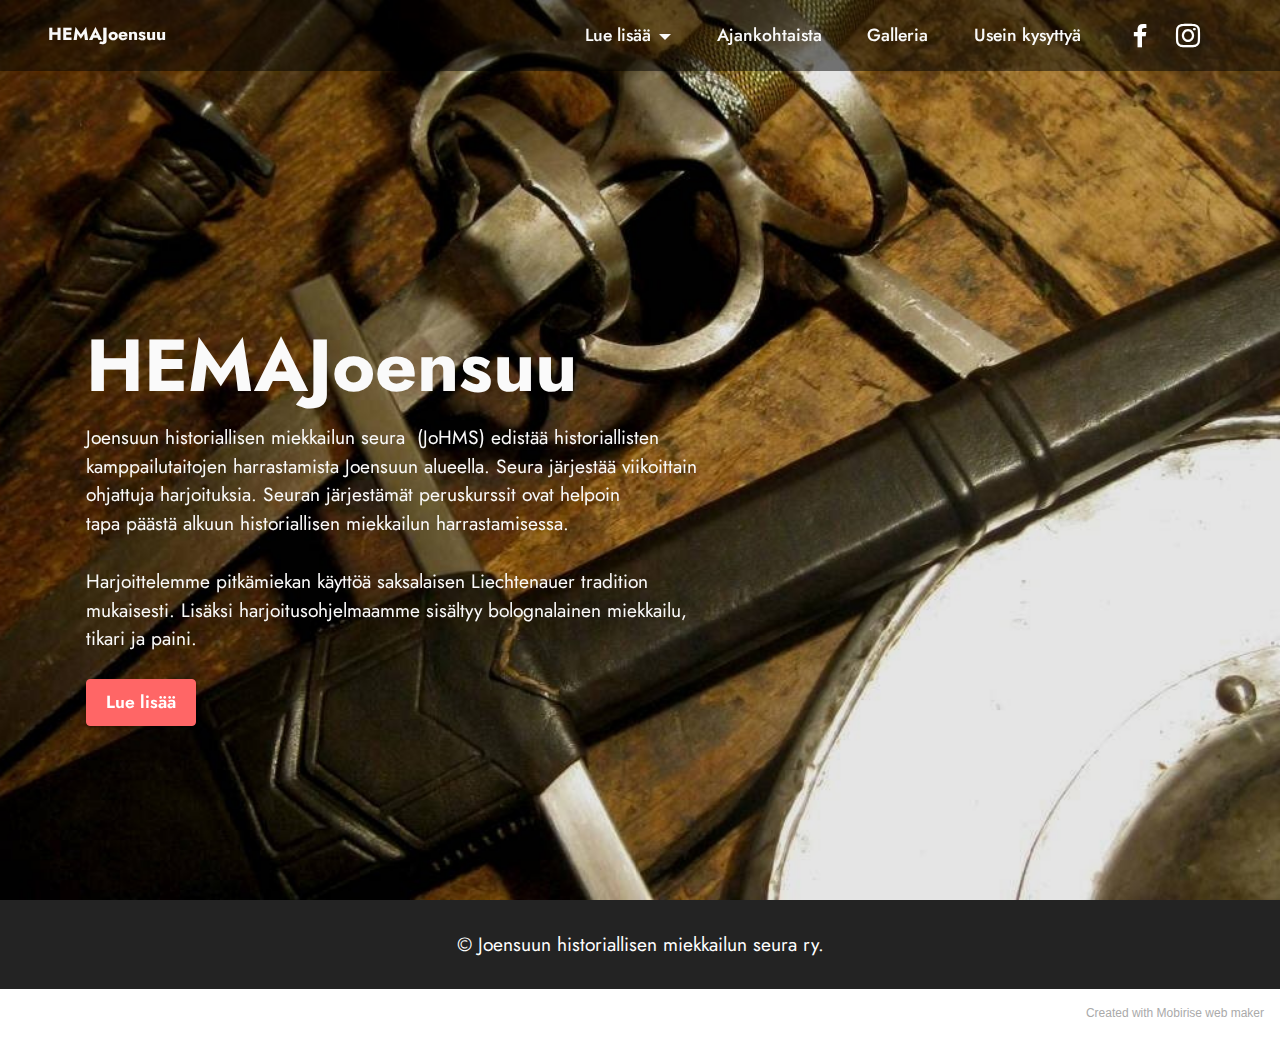
<file: index.html>
<!DOCTYPE html>
<html  >
<head>
  <!-- Site made with Mobirise Website Builder v5.4.1, https://mobirise.com -->
  <meta charset="UTF-8">
  <meta http-equiv="X-UA-Compatible" content="IE=edge">
  <meta name="generator" content="Mobirise v5.4.1, mobirise.com">
  <meta name="viewport" content="width=device-width, initial-scale=1, minimum-scale=1">
  <link rel="shortcut icon" href="assets/images/crossedswords-128x128.png" type="image/x-icon">
  <meta name="description" content="">
  
  
  <title>Koti</title>
  <link rel="stylesheet" href="assets/bootstrap/css/bootstrap.min.css">
  <link rel="stylesheet" href="assets/bootstrap/css/bootstrap-grid.min.css">
  <link rel="stylesheet" href="assets/bootstrap/css/bootstrap-reboot.min.css">
  <link rel="stylesheet" href="assets/parallax/jarallax.css">
  <link rel="stylesheet" href="assets/dropdown/css/style.css">
  <link rel="stylesheet" href="assets/socicon/css/styles.css">
  <link rel="stylesheet" href="assets/theme/css/style.css">
  <link rel="preload" href="https://fonts.googleapis.com/css?family=Jost:100,200,300,400,500,600,700,800,900,100i,200i,300i,400i,500i,600i,700i,800i,900i&display=swap" as="style" onload="this.onload=null;this.rel='stylesheet'">
  <noscript><link rel="stylesheet" href="https://fonts.googleapis.com/css?family=Jost:100,200,300,400,500,600,700,800,900,100i,200i,300i,400i,500i,600i,700i,800i,900i&display=swap"></noscript>
  <link rel="preload" as="style" href="assets/mobirise/css/mbr-additional.css"><link rel="stylesheet" href="assets/mobirise/css/mbr-additional.css" type="text/css">
  
  
  
  
</head>
<body>
  
  <section data-bs-version="5.1" class="menu menu3 cid-siMtjg2NMk" once="menu" id="menu3-1">
    
    <nav class="navbar navbar-dropdown navbar-fixed-top navbar-expand-lg">
        <div class="container-fluid">
            <div class="navbar-brand">
                
                <span class="navbar-caption-wrap"><a class="navbar-caption text-white text-primary display-4" href="index.html">HEMAJoensuu</a></span>
            </div>
            <button class="navbar-toggler" type="button" data-toggle="collapse" data-bs-toggle="collapse" data-target="#navbarSupportedContent" data-bs-target="#navbarSupportedContent" aria-controls="navbarNavAltMarkup" aria-expanded="false" aria-label="Toggle navigation">
                <div class="hamburger">
                    <span></span>
                    <span></span>
                    <span></span>
                    <span></span>
                </div>
            </button>
            <div class="collapse navbar-collapse" id="navbarSupportedContent">
                <ul class="navbar-nav nav-dropdown nav-right" data-app-modern-menu="true"><li class="nav-item dropdown"><a class="nav-link link text-white text-primary dropdown-toggle display-4" href="#" data-toggle="dropdown-submenu" data-bs-toggle="dropdown" aria-expanded="false">Lue lisää</a><div class="dropdown-menu"><a class="text-white text-primary dropdown-item display-4" href="readmore.html" aria-expanded="false">Tietoa lajista</a><a class="text-white text-primary dropdown-item display-4" href="contact.html">Ota yhteyttä</a></div></li>
                    <li class="nav-item"><a class="nav-link link text-white text-primary display-4" href="needtoknow.html">Ajankohtaista</a></li><li class="nav-item"><a class="nav-link link text-white text-primary display-4" href="gallery.html">Galleria</a></li>
                    <li class="nav-item"><a class="nav-link link text-white text-primary display-4" href="faq.html" aria-expanded="false">Usein kysyttyä</a>
                    </li></ul>
                <div class="icons-menu">
                    <a class="iconfont-wrapper" href="https://www.facebook.com/joensuuhms" target="_blank">
                        <span class="p-2 mbr-iconfont socicon-facebook socicon"></span>
                    </a>
                    <a class="iconfont-wrapper" href="https://www.instagram.com/joensuuhms/" target="_blank">
                        <span class="p-2 mbr-iconfont socicon-instagram socicon"></span>
                    </a>
                    
                    
                </div>
                
            </div>
        </div>
    </nav>
</section>

<section data-bs-version="5.1" class="header1 cid-siMtefG9Xg mbr-fullscreen mbr-parallax-background" id="header1-0">

    

    

    <div class="container">
        <div class="row">
            <div class="col-12 col-lg-7">
                <h1 class="mbr-section-title mbr-fonts-style mb-3 display-1"><strong><br></strong><br><strong>HEMAJoensuu</strong></h1>
                
                <p class="mbr-text mbr-fonts-style display-7">Joensuun historiallisen miekkailun seura &nbsp;(JoHMS) edistää historiallisten kamppailutaitojen harrastamista Joensuun alueella.&nbsp;Seura järjestää viikoittain ohjattuja harjoituksia. Seuran järjestämät peruskurssit ovat helpoin tapa&nbsp;päästä&nbsp;alkuun historiallisen miekkailun harrastamisessa.<br><br>Harjoittelemme pitkämiekan käyttöä saksalaisen Liechtenauer tradition mukaisesti. Lisäksi harjoitusohjelmaamme sisältyy bolognalainen miekkailu, tikari ja paini.</p>
                <div class="mbr-section-btn mt-3"><a class="btn btn-secondary display-4" href="readmore.html">Lue lisää</a></div>
            </div>
        </div>
    </div>
</section>

<section data-bs-version="5.1" class="footer7 cid-siNSGOagMr" once="footers" id="footer7-g">

    

    

    <div class="container">
        <div class="media-container-row align-center mbr-white">
            <div class="col-12">
                <p class="mbr-text mb-0 mbr-fonts-style display-7">
                    © Joensuun historiallisen miekkailun seura ry.</p>
            </div>
        </div>
    </div>
</section><section style="background-color: #fff; font-family: -apple-system, BlinkMacSystemFont, 'Segoe UI', 'Roboto', 'Helvetica Neue', Arial, sans-serif; color:#aaa; font-size:12px; padding: 0; align-items: center; display: flex;"><a href="https://mobirise.site/z" style="flex: 1 1; height: 3rem; padding-left: 1rem;"></a><p style="flex: 0 0 auto; margin:0; padding-right:1rem;"><a href="https://mobirise.site/i" style="color:#aaa;">Created with Mobirise</a> web maker</p></section><script src="assets/bootstrap/js/bootstrap.bundle.min.js"></script>  <script src="assets/parallax/jarallax.js"></script>  <script src="assets/smoothscroll/smooth-scroll.js"></script>  <script src="assets/ytplayer/index.js"></script>  <script src="assets/dropdown/js/navbar-dropdown.js"></script>  <script src="assets/theme/js/script.js"></script>  
  
  
 <div id="scrollToTop" class="scrollToTop mbr-arrow-up"><a style="text-align: center;"><i class="mbr-arrow-up-icon mbr-arrow-up-icon-cm cm-icon cm-icon-smallarrow-up"></i></a></div>
  </body>
</html>
</file>
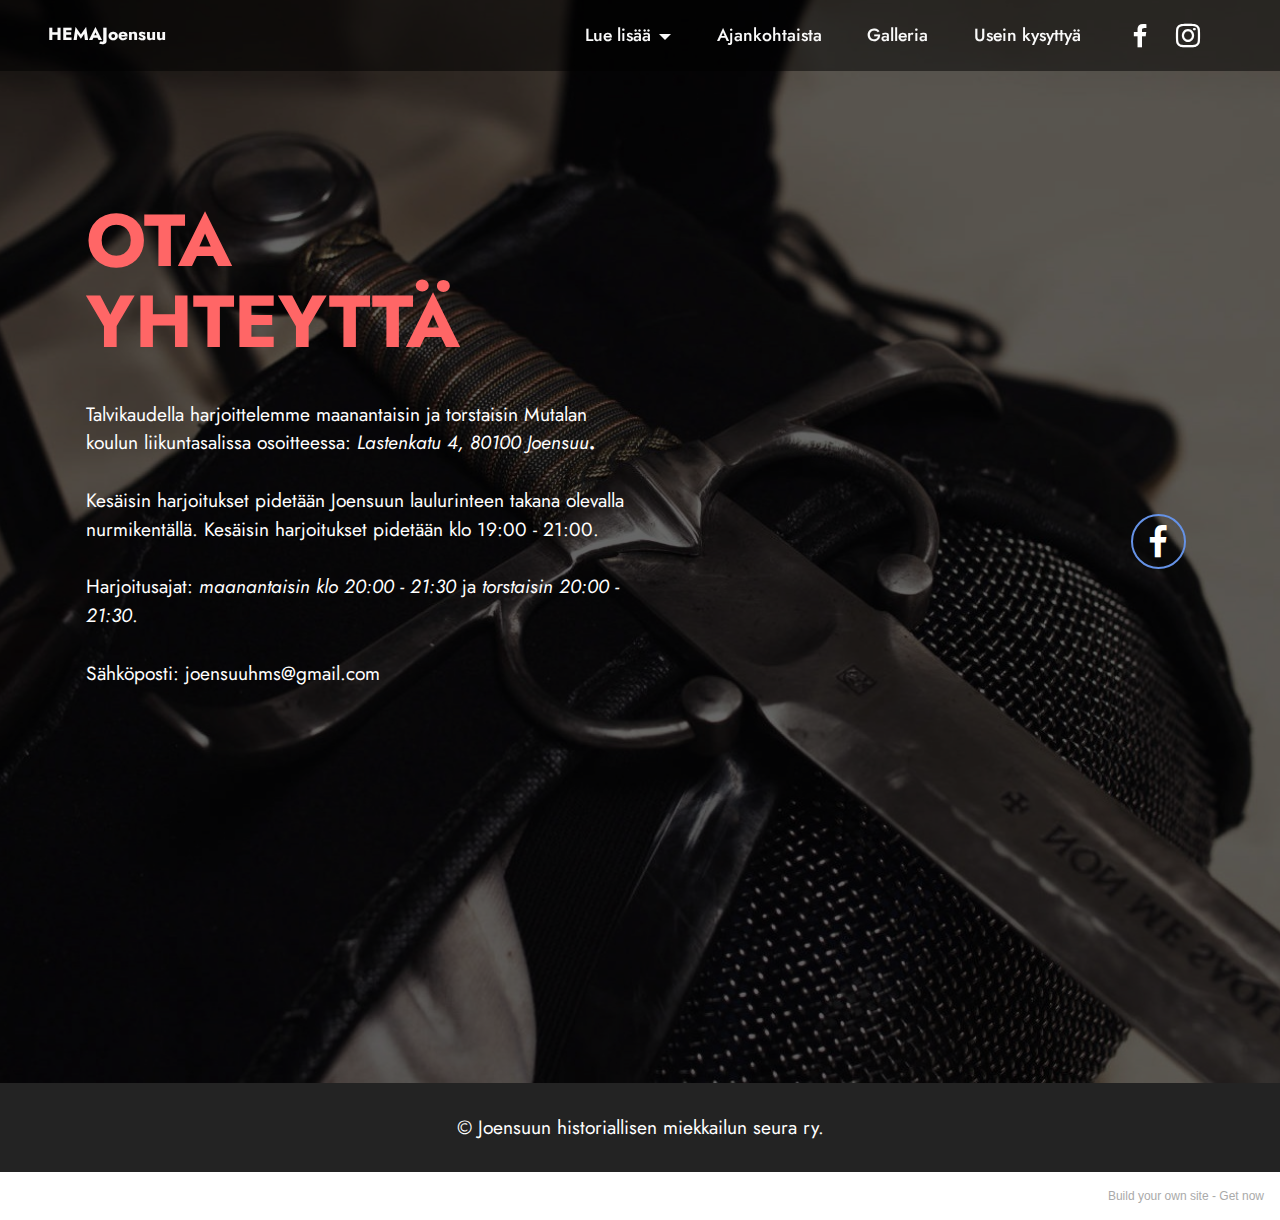
<file: contact.html>
<!DOCTYPE html>
<html  >
<head>
  <!-- Site made with Mobirise Website Builder v5.4.1, https://mobirise.com -->
  <meta charset="UTF-8">
  <meta http-equiv="X-UA-Compatible" content="IE=edge">
  <meta name="generator" content="Mobirise v5.4.1, mobirise.com">
  <meta name="viewport" content="width=device-width, initial-scale=1, minimum-scale=1">
  <link rel="shortcut icon" href="assets/images/crossedswords-128x128.png" type="image/x-icon">
  <meta name="description" content="">
  
  
  <title>Ota yhteyttä</title>
  <link rel="stylesheet" href="assets/bootstrap/css/bootstrap.min.css">
  <link rel="stylesheet" href="assets/bootstrap/css/bootstrap-grid.min.css">
  <link rel="stylesheet" href="assets/bootstrap/css/bootstrap-reboot.min.css">
  <link rel="stylesheet" href="assets/parallax/jarallax.css">
  <link rel="stylesheet" href="assets/dropdown/css/style.css">
  <link rel="stylesheet" href="assets/socicon/css/styles.css">
  <link rel="stylesheet" href="assets/theme/css/style.css">
  <link rel="preload" href="https://fonts.googleapis.com/css?family=Jost:100,200,300,400,500,600,700,800,900,100i,200i,300i,400i,500i,600i,700i,800i,900i&display=swap" as="style" onload="this.onload=null;this.rel='stylesheet'">
  <noscript><link rel="stylesheet" href="https://fonts.googleapis.com/css?family=Jost:100,200,300,400,500,600,700,800,900,100i,200i,300i,400i,500i,600i,700i,800i,900i&display=swap"></noscript>
  <link rel="preload" as="style" href="assets/mobirise/css/mbr-additional.css"><link rel="stylesheet" href="assets/mobirise/css/mbr-additional.css" type="text/css">
  
  
  
  
</head>
<body>
  
  <section data-bs-version="5.1" class="menu menu3 cid-siMtjg2NMk" once="menu" id="menu3-18">
    
    <nav class="navbar navbar-dropdown navbar-fixed-top navbar-expand-lg">
        <div class="container-fluid">
            <div class="navbar-brand">
                
                <span class="navbar-caption-wrap"><a class="navbar-caption text-white text-primary display-4" href="index.html">HEMAJoensuu</a></span>
            </div>
            <button class="navbar-toggler" type="button" data-toggle="collapse" data-bs-toggle="collapse" data-target="#navbarSupportedContent" data-bs-target="#navbarSupportedContent" aria-controls="navbarNavAltMarkup" aria-expanded="false" aria-label="Toggle navigation">
                <div class="hamburger">
                    <span></span>
                    <span></span>
                    <span></span>
                    <span></span>
                </div>
            </button>
            <div class="collapse navbar-collapse" id="navbarSupportedContent">
                <ul class="navbar-nav nav-dropdown nav-right" data-app-modern-menu="true"><li class="nav-item dropdown"><a class="nav-link link text-white text-primary dropdown-toggle display-4" href="#" data-toggle="dropdown-submenu" data-bs-toggle="dropdown" aria-expanded="false">Lue lisää</a><div class="dropdown-menu"><a class="text-white text-primary dropdown-item display-4" href="readmore.html" aria-expanded="false">Tietoa lajista</a><a class="text-white text-primary dropdown-item display-4" href="contact.html">Ota yhteyttä</a></div></li>
                    <li class="nav-item"><a class="nav-link link text-white text-primary display-4" href="needtoknow.html">Ajankohtaista</a></li><li class="nav-item"><a class="nav-link link text-white text-primary display-4" href="gallery.html">Galleria</a></li>
                    <li class="nav-item"><a class="nav-link link text-white text-primary display-4" href="faq.html" aria-expanded="false">Usein kysyttyä</a>
                    </li></ul>
                <div class="icons-menu">
                    <a class="iconfont-wrapper" href="https://www.facebook.com/joensuuhms" target="_blank">
                        <span class="p-2 mbr-iconfont socicon-facebook socicon"></span>
                    </a>
                    <a class="iconfont-wrapper" href="https://www.instagram.com/joensuuhms/" target="_blank">
                        <span class="p-2 mbr-iconfont socicon-instagram socicon"></span>
                    </a>
                    
                    
                </div>
                
            </div>
        </div>
    </nav>
</section>

<section data-bs-version="5.1" class="contacts4 cid-siYjBQ15OX" id="contacts4-1d">

    

    <div class="mbr-overlay" style="opacity: 0.6; background-color: rgb(0, 0, 0);">
    </div>

    <div class="container">
        <div class="row align-items-center justify-content-center">
            <div class="text-content col-12 col-md-6">
                <h2 class="mbr-section-title mbr-fonts-style display-1"><strong><br></strong><strong>OTA YHTEYTTÄ</strong><strong><br></strong></h2>
                <p class="mbr-text mbr-fonts-style display-7"><br>Talvikaudella harjoittelemme maanantaisin ja torstaisin Mutalan koulun liikuntasalissa osoitteessa: <em>Lastenkatu 4, 80100 Joensuu</em><strong>.</strong><br>
<br>Kesäisin harjoitukset pidetään Joensuun laulurinteen takana olevalla nurmikentällä. Kesäisin harjoitukset pidetään klo 19:00 - 21:00.<br>
<br>Harjoitusajat: <em>maanantaisin  klo 20:00 - 21:30</em> ja <em>torstaisin 20:00 - 21:30</em>.&nbsp;<br><br>Sähköposti: joensuuhms@gmail.com<br><br><br><br><br><br><br><br><br><br></p>
            </div>
            <div class="icons d-flex align-items-center col-12 col-md-6 justify-content-end mt-md-0 mt-2 flex-wrap">
                <a href="https://www.facebook.com/joensuuhms" target="_blank">
                    <span class="mbr-iconfont mbr-iconfont-social socicon-facebook socicon" style="color: rgb(255, 255, 255); fill: rgb(255, 255, 255);"></span>
                </a>
                
                
                
                
                
                
                
                
                
            </div>
        </div>
    </div>
    
</section>

<section data-bs-version="5.1" class="footer7 cid-siNSGOagMr" once="footers" id="footer7-19">

    

    

    <div class="container">
        <div class="media-container-row align-center mbr-white">
            <div class="col-12">
                <p class="mbr-text mb-0 mbr-fonts-style display-7">
                    © Joensuun historiallisen miekkailun seura ry.</p>
            </div>
        </div>
    </div>
</section><section style="background-color: #fff; font-family: -apple-system, BlinkMacSystemFont, 'Segoe UI', 'Roboto', 'Helvetica Neue', Arial, sans-serif; color:#aaa; font-size:12px; padding: 0; align-items: center; display: flex;"><a href="https://mobirise.site/t" style="flex: 1 1; height: 3rem; padding-left: 1rem;"></a><p style="flex: 0 0 auto; margin:0; padding-right:1rem;">Build your own site - <a href="https://mobirise.site/v" style="color:#aaa;">Get now</a></p></section><script src="assets/bootstrap/js/bootstrap.bundle.min.js"></script>  <script src="assets/parallax/jarallax.js"></script>  <script src="assets/smoothscroll/smooth-scroll.js"></script>  <script src="assets/ytplayer/index.js"></script>  <script src="assets/dropdown/js/navbar-dropdown.js"></script>  <script src="assets/sociallikes/social-likes.js"></script>  <script src="assets/theme/js/script.js"></script>  
  
  
 <div id="scrollToTop" class="scrollToTop mbr-arrow-up"><a style="text-align: center;"><i class="mbr-arrow-up-icon mbr-arrow-up-icon-cm cm-icon cm-icon-smallarrow-up"></i></a></div>
  </body>
</html>
</file>
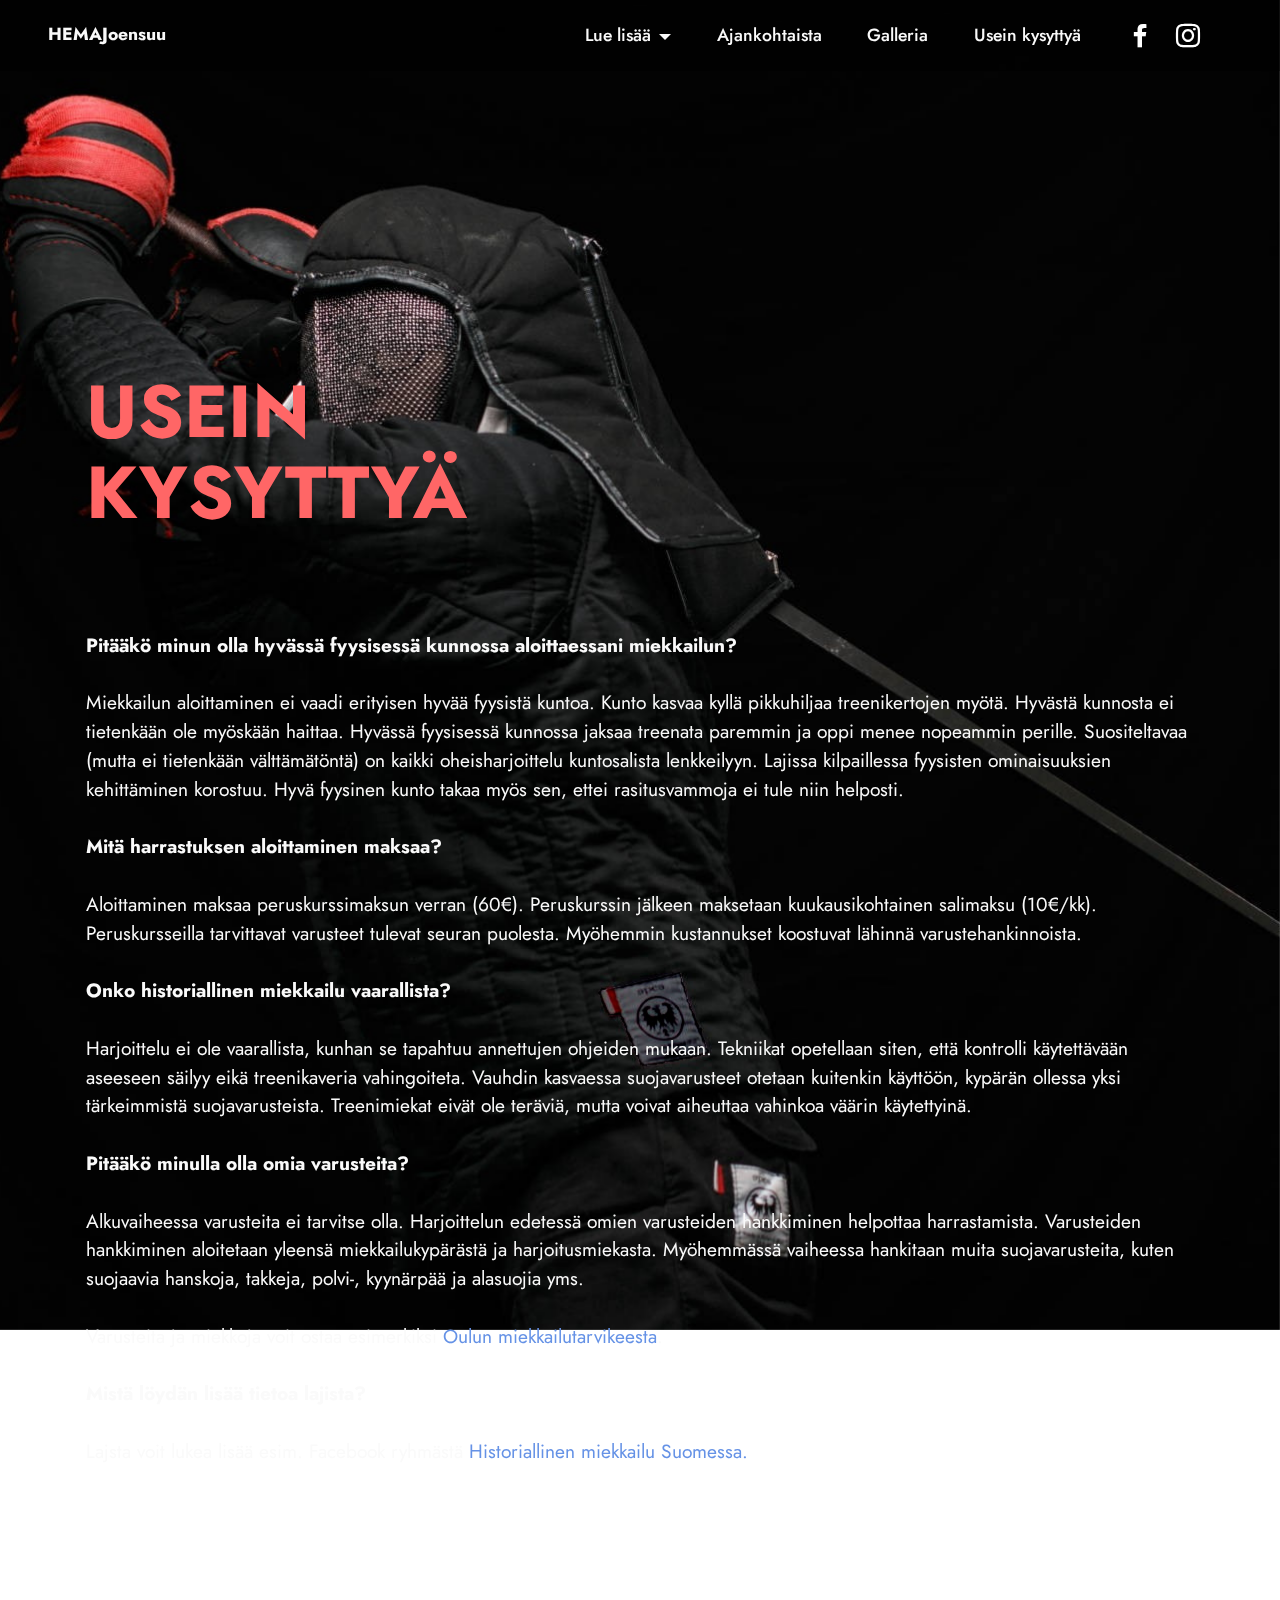
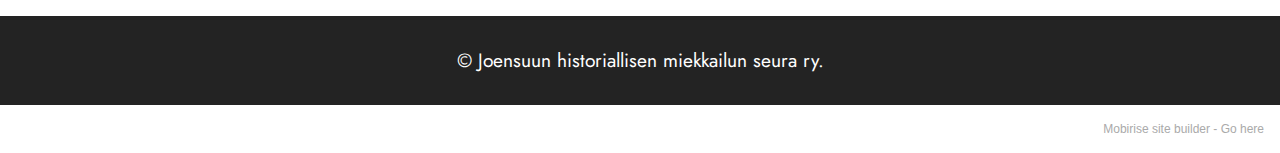
<file: faq.html>
<!DOCTYPE html>
<html  >
<head>
  <!-- Site made with Mobirise Website Builder v5.4.1, https://mobirise.com -->
  <meta charset="UTF-8">
  <meta http-equiv="X-UA-Compatible" content="IE=edge">
  <meta name="generator" content="Mobirise v5.4.1, mobirise.com">
  <meta name="viewport" content="width=device-width, initial-scale=1, minimum-scale=1">
  <link rel="shortcut icon" href="assets/images/crossedswords-128x128.png" type="image/x-icon">
  <meta name="description" content="">
  
  
  <title>Usein kysyttyä</title>
  <link rel="stylesheet" href="assets/bootstrap/css/bootstrap.min.css">
  <link rel="stylesheet" href="assets/bootstrap/css/bootstrap-grid.min.css">
  <link rel="stylesheet" href="assets/bootstrap/css/bootstrap-reboot.min.css">
  <link rel="stylesheet" href="assets/parallax/jarallax.css">
  <link rel="stylesheet" href="assets/dropdown/css/style.css">
  <link rel="stylesheet" href="assets/socicon/css/styles.css">
  <link rel="stylesheet" href="assets/theme/css/style.css">
  <link rel="preload" href="https://fonts.googleapis.com/css?family=Jost:100,200,300,400,500,600,700,800,900,100i,200i,300i,400i,500i,600i,700i,800i,900i&display=swap" as="style" onload="this.onload=null;this.rel='stylesheet'">
  <noscript><link rel="stylesheet" href="https://fonts.googleapis.com/css?family=Jost:100,200,300,400,500,600,700,800,900,100i,200i,300i,400i,500i,600i,700i,800i,900i&display=swap"></noscript>
  <link rel="preload" as="style" href="assets/mobirise/css/mbr-additional.css"><link rel="stylesheet" href="assets/mobirise/css/mbr-additional.css" type="text/css">
  
  
  
  
</head>
<body>
  
  <section data-bs-version="5.1" class="menu menu3 cid-siNSjnFFhs" once="menu" id="menu3-d">
    
    <nav class="navbar navbar-dropdown navbar-fixed-top navbar-expand-lg">
        <div class="container-fluid">
            <div class="navbar-brand">
                
                <span class="navbar-caption-wrap"><a class="navbar-caption text-white text-primary display-4" href="index.html">HEMAJoensuu</a></span>
            </div>
            <button class="navbar-toggler" type="button" data-toggle="collapse" data-bs-toggle="collapse" data-target="#navbarSupportedContent" data-bs-target="#navbarSupportedContent" aria-controls="navbarNavAltMarkup" aria-expanded="false" aria-label="Toggle navigation">
                <div class="hamburger">
                    <span></span>
                    <span></span>
                    <span></span>
                    <span></span>
                </div>
            </button>
            <div class="collapse navbar-collapse" id="navbarSupportedContent">
                <ul class="navbar-nav nav-dropdown nav-right" data-app-modern-menu="true"><li class="nav-item dropdown"><a class="nav-link link text-white text-primary dropdown-toggle display-4" href="#" data-toggle="dropdown-submenu" data-bs-toggle="dropdown" aria-expanded="false">Lue lisää</a><div class="dropdown-menu"><a class="text-white text-primary dropdown-item display-4" href="readmore.html" aria-expanded="false">Tietoa lajista</a><a class="text-white text-primary dropdown-item display-4" href="contact.html">Ota yhteyttä</a></div></li>
                    <li class="nav-item"><a class="nav-link link text-white text-primary display-4" href="needtoknow.html">Ajankohtaista</a></li><li class="nav-item"><a class="nav-link link text-white text-primary display-4" href="gallery.html">Galleria</a></li>
                    <li class="nav-item"><a class="nav-link link text-white text-primary display-4" href="faq.html" aria-expanded="false">Usein kysyttyä</a>
                    </li></ul>
                <div class="icons-menu">
                    <a class="iconfont-wrapper" href="https://www.facebook.com/joensuuhms" target="_blank">
                        <span class="p-2 mbr-iconfont socicon-facebook socicon"></span>
                    </a>
                    <a class="iconfont-wrapper" href="https://www.instagram.com/joensuuhms/" target="_blank">
                        <span class="p-2 mbr-iconfont socicon-instagram socicon"></span>
                    </a>
                    
                    
                </div>
                
            </div>
        </div>
    </nav>
</section>

<section data-bs-version="5.1" class="header1 cid-siNSjolri6 mbr-fullscreen mbr-parallax-background" id="header1-e">

    

    

    <div class="container">
        <div class="row">
            <div class="col-12 col-lg-12">
                <h1 class="mbr-section-title mbr-fonts-style mb-3 display-1"><br><strong><br></strong><br><br><strong>USEIN </strong><br><strong>KYSYTTYÄ</strong><br><strong><br></strong></h1>
                
                <p class="mbr-text mbr-fonts-style display-7"><strong>Pitääkö minun olla hyvässä fyysisessä kunnossa aloittaessani miekkailun?</strong><br><br>Miekkailun aloittaminen ei vaadi erityisen hyvää fyysistä kuntoa. Kunto kasvaa kyllä pikkuhiljaa treenikertojen myötä.&nbsp;Hyvästä kunnosta ei tietenkään ole myöskään haittaa. Hyvässä fyysisessä kunnossa jaksaa treenata paremmin ja oppi menee&nbsp;nopeammin perille. Suositeltavaa (mutta ei tietenkään välttämätöntä) on kaikki oheisharjoittelu kuntosalista lenkkeilyyn. Lajissa kilpaillessa fyysisten ominaisuuksien kehittäminen korostuu. Hyvä fyysinen kunto takaa myös sen, ettei rasitusvammoja ei tule niin helposti.<br><br><strong>Mitä harrastuksen aloittaminen maksaa?</strong><br><br>Aloittaminen&nbsp;maksaa peruskurssimaksun verran (60€). Peruskurssin jälkeen maksetaan kuukausikohtainen salimaksu (10€/kk). Peruskursseilla tarvittavat varusteet tulevat seuran puolesta. Myöhemmin kustannukset koostuvat lähinnä varustehankinnoista.<br><br><strong>Onko&nbsp;historiallinen miekkailu&nbsp;vaarallista?</strong><br><br>Harjoittelu ei ole vaarallista, kunhan se tapahtuu annettujen ohjeiden mukaan. Tekniikat opetellaan siten, että kontrolli käytettävään aseeseen säilyy eikä treenikaveria vahingoiteta. Vauhdin kasvaessa suojavarusteet otetaan kuitenkin käyttöön, kypärän ollessa yksi tärkeimmistä suojavarusteista. Treenimiekat eivät ole teräviä, mutta voivat aiheuttaa vahinkoa väärin käytettyinä.<br><br><strong>Pitääkö minulla olla omia varusteita?</strong><br><br>Alkuvaiheessa varusteita ei tarvitse olla.&nbsp;Harjoittelun edetessä omien varusteiden hankkiminen helpottaa harrastamista. Varusteiden hankkiminen aloitetaan yleensä miekkailukypärästä ja harjoitusmiekasta. Myöhemmässä vaiheessa hankitaan muita suojavarusteita, kuten suojaavia hanskoja, takkeja, polvi-, kyynärpää ja alasuojia yms. <br><br>Varusteita ja miekkoja voit ostaa esimerkiksi <a href="https://www.miekkailutarvike.fi/" class="text-primary" target="_blank">Oulun miekkailutarvikeesta</a>.<br><br><strong>Mistä löydän lisää tietoa lajista?</strong><br><br>Lajsta voit lukea lisää esim. Facebook ryhmästä <a href="https://www.facebook.com/groups/233451293507152/" class="text-primary" target="_blank">Historiallinen miekkailu Suomessa.</a><br><br><br><br></p>
                
            </div>
        </div>
    </div>
</section>

<section data-bs-version="5.1" class="footer7 cid-siNSGOagMr" once="footers" id="footer7-g">

    

    

    <div class="container">
        <div class="media-container-row align-center mbr-white">
            <div class="col-12">
                <p class="mbr-text mb-0 mbr-fonts-style display-7">
                    © Joensuun historiallisen miekkailun seura ry.</p>
            </div>
        </div>
    </div>
</section><section style="background-color: #fff; font-family: -apple-system, BlinkMacSystemFont, 'Segoe UI', 'Roboto', 'Helvetica Neue', Arial, sans-serif; color:#aaa; font-size:12px; padding: 0; align-items: center; display: flex;"><a href="https://mobirise.site/r" style="flex: 1 1; height: 3rem; padding-left: 1rem;"></a><p style="flex: 0 0 auto; margin:0; padding-right:1rem;">Mobirise site builder - <a href="https://mobirise.site/n" style="color:#aaa;">Go here</a></p></section><script src="assets/bootstrap/js/bootstrap.bundle.min.js"></script>  <script src="assets/parallax/jarallax.js"></script>  <script src="assets/smoothscroll/smooth-scroll.js"></script>  <script src="assets/ytplayer/index.js"></script>  <script src="assets/dropdown/js/navbar-dropdown.js"></script>  <script src="assets/theme/js/script.js"></script>  
  
  
 <div id="scrollToTop" class="scrollToTop mbr-arrow-up"><a style="text-align: center;"><i class="mbr-arrow-up-icon mbr-arrow-up-icon-cm cm-icon cm-icon-smallarrow-up"></i></a></div>
  </body>
</html>
</file>
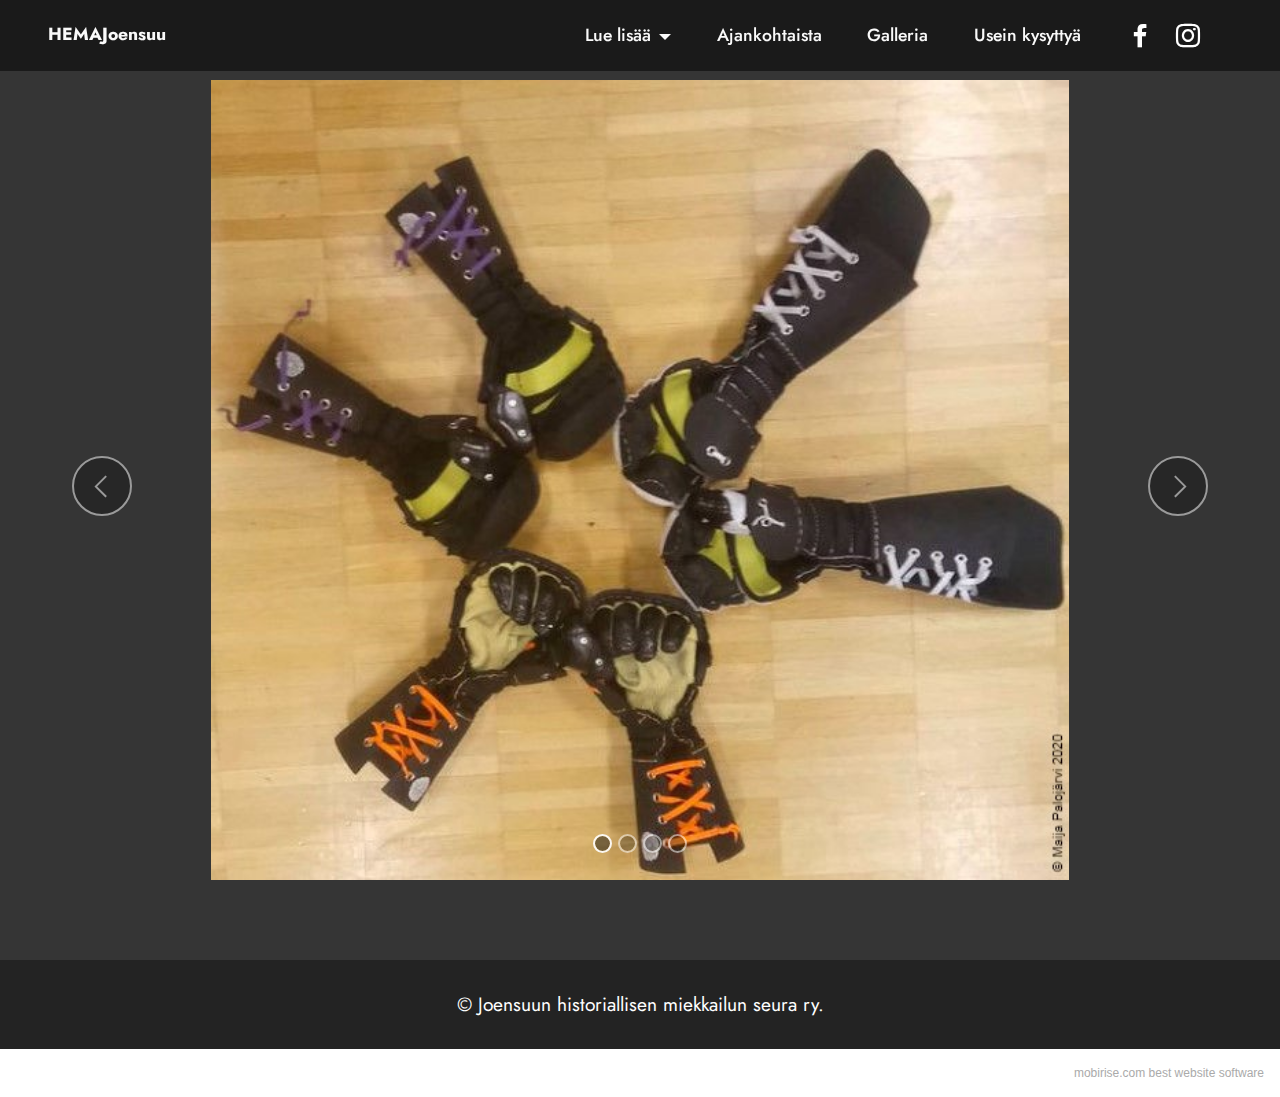
<file: gallery.html>
<!DOCTYPE html>
<html  >
<head>
  <!-- Site made with Mobirise Website Builder v5.4.1, https://mobirise.com -->
  <meta charset="UTF-8">
  <meta http-equiv="X-UA-Compatible" content="IE=edge">
  <meta name="generator" content="Mobirise v5.4.1, mobirise.com">
  <meta name="viewport" content="width=device-width, initial-scale=1, minimum-scale=1">
  <link rel="shortcut icon" href="assets/images/crossedswords-128x128.png" type="image/x-icon">
  <meta name="description" content="">
  
  
  <title>Galleria</title>
  <link rel="stylesheet" href="assets/web/assets/mobirise-icons2/mobirise2.css">
  <link rel="stylesheet" href="assets/bootstrap/css/bootstrap.min.css">
  <link rel="stylesheet" href="assets/bootstrap/css/bootstrap-grid.min.css">
  <link rel="stylesheet" href="assets/bootstrap/css/bootstrap-reboot.min.css">
  <link rel="stylesheet" href="assets/dropdown/css/style.css">
  <link rel="stylesheet" href="assets/socicon/css/styles.css">
  <link rel="stylesheet" href="assets/theme/css/style.css">
  <link rel="preload" href="https://fonts.googleapis.com/css?family=Jost:100,200,300,400,500,600,700,800,900,100i,200i,300i,400i,500i,600i,700i,800i,900i&display=swap" as="style" onload="this.onload=null;this.rel='stylesheet'">
  <noscript><link rel="stylesheet" href="https://fonts.googleapis.com/css?family=Jost:100,200,300,400,500,600,700,800,900,100i,200i,300i,400i,500i,600i,700i,800i,900i&display=swap"></noscript>
  <link rel="preload" as="style" href="assets/mobirise/css/mbr-additional.css"><link rel="stylesheet" href="assets/mobirise/css/mbr-additional.css" type="text/css">
  
  
  
  
</head>
<body>
  
  <section data-bs-version="5.1" class="menu menu3 cid-siNSjnFFhs" once="menu" id="menu3-u">
    
    <nav class="navbar navbar-dropdown navbar-fixed-top navbar-expand-lg">
        <div class="container-fluid">
            <div class="navbar-brand">
                
                <span class="navbar-caption-wrap"><a class="navbar-caption text-white text-primary display-4" href="index.html">HEMAJoensuu</a></span>
            </div>
            <button class="navbar-toggler" type="button" data-toggle="collapse" data-bs-toggle="collapse" data-target="#navbarSupportedContent" data-bs-target="#navbarSupportedContent" aria-controls="navbarNavAltMarkup" aria-expanded="false" aria-label="Toggle navigation">
                <div class="hamburger">
                    <span></span>
                    <span></span>
                    <span></span>
                    <span></span>
                </div>
            </button>
            <div class="collapse navbar-collapse" id="navbarSupportedContent">
                <ul class="navbar-nav nav-dropdown nav-right" data-app-modern-menu="true"><li class="nav-item dropdown"><a class="nav-link link text-white text-primary dropdown-toggle display-4" href="#" data-toggle="dropdown-submenu" data-bs-toggle="dropdown" aria-expanded="false">Lue lisää</a><div class="dropdown-menu"><a class="text-white text-primary dropdown-item display-4" href="readmore.html" aria-expanded="false">Tietoa lajista</a><a class="text-white text-primary dropdown-item display-4" href="contact.html">Ota yhteyttä</a></div></li>
                    <li class="nav-item"><a class="nav-link link text-white text-primary display-4" href="needtoknow.html">Ajankohtaista</a></li><li class="nav-item"><a class="nav-link link text-white text-primary display-4" href="gallery.html">Galleria</a></li>
                    <li class="nav-item"><a class="nav-link link text-white text-primary display-4" href="faq.html" aria-expanded="false">Usein kysyttyä</a>
                    </li></ul>
                <div class="icons-menu">
                    <a class="iconfont-wrapper" href="https://www.facebook.com/joensuuhms" target="_blank">
                        <span class="p-2 mbr-iconfont socicon-facebook socicon"></span>
                    </a>
                    <a class="iconfont-wrapper" href="https://www.instagram.com/joensuuhms/" target="_blank">
                        <span class="p-2 mbr-iconfont socicon-instagram socicon"></span>
                    </a>
                    
                    
                </div>
                
            </div>
        </div>
    </nav>
</section>

<section data-bs-version="5.1" class="slider2 cid-sIuobC6qRT" id="slider2-1p">
    

    
    <div class="container-fluid">
        <div class="row justify-content-center">
            <div class="col-12 col-md-10 col-lg-12">
                <div class="carousel slide carousel-fade" id="sIvEZvmtoN" data-interval="5000" data-bs-interval="5000">
                    
                    <ol class="carousel-indicators">
                        <li data-slide-to="0" data-bs-slide-to="0" class="active" data-target="#sIvEZvmtoN" data-bs-target="#sIvEZvmtoN"></li>
                        <li data-slide-to="1" data-bs-slide-to="1" data-target="#sIvEZvmtoN" data-bs-target="#sIvEZvmtoN"></li><li data-slide-to="2" data-bs-slide-to="2" data-target="#sIvEZvmtoN" data-bs-target="#sIvEZvmtoN"></li><li data-slide-to="3" data-bs-slide-to="3" data-target="#sIvEZvmtoN" data-bs-target="#sIvEZvmtoN"></li>
                        
                    </ol>
                    <div class="carousel-inner">
                        
                        <div class="carousel-item slider-image item active">
                            <div class="item-wrapper">
                                <img class="d-block w-100" src="assets/images/hanskat-625x583.jpg">
                                
                            </div>
                        </div>
                        <div class="carousel-item slider-image item">
                            <div class="item-wrapper">
                                <img class="d-block w-100" src="assets/images/miekkailujuttu2-1900x1267.jpg">
                                
                            </div>
                        </div><div class="carousel-item slider-image item">
                            <div class="item-wrapper">
                                <img class="d-block w-100" src="assets/images/seura-1076x605.jpg" data-slide-to="2" data-bs-slide-to="3">
                                
                            </div>
                        </div><div class="carousel-item slider-image item">
                            <div class="item-wrapper">
                                <img class="d-block w-100" src="assets/images/maija-1182x1772.jpg" data-slide-to="3" data-bs-slide-to="3">
                                
                            </div>
                        </div>
                    </div>
                    <a class="carousel-control carousel-control-prev" role="button" data-slide="prev" data-bs-slide="prev" href="#sIvEZvmtoN">
                        <span class="mobi-mbri mobi-mbri-arrow-prev" aria-hidden="true"></span>
                        <span class="sr-only visually-hidden">Previous</span>
                    </a>
                    <a class="carousel-control carousel-control-next" role="button" data-slide="next" data-bs-slide="next" href="#sIvEZvmtoN">
                        <span class="mobi-mbri mobi-mbri-arrow-next" aria-hidden="true"></span>
                        <span class="sr-only visually-hidden">Next</span>
                    </a>
                </div>
            </div>
        </div>
    </div>
</section>

<section data-bs-version="5.1" class="footer7 cid-siNSGOagMr" once="footers" id="footer7-v">

    

    

    <div class="container">
        <div class="media-container-row align-center mbr-white">
            <div class="col-12">
                <p class="mbr-text mb-0 mbr-fonts-style display-7">
                    © Joensuun historiallisen miekkailun seura ry.</p>
            </div>
        </div>
    </div>
</section><section style="background-color: #fff; font-family: -apple-system, BlinkMacSystemFont, 'Segoe UI', 'Roboto', 'Helvetica Neue', Arial, sans-serif; color:#aaa; font-size:12px; padding: 0; align-items: center; display: flex;"><a href="https://mobirise.site/w" style="flex: 1 1; height: 3rem; padding-left: 1rem;"></a><p style="flex: 0 0 auto; margin:0; padding-right:1rem;"><a href="https://mobirise.site" style="color:#aaa;">mobirise.com</a> best website software</p></section><script src="assets/bootstrap/js/bootstrap.bundle.min.js"></script>  <script src="assets/smoothscroll/smooth-scroll.js"></script>  <script src="assets/ytplayer/index.js"></script>  <script src="assets/dropdown/js/navbar-dropdown.js"></script>  <script src="assets/theme/js/script.js"></script>  
  
  
 <div id="scrollToTop" class="scrollToTop mbr-arrow-up"><a style="text-align: center;"><i class="mbr-arrow-up-icon mbr-arrow-up-icon-cm cm-icon cm-icon-smallarrow-up"></i></a></div>
  </body>
</html>
</file>
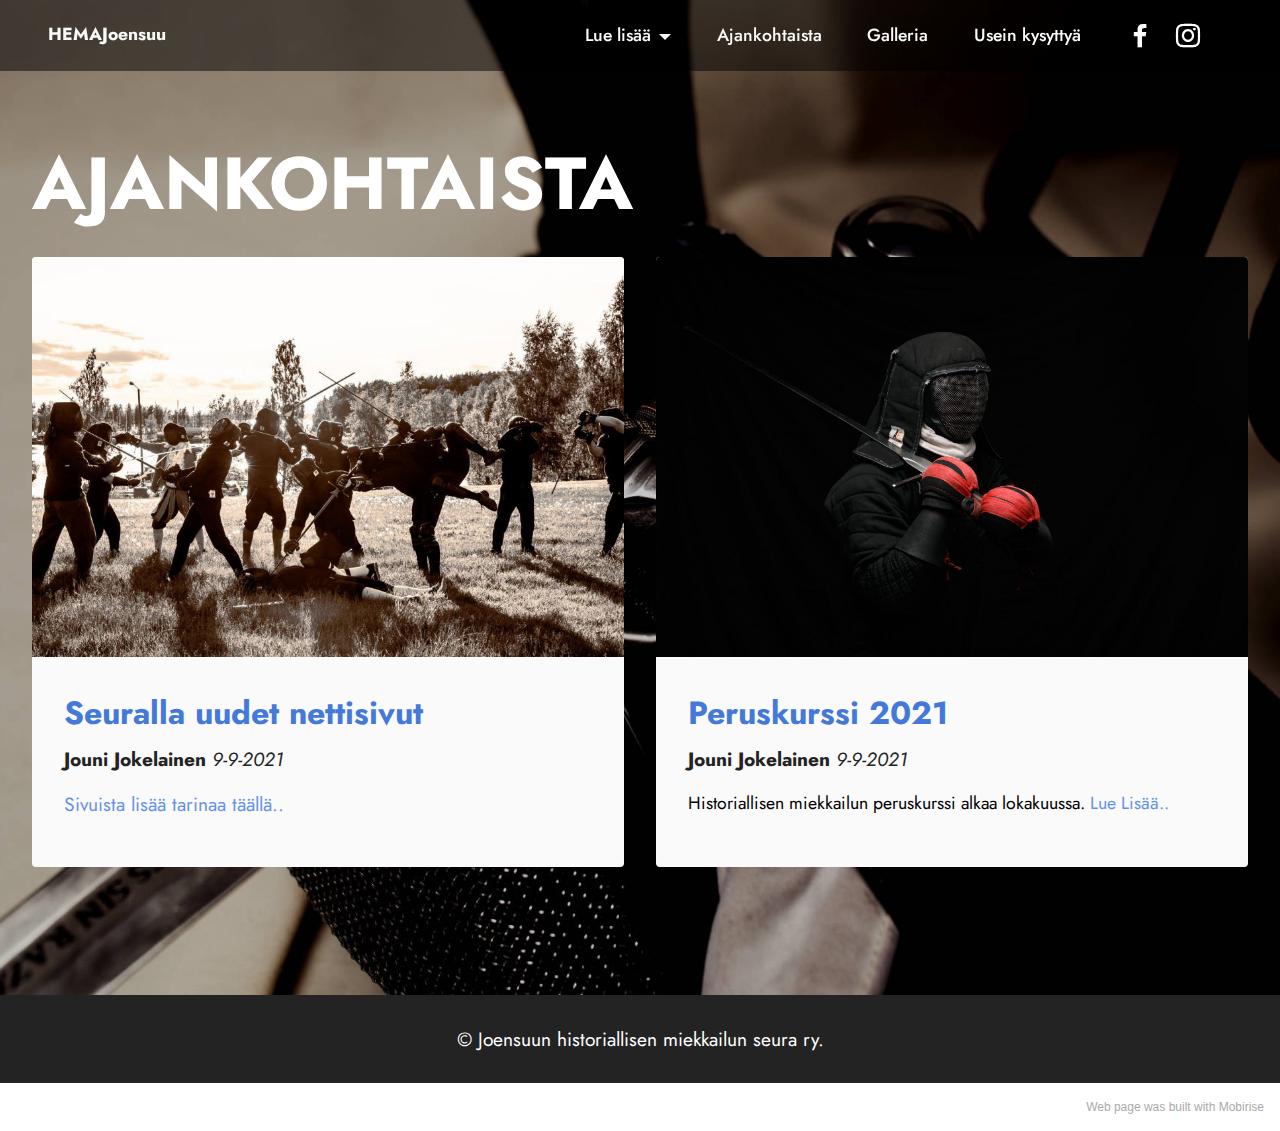
<file: needtoknow.html>
<!DOCTYPE html>
<html  >
<head>
  <!-- Site made with Mobirise Website Builder v5.4.1, https://mobirise.com -->
  <meta charset="UTF-8">
  <meta http-equiv="X-UA-Compatible" content="IE=edge">
  <meta name="generator" content="Mobirise v5.4.1, mobirise.com">
  <meta name="viewport" content="width=device-width, initial-scale=1, minimum-scale=1">
  <link rel="shortcut icon" href="assets/images/crossedswords-128x128.png" type="image/x-icon">
  <meta name="description" content="">
  
  
  <title>Ajankohtaista</title>
  <link rel="stylesheet" href="assets/bootstrap/css/bootstrap.min.css">
  <link rel="stylesheet" href="assets/bootstrap/css/bootstrap-grid.min.css">
  <link rel="stylesheet" href="assets/bootstrap/css/bootstrap-reboot.min.css">
  <link rel="stylesheet" href="assets/dropdown/css/style.css">
  <link rel="stylesheet" href="assets/socicon/css/styles.css">
  <link rel="stylesheet" href="assets/theme/css/style.css">
  <link rel="preload" href="https://fonts.googleapis.com/css?family=Jost:100,200,300,400,500,600,700,800,900,100i,200i,300i,400i,500i,600i,700i,800i,900i&display=swap" as="style" onload="this.onload=null;this.rel='stylesheet'">
  <noscript><link rel="stylesheet" href="https://fonts.googleapis.com/css?family=Jost:100,200,300,400,500,600,700,800,900,100i,200i,300i,400i,500i,600i,700i,800i,900i&display=swap"></noscript>
  <link rel="preload" as="style" href="assets/mobirise/css/mbr-additional.css"><link rel="stylesheet" href="assets/mobirise/css/mbr-additional.css" type="text/css">
  
  
  
  
</head>
<body>
  
  <section data-bs-version="5.1" class="menu menu3 cid-siRbWTLrAU" once="menu" id="menu3-o">
    
    <nav class="navbar navbar-dropdown navbar-fixed-top navbar-expand-lg">
        <div class="container-fluid">
            <div class="navbar-brand">
                
                <span class="navbar-caption-wrap"><a class="navbar-caption text-white text-primary display-4" href="index.html">HEMAJoensuu</a></span>
            </div>
            <button class="navbar-toggler" type="button" data-toggle="collapse" data-bs-toggle="collapse" data-target="#navbarSupportedContent" data-bs-target="#navbarSupportedContent" aria-controls="navbarNavAltMarkup" aria-expanded="false" aria-label="Toggle navigation">
                <div class="hamburger">
                    <span></span>
                    <span></span>
                    <span></span>
                    <span></span>
                </div>
            </button>
            <div class="collapse navbar-collapse" id="navbarSupportedContent">
                <ul class="navbar-nav nav-dropdown nav-right" data-app-modern-menu="true"><li class="nav-item dropdown"><a class="nav-link link text-white text-primary dropdown-toggle display-4" href="#" data-toggle="dropdown-submenu" data-bs-toggle="dropdown" aria-expanded="false">Lue lisää</a><div class="dropdown-menu"><a class="text-white text-primary dropdown-item display-4" href="readmore.html" aria-expanded="false">Tietoa lajista</a><a class="text-white text-primary dropdown-item display-4" href="contact.html">Ota yhteyttä</a></div></li>
                    <li class="nav-item"><a class="nav-link link text-white text-primary display-4" href="needtoknow.html">Ajankohtaista</a></li><li class="nav-item"><a class="nav-link link text-white text-primary display-4" href="gallery.html">Galleria</a></li>
                    <li class="nav-item"><a class="nav-link link text-white text-primary display-4" href="faq.html" aria-expanded="false">Usein kysyttyä</a>
                    </li></ul>
                <div class="icons-menu">
                    <a class="iconfont-wrapper" href="https://www.facebook.com/joensuuhms" target="_blank">
                        <span class="p-2 mbr-iconfont socicon-facebook socicon"></span>
                    </a>
                    <a class="iconfont-wrapper" href="https://www.instagram.com/joensuuhms/" target="_blank">
                        <span class="p-2 mbr-iconfont socicon-instagram socicon"></span>
                    </a>
                    
                    
                </div>
                
            </div>
        </div>
    </nav>
</section>

<section data-bs-version="5.1" class="content1 cid-siRIDJ8WlG" id="content1-t">
    
    
    <div class="container-fluid">
        <div class="mbr-section-head">
            <h4 class="mbr-section-title mbr-fonts-style align-center mb-0 display-1"><strong>AJANKOHTAISTA</strong><strong><br></strong></h4>
            <h5 class="mbr-section-subtitle mbr-fonts-style align-center mb-0 mt-2 display-5"></h5>
        </div>
        <div class="row mt-4">
            <div class="item features-image сol-12 col-md-6 col-lg-6">
                <div class="item-wrapper">
                    <div class="item-img">
                        <img src="assets/images/seura-1076x605.jpg" alt="" title="">
                    </div>
                    <div class="item-content">
                        <h5 class="item-title mbr-fonts-style display-5"><strong>Seuralla uudet nettisivut</strong></h5>
                        <h6 class="item-subtitle mbr-fonts-style mt-1 display-7">
                            <strong>Jouni Jokelainen</strong><em>&nbsp;9-9-2021</em></h6>
                        <p class="mbr-text mbr-fonts-style mt-3 display-7"><a href="page6.html" class="text-primary">Sivuista lisää tarinaa täällä..</a></p>
                    </div>
                    
                </div>
            </div>
            <div class="item features-image сol-12 col-md-6 col-lg-6">
                <div class="item-wrapper">
                    <div class="item-img">
                        <img src="assets/images/ristonkuvat3-1076x717.jpg" alt="" title="">
                    </div>
                    <div class="item-content">
                        <h5 class="item-title mbr-fonts-style display-5"><strong>Peruskurssi 2021</strong></h5>
                        <h6 class="item-subtitle mbr-fonts-style mt-1 display-7"><strong>Jouni Jokelainen </strong><em>9-9-2021</em></h6>
                        <p class="mbr-text mbr-fonts-style mt-3 display-4">Historiallisen miekkailun peruskurssi alkaa lokakuussa. <a href="page7.html" class="text-primary" target="_blank">Lue Lisää..</a><br></p>
                    </div>
                    
                </div>
            </div>


        </div>
    </div>
</section>

<section data-bs-version="5.1" class="footer7 cid-siRbWVctpJ" once="footers" id="footer7-q">

    

    

    <div class="container">
        <div class="media-container-row align-center mbr-white">
            <div class="col-12">
                <p class="mbr-text mb-0 mbr-fonts-style display-7">
                    © Joensuun historiallisen miekkailun seura ry.</p>
            </div>
        </div>
    </div>
</section><section style="background-color: #fff; font-family: -apple-system, BlinkMacSystemFont, 'Segoe UI', 'Roboto', 'Helvetica Neue', Arial, sans-serif; color:#aaa; font-size:12px; padding: 0; align-items: center; display: flex;"><a href="https://mobirise.site/u" style="flex: 1 1; height: 3rem; padding-left: 1rem;"></a><p style="flex: 0 0 auto; margin:0; padding-right:1rem;">Web page <a href="https://mobirise.site/f" style="color:#aaa;">was built</a> with Mobirise</p></section><script src="assets/bootstrap/js/bootstrap.bundle.min.js"></script>  <script src="assets/smoothscroll/smooth-scroll.js"></script>  <script src="assets/ytplayer/index.js"></script>  <script src="assets/dropdown/js/navbar-dropdown.js"></script>  <script src="assets/theme/js/script.js"></script>  
  
  
 <div id="scrollToTop" class="scrollToTop mbr-arrow-up"><a style="text-align: center;"><i class="mbr-arrow-up-icon mbr-arrow-up-icon-cm cm-icon cm-icon-smallarrow-up"></i></a></div>
  </body>
</html>
</file>
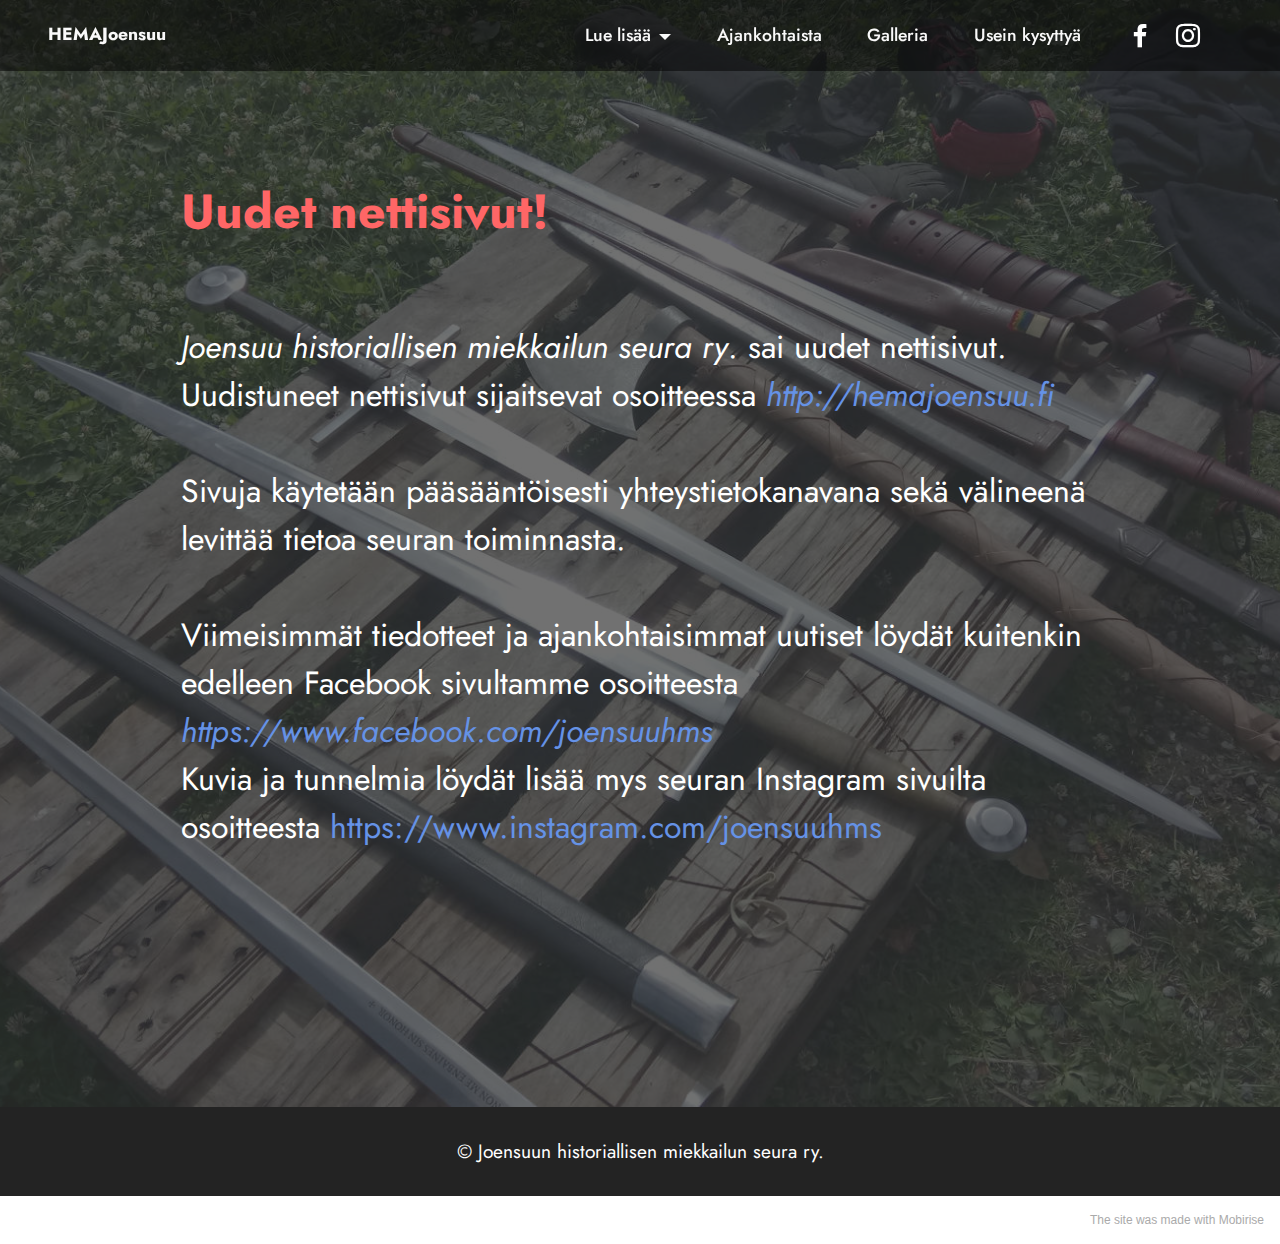
<file: page6.html>
<!DOCTYPE html>
<html  >
<head>
  <!-- Site made with Mobirise Website Builder v5.4.1, https://mobirise.com -->
  <meta charset="UTF-8">
  <meta http-equiv="X-UA-Compatible" content="IE=edge">
  <meta name="generator" content="Mobirise v5.4.1, mobirise.com">
  <meta name="viewport" content="width=device-width, initial-scale=1, minimum-scale=1">
  <link rel="shortcut icon" href="assets/images/crossedswords-128x128.png" type="image/x-icon">
  <meta name="description" content="">
  
  
  <title>Uutiset_nettisivu</title>
  <link rel="stylesheet" href="assets/bootstrap/css/bootstrap.min.css">
  <link rel="stylesheet" href="assets/bootstrap/css/bootstrap-grid.min.css">
  <link rel="stylesheet" href="assets/bootstrap/css/bootstrap-reboot.min.css">
  <link rel="stylesheet" href="assets/dropdown/css/style.css">
  <link rel="stylesheet" href="assets/socicon/css/styles.css">
  <link rel="stylesheet" href="assets/theme/css/style.css">
  <link rel="preload" href="https://fonts.googleapis.com/css?family=Jost:100,200,300,400,500,600,700,800,900,100i,200i,300i,400i,500i,600i,700i,800i,900i&display=swap" as="style" onload="this.onload=null;this.rel='stylesheet'">
  <noscript><link rel="stylesheet" href="https://fonts.googleapis.com/css?family=Jost:100,200,300,400,500,600,700,800,900,100i,200i,300i,400i,500i,600i,700i,800i,900i&display=swap"></noscript>
  <link rel="preload" as="style" href="assets/mobirise/css/mbr-additional.css"><link rel="stylesheet" href="assets/mobirise/css/mbr-additional.css" type="text/css">
  
  
  
  
</head>
<body>
  
  <section data-bs-version="5.1" class="menu menu3 cid-siRbWTLrAU" once="menu" id="menu3-1j">
    
    <nav class="navbar navbar-dropdown navbar-fixed-top navbar-expand-lg">
        <div class="container-fluid">
            <div class="navbar-brand">
                
                <span class="navbar-caption-wrap"><a class="navbar-caption text-white text-primary display-4" href="index.html">HEMAJoensuu</a></span>
            </div>
            <button class="navbar-toggler" type="button" data-toggle="collapse" data-bs-toggle="collapse" data-target="#navbarSupportedContent" data-bs-target="#navbarSupportedContent" aria-controls="navbarNavAltMarkup" aria-expanded="false" aria-label="Toggle navigation">
                <div class="hamburger">
                    <span></span>
                    <span></span>
                    <span></span>
                    <span></span>
                </div>
            </button>
            <div class="collapse navbar-collapse" id="navbarSupportedContent">
                <ul class="navbar-nav nav-dropdown nav-right" data-app-modern-menu="true"><li class="nav-item dropdown"><a class="nav-link link text-white text-primary dropdown-toggle display-4" href="#" data-toggle="dropdown-submenu" data-bs-toggle="dropdown" aria-expanded="false">Lue lisää</a><div class="dropdown-menu"><a class="text-white text-primary dropdown-item display-4" href="readmore.html" aria-expanded="false">Tietoa lajista</a><a class="text-white text-primary dropdown-item display-4" href="contact.html">Ota yhteyttä</a></div></li>
                    <li class="nav-item"><a class="nav-link link text-white text-primary display-4" href="needtoknow.html">Ajankohtaista</a></li><li class="nav-item"><a class="nav-link link text-white text-primary display-4" href="gallery.html">Galleria</a></li>
                    <li class="nav-item"><a class="nav-link link text-white text-primary display-4" href="faq.html" aria-expanded="false">Usein kysyttyä</a>
                    </li></ul>
                <div class="icons-menu">
                    <a class="iconfont-wrapper" href="https://www.facebook.com/joensuuhms" target="_blank">
                        <span class="p-2 mbr-iconfont socicon-facebook socicon"></span>
                    </a>
                    <a class="iconfont-wrapper" href="https://www.instagram.com/joensuuhms/" target="_blank">
                        <span class="p-2 mbr-iconfont socicon-instagram socicon"></span>
                    </a>
                    
                    
                </div>
                
            </div>
        </div>
    </nav>
</section>

<section data-bs-version="5.1" class="content4 cid-sIiDErK6CS" id="content4-1m">
    
    <div class="mbr-overlay" style="opacity: 0.7; background-color: rgb(53, 53, 53);">
    </div>
    <div class="container">
        <div class="row justify-content-center">
            <div class="title col-md-12 col-lg-10">
                <h3 class="mbr-section-title mbr-fonts-style align-center mb-4 display-2">
                    <strong><br></strong><br><strong>Uudet nettisivut!</strong><br><strong><br></strong></h3>
                <h4 class="mbr-section-subtitle align-center mbr-fonts-style mb-4 display-5"><em>Joensuu historiallisen miekkailun seura ry</em>. sai uudet nettisivut. Uudistuneet nettisivut sijaitsevat osoitteessa <span style="font-weight: bold;"><a href="index.html" class="text-primary"><em>http://hemajoensuu.fi</em></a></span><br><br>Sivuja käytetään pääsääntöisesti yhteystietokanavana sekä välineenä levittää tietoa seuran toiminnasta.<br><br>Viimeisimmät tiedotteet ja ajankohtaisimmat uutiset löydät kuitenkin edelleen Facebook sivultamme osoitteesta <a href="https://www.facebook.com/joensuuhms/" class="text-primary" target="_blank"><em>https://www.facebook.com/joensuuhms</em></a><br>Kuvia ja tunnelmia löydät lisää mys seuran Instagram sivuilta osoitteesta <a href="https://www.instagram.com/joensuuhms" class="text-primary" target="_blank">https://www.instagram.com/joensuuhms</a><br><br><br><a href="https://www.facebook.com/joensuuhms/" class="text-primary"><br></a></h4>
                
            </div>
        </div>
    </div>
</section>

<section data-bs-version="5.1" class="footer7 cid-siRbWVctpJ" once="footers" id="footer7-1k">

    

    

    <div class="container">
        <div class="media-container-row align-center mbr-white">
            <div class="col-12">
                <p class="mbr-text mb-0 mbr-fonts-style display-7">
                    © Joensuun historiallisen miekkailun seura ry.</p>
            </div>
        </div>
    </div>
</section><section style="background-color: #fff; font-family: -apple-system, BlinkMacSystemFont, 'Segoe UI', 'Roboto', 'Helvetica Neue', Arial, sans-serif; color:#aaa; font-size:12px; padding: 0; align-items: center; display: flex;"><a href="https://mobirise.site/j" style="flex: 1 1; height: 3rem; padding-left: 1rem;"></a><p style="flex: 0 0 auto; margin:0; padding-right:1rem;"><a href="https://mobirise.site/d" style="color:#aaa;">The site</a> was made with Mobirise</p></section><script src="assets/bootstrap/js/bootstrap.bundle.min.js"></script>  <script src="assets/smoothscroll/smooth-scroll.js"></script>  <script src="assets/ytplayer/index.js"></script>  <script src="assets/dropdown/js/navbar-dropdown.js"></script>  <script src="assets/theme/js/script.js"></script>  
  
  
 <div id="scrollToTop" class="scrollToTop mbr-arrow-up"><a style="text-align: center;"><i class="mbr-arrow-up-icon mbr-arrow-up-icon-cm cm-icon cm-icon-smallarrow-up"></i></a></div>
  </body>
</html>
</file>
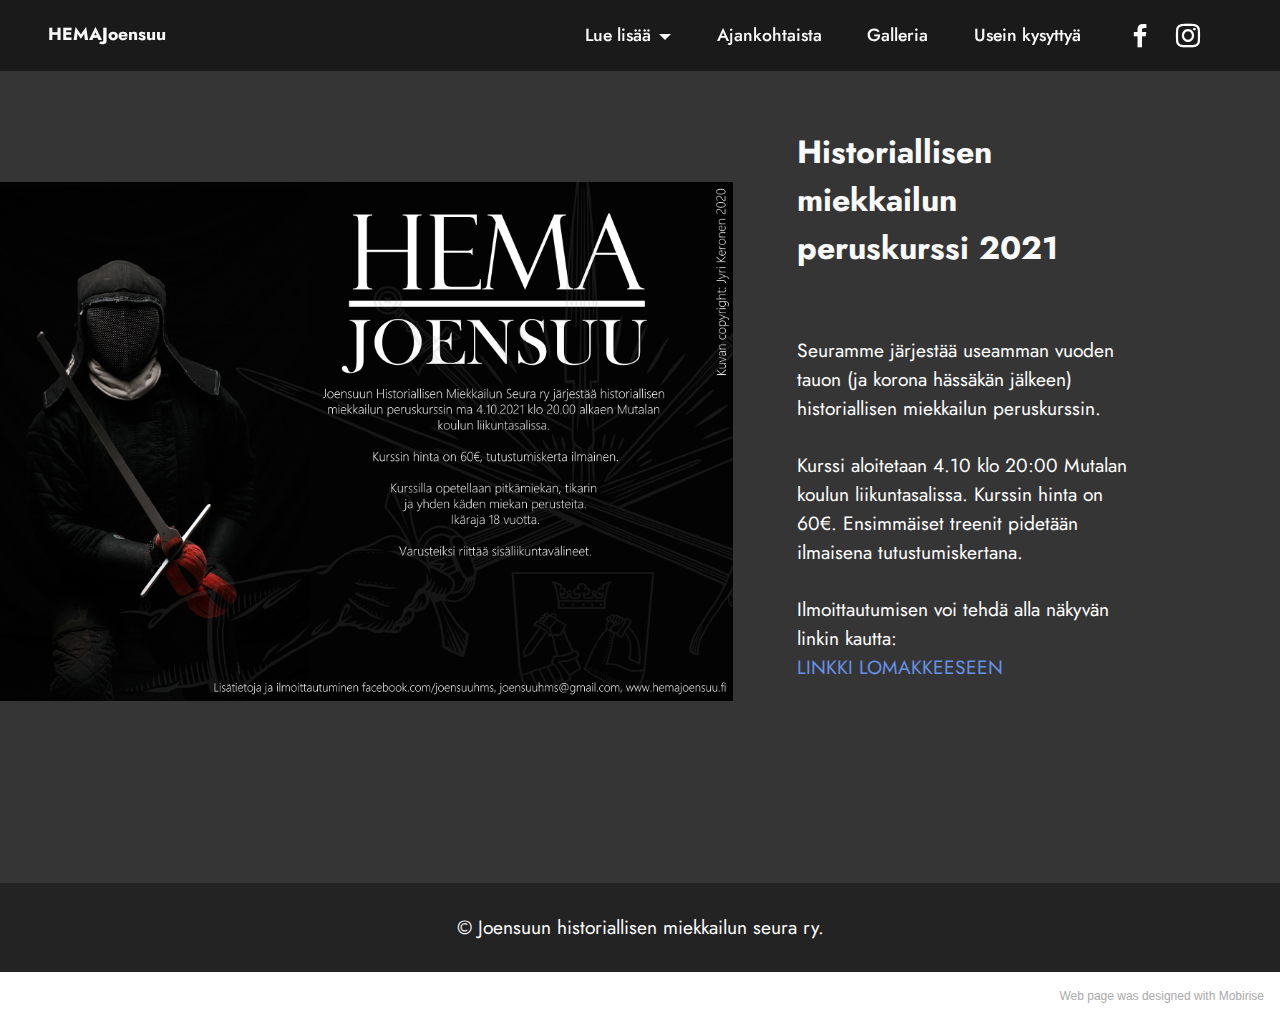
<file: page7.html>
<!DOCTYPE html>
<html  >
<head>
  <!-- Site made with Mobirise Website Builder v5.4.1, https://mobirise.com -->
  <meta charset="UTF-8">
  <meta http-equiv="X-UA-Compatible" content="IE=edge">
  <meta name="generator" content="Mobirise v5.4.1, mobirise.com">
  <meta name="viewport" content="width=device-width, initial-scale=1, minimum-scale=1">
  <link rel="shortcut icon" href="assets/images/crossedswords-128x128.png" type="image/x-icon">
  <meta name="description" content="">
  
  
  <title>Peruskurssi2021</title>
  <link rel="stylesheet" href="assets/bootstrap/css/bootstrap.min.css">
  <link rel="stylesheet" href="assets/bootstrap/css/bootstrap-grid.min.css">
  <link rel="stylesheet" href="assets/bootstrap/css/bootstrap-reboot.min.css">
  <link rel="stylesheet" href="assets/dropdown/css/style.css">
  <link rel="stylesheet" href="assets/socicon/css/styles.css">
  <link rel="stylesheet" href="assets/theme/css/style.css">
  <link rel="preload" href="https://fonts.googleapis.com/css?family=Jost:100,200,300,400,500,600,700,800,900,100i,200i,300i,400i,500i,600i,700i,800i,900i&display=swap" as="style" onload="this.onload=null;this.rel='stylesheet'">
  <noscript><link rel="stylesheet" href="https://fonts.googleapis.com/css?family=Jost:100,200,300,400,500,600,700,800,900,100i,200i,300i,400i,500i,600i,700i,800i,900i&display=swap"></noscript>
  <link rel="preload" as="style" href="assets/mobirise/css/mbr-additional.css"><link rel="stylesheet" href="assets/mobirise/css/mbr-additional.css" type="text/css">
  
  
  
  
</head>
<body>
  
  <section data-bs-version="5.1" class="menu menu3 cid-siRbWTLrAU" once="menu" id="menu3-1q">
    
    <nav class="navbar navbar-dropdown navbar-fixed-top navbar-expand-lg">
        <div class="container-fluid">
            <div class="navbar-brand">
                
                <span class="navbar-caption-wrap"><a class="navbar-caption text-white text-primary display-4" href="index.html">HEMAJoensuu</a></span>
            </div>
            <button class="navbar-toggler" type="button" data-toggle="collapse" data-bs-toggle="collapse" data-target="#navbarSupportedContent" data-bs-target="#navbarSupportedContent" aria-controls="navbarNavAltMarkup" aria-expanded="false" aria-label="Toggle navigation">
                <div class="hamburger">
                    <span></span>
                    <span></span>
                    <span></span>
                    <span></span>
                </div>
            </button>
            <div class="collapse navbar-collapse" id="navbarSupportedContent">
                <ul class="navbar-nav nav-dropdown nav-right" data-app-modern-menu="true"><li class="nav-item dropdown"><a class="nav-link link text-white text-primary dropdown-toggle display-4" href="#" data-toggle="dropdown-submenu" data-bs-toggle="dropdown" aria-expanded="false">Lue lisää</a><div class="dropdown-menu"><a class="text-white text-primary dropdown-item display-4" href="readmore.html" aria-expanded="false">Tietoa lajista</a><a class="text-white text-primary dropdown-item display-4" href="contact.html">Ota yhteyttä</a></div></li>
                    <li class="nav-item"><a class="nav-link link text-white text-primary display-4" href="needtoknow.html">Ajankohtaista</a></li><li class="nav-item"><a class="nav-link link text-white text-primary display-4" href="gallery.html">Galleria</a></li>
                    <li class="nav-item"><a class="nav-link link text-white text-primary display-4" href="faq.html" aria-expanded="false">Usein kysyttyä</a>
                    </li></ul>
                <div class="icons-menu">
                    <a class="iconfont-wrapper" href="https://www.facebook.com/joensuuhms" target="_blank">
                        <span class="p-2 mbr-iconfont socicon-facebook socicon"></span>
                    </a>
                    <a class="iconfont-wrapper" href="https://www.instagram.com/joensuuhms/" target="_blank">
                        <span class="p-2 mbr-iconfont socicon-instagram socicon"></span>
                    </a>
                    
                    
                </div>
                
            </div>
        </div>
    </nav>
</section>

<section data-bs-version="5.1" class="image1 cid-sIuUTrxk4x" id="image1-27">
    

    

    <div>
        <div class="row align-items-center">
            <div class="col-12 col-lg-7">
                <div class="image-wrapper">
                    <img src="assets/images/peruskurssi2021.jpg" alt="Mobirise">
                    
                </div>
            </div>
            <div class="col-12 col-lg-4">
                <div class="text-wrapper">
                    <h3 class="mbr-section-title mbr-fonts-style mb-3 display-5"><strong>Historiallisen miekkailun peruskurssi 2021</strong><br><strong><br></strong></h3>
                    <p class="mbr-text mbr-fonts-style display-7">Seuramme järjestää useamman vuoden tauon (ja korona hässäkän jälkeen) historiallisen miekkailun peruskurssin.
<br>
<br>Kurssi aloitetaan 4.10 klo 20:00 Mutalan koulun liikuntasalissa. Kurssin hinta on 60€. Ensimmäiset treenit pidetään ilmaisena tutustumiskertana.
<br>
<br>Ilmoittautumisen voi tehdä alla näkyvän linkin kautta:<br>
<a href="https://forms.gle/Rpf1LCWr1WNr6XKq6" class="text-primary" target="_blank">LINKKI LOMAKKEESEEN</a><br><a href="https://forms.gle/Rpf1LCWr1WNr6XKq6" class="text-primary" target="_blank"><br></a><br></p>
                </div>
            </div>
        </div>
    </div>
</section>

<section data-bs-version="5.1" class="footer7 cid-siRbWVctpJ" once="footers" id="footer7-1r">

    

    

    <div class="container">
        <div class="media-container-row align-center mbr-white">
            <div class="col-12">
                <p class="mbr-text mb-0 mbr-fonts-style display-7">
                    © Joensuun historiallisen miekkailun seura ry.</p>
            </div>
        </div>
    </div>
</section><section style="background-color: #fff; font-family: -apple-system, BlinkMacSystemFont, 'Segoe UI', 'Roboto', 'Helvetica Neue', Arial, sans-serif; color:#aaa; font-size:12px; padding: 0; align-items: center; display: flex;"><a href="https://mobirise.site/y" style="flex: 1 1; height: 3rem; padding-left: 1rem;"></a><p style="flex: 0 0 auto; margin:0; padding-right:1rem;">Web page was <a href="https://mobirise.site/h" style="color:#aaa;">designed with</a> Mobirise</p></section><script src="assets/bootstrap/js/bootstrap.bundle.min.js"></script>  <script src="assets/smoothscroll/smooth-scroll.js"></script>  <script src="assets/ytplayer/index.js"></script>  <script src="assets/dropdown/js/navbar-dropdown.js"></script>  <script src="assets/theme/js/script.js"></script>  
  
  
 <div id="scrollToTop" class="scrollToTop mbr-arrow-up"><a style="text-align: center;"><i class="mbr-arrow-up-icon mbr-arrow-up-icon-cm cm-icon cm-icon-smallarrow-up"></i></a></div>
  </body>
</html>
</file>
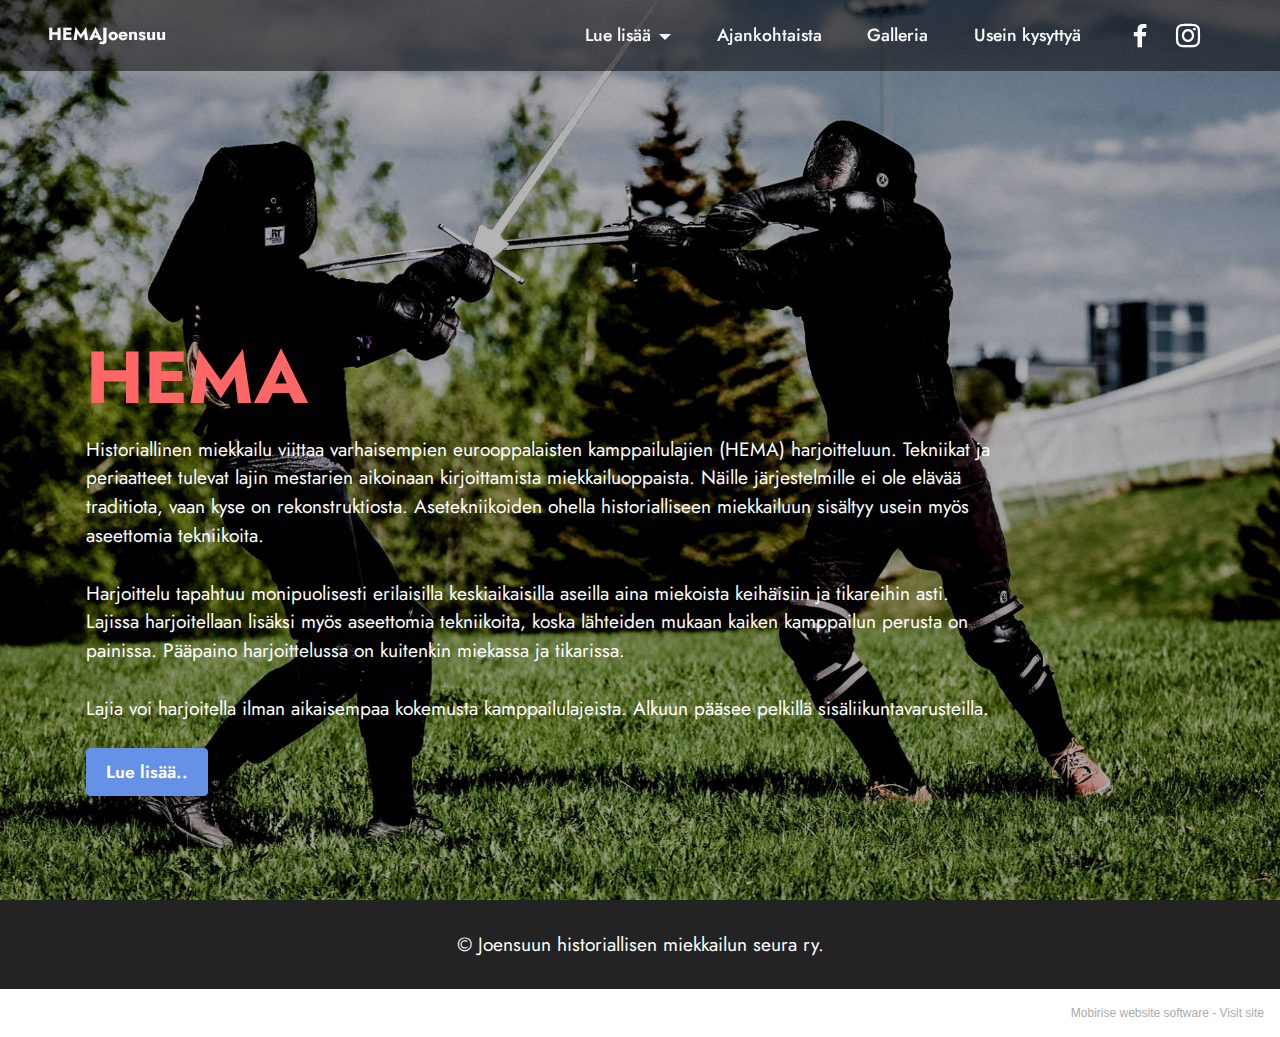
<file: readmore.html>
<!DOCTYPE html>
<html  >
<head>
  <!-- Site made with Mobirise Website Builder v5.4.1, https://mobirise.com -->
  <meta charset="UTF-8">
  <meta http-equiv="X-UA-Compatible" content="IE=edge">
  <meta name="generator" content="Mobirise v5.4.1, mobirise.com">
  <meta name="viewport" content="width=device-width, initial-scale=1, minimum-scale=1">
  <link rel="shortcut icon" href="assets/images/crossedswords-128x128.png" type="image/x-icon">
  <meta name="description" content="">
  
  
  <title>Lue lisää</title>
  <link rel="stylesheet" href="assets/bootstrap/css/bootstrap.min.css">
  <link rel="stylesheet" href="assets/bootstrap/css/bootstrap-grid.min.css">
  <link rel="stylesheet" href="assets/bootstrap/css/bootstrap-reboot.min.css">
  <link rel="stylesheet" href="assets/dropdown/css/style.css">
  <link rel="stylesheet" href="assets/socicon/css/styles.css">
  <link rel="stylesheet" href="assets/theme/css/style.css">
  <link rel="preload" href="https://fonts.googleapis.com/css?family=Jost:100,200,300,400,500,600,700,800,900,100i,200i,300i,400i,500i,600i,700i,800i,900i&display=swap" as="style" onload="this.onload=null;this.rel='stylesheet'">
  <noscript><link rel="stylesheet" href="https://fonts.googleapis.com/css?family=Jost:100,200,300,400,500,600,700,800,900,100i,200i,300i,400i,500i,600i,700i,800i,900i&display=swap"></noscript>
  <link rel="preload" as="style" href="assets/mobirise/css/mbr-additional.css"><link rel="stylesheet" href="assets/mobirise/css/mbr-additional.css" type="text/css">
  
  
  
  
</head>
<body>
  
  <section data-bs-version="5.1" class="menu menu3 cid-siR550BB0f" once="menu" id="menu3-h">
    
    <nav class="navbar navbar-dropdown navbar-fixed-top navbar-expand-lg">
        <div class="container-fluid">
            <div class="navbar-brand">
                
                <span class="navbar-caption-wrap"><a class="navbar-caption text-white text-primary display-4" href="index.html">HEMAJoensuu</a></span>
            </div>
            <button class="navbar-toggler" type="button" data-toggle="collapse" data-bs-toggle="collapse" data-target="#navbarSupportedContent" data-bs-target="#navbarSupportedContent" aria-controls="navbarNavAltMarkup" aria-expanded="false" aria-label="Toggle navigation">
                <div class="hamburger">
                    <span></span>
                    <span></span>
                    <span></span>
                    <span></span>
                </div>
            </button>
            <div class="collapse navbar-collapse" id="navbarSupportedContent">
                <ul class="navbar-nav nav-dropdown nav-right" data-app-modern-menu="true"><li class="nav-item dropdown"><a class="nav-link link text-white text-primary dropdown-toggle display-4" href="#" data-toggle="dropdown-submenu" data-bs-toggle="dropdown" aria-expanded="false">Lue lisää</a><div class="dropdown-menu"><a class="text-white text-primary dropdown-item display-4" href="readmore.html" aria-expanded="false">Tietoa lajista</a><a class="text-white text-primary dropdown-item display-4" href="contact.html">Ota yhteyttä</a></div></li>
                    <li class="nav-item"><a class="nav-link link text-white text-primary display-4" href="needtoknow.html">Ajankohtaista</a></li><li class="nav-item"><a class="nav-link link text-white text-primary display-4" href="gallery.html">Galleria</a></li>
                    <li class="nav-item"><a class="nav-link link text-white text-primary display-4" href="faq.html" aria-expanded="false">Usein kysyttyä</a>
                    </li></ul>
                <div class="icons-menu">
                    <a class="iconfont-wrapper" href="https://www.facebook.com/joensuuhms" target="_blank">
                        <span class="p-2 mbr-iconfont socicon-facebook socicon"></span>
                    </a>
                    <a class="iconfont-wrapper" href="https://www.instagram.com/joensuuhms/" target="_blank">
                        <span class="p-2 mbr-iconfont socicon-instagram socicon"></span>
                    </a>
                    
                    
                </div>
                
            </div>
        </div>
    </nav>
</section>

<section data-bs-version="5.1" class="header7 cid-siR7Drbe0w mbr-fullscreen" id="header7-n">

    

    

    <div class="text-right container">
        <div class="row">
            <div class="col-12 col-lg-10">
                <h1 class="mbr-section-title mbr-fonts-style mb-3 display-1"><strong><br></strong><br><strong><br></strong><strong>HEMA</strong></h1>
                
                <p class="mbr-text mbr-fonts-style display-7">Historiallinen miekkailu viittaa varhaisempien eurooppalaisten kamppailulajien (HEMA) harjoitteluun. Tekniikat ja periaatteet tulevat lajin mestarien aikoinaan kirjoittamista miekkailuoppaista. Näille järjestelmille ei ole elävää traditiota, vaan kyse on rekonstruktiosta. Asetekniikoiden ohella historialliseen miekkailuun sisältyy usein myös aseettomia tekniikoita.
<br>
<br>Harjoittelu tapahtuu monipuolisesti erilaisilla keskiaikaisilla aseilla aina miekoista keihäisiin ja tikareihin asti. Lajissa harjoitellaan lisäksi myös aseettomia tekniikoita, koska lähteiden mukaan kaiken kamppailun perusta on painissa. Pääpaino harjoittelussa on kuitenkin miekassa ja tikarissa.
<br>
<br>Lajia voi harjoitella ilman aikaisempaa kokemusta kamppailulajeista. Alkuun pääsee pelkillä sisäliikuntavarusteilla.</p>
                <div class="mbr-section-btn mt-3"><a class="btn btn-primary display-4" href="https://fi.wikipedia.org/wiki/Historiallinen_miekkailu" target="_blank">Lue lisää..</a></div>
            </div>
        </div>
    </div>
</section>

<section data-bs-version="5.1" class="footer7 cid-siR551RE8R" once="footers" id="footer7-j">

    

    

    <div class="container">
        <div class="media-container-row align-center mbr-white">
            <div class="col-12">
                <p class="mbr-text mb-0 mbr-fonts-style display-7">
                    © Joensuun historiallisen miekkailun seura ry.</p>
            </div>
        </div>
    </div>
</section><section style="background-color: #fff; font-family: -apple-system, BlinkMacSystemFont, 'Segoe UI', 'Roboto', 'Helvetica Neue', Arial, sans-serif; color:#aaa; font-size:12px; padding: 0; align-items: center; display: flex;"><a href="https://mobirise.site/e" style="flex: 1 1; height: 3rem; padding-left: 1rem;"></a><p style="flex: 0 0 auto; margin:0; padding-right:1rem;">Mobirise website software - <a href="https://mobirise.site/o" style="color:#aaa;">Visit site</a></p></section><script src="assets/bootstrap/js/bootstrap.bundle.min.js"></script>  <script src="assets/smoothscroll/smooth-scroll.js"></script>  <script src="assets/ytplayer/index.js"></script>  <script src="assets/dropdown/js/navbar-dropdown.js"></script>  <script src="assets/theme/js/script.js"></script>  
  
  
 <div id="scrollToTop" class="scrollToTop mbr-arrow-up"><a style="text-align: center;"><i class="mbr-arrow-up-icon mbr-arrow-up-icon-cm cm-icon cm-icon-smallarrow-up"></i></a></div>
  </body>
</html>
</file>
<file: assets/parallax/jarallax.css>
.jarallax {
    position: relative;
    z-index: 0;
}
.jarallax > .jarallax-img {
    position: absolute;
    object-fit: cover;
    /* support for plugin https://github.com/bfred-it/object-fit-images */
    font-family: 'object-fit: cover;';
    top: 0;
    left: 0;
    width: 100%;
    height: 100%;
    z-index: -1;
}
</file>
<file: assets/dropdown/css/style.css>
.navbar-dropdown {
  left: 0;
  padding: 0;
  position: absolute;
  right: 0;
  top: 0;
  transition: all 0.45s ease;
  z-index: 1030;
  background: #282828; }
  .navbar-dropdown .navbar-logo {
    margin-right: 0.8rem;
    transition: margin 0.3s ease-in-out;
    vertical-align: middle; }
    .navbar-dropdown .navbar-logo img {
      height: 3.125rem;
      transition: all 0.3s ease-in-out; }
    .navbar-dropdown .navbar-logo.mbr-iconfont {
      font-size: 3.125rem;
      line-height: 3.125rem; }
  .navbar-dropdown .navbar-caption {
    font-weight: 700;
    white-space: normal;
    vertical-align: -4px;
    line-height: 3.125rem !important; }
    .navbar-dropdown .navbar-caption, .navbar-dropdown .navbar-caption:hover {
      color: inherit;
      text-decoration: none; }
  .navbar-dropdown .mbr-iconfont + .navbar-caption {
    vertical-align: -1px; }
  .navbar-dropdown.navbar-fixed-top {
    position: fixed; }
  .navbar-dropdown .navbar-brand span {
    vertical-align: -4px; }
  .navbar-dropdown.bg-color.transparent {
    background: none; }
  .navbar-dropdown.navbar-short .navbar-brand {
    padding: 0.625rem 0; }
    .navbar-dropdown.navbar-short .navbar-brand span {
      vertical-align: -1px; }
  .navbar-dropdown.navbar-short .navbar-caption {
    line-height: 2.375rem !important;
    vertical-align: -2px; }
  .navbar-dropdown.navbar-short .navbar-logo {
    margin-right: 0.5rem; }
    .navbar-dropdown.navbar-short .navbar-logo img {
      height: 2.375rem; }
    .navbar-dropdown.navbar-short .navbar-logo.mbr-iconfont {
      font-size: 2.375rem;
      line-height: 2.375rem; }
  .navbar-dropdown.navbar-short .mbr-table-cell {
    height: 3.625rem; }
  .navbar-dropdown .navbar-close {
    left: 0.6875rem;
    position: fixed;
    top: 0.75rem;
    z-index: 1000; }
  .navbar-dropdown .hamburger-icon {
    content: "";
    display: inline-block;
    vertical-align: middle;
    width: 16px;
    -webkit-box-shadow: 0 -6px 0 1px #282828,0 0 0 1px #282828,0 6px 0 1px #282828;
    -moz-box-shadow: 0 -6px 0 1px #282828,0 0 0 1px #282828,0 6px 0 1px #282828;
    box-shadow: 0 -6px 0 1px #282828,0 0 0 1px #282828,0 6px 0 1px #282828; }

.dropdown-menu .dropdown-toggle[data-toggle="dropdown-submenu"]::after {
  border-bottom: 0.35em solid transparent;
  border-left: 0.35em solid;
  border-right: 0;
  border-top: 0.35em solid transparent;
  margin-left: 0.3rem; }

.dropdown-menu .dropdown-item:focus {
  outline: 0; }

.nav-dropdown {
  font-size: 0.75rem;
  font-weight: 500;
  height: auto !important; }
  .nav-dropdown .nav-btn {
    padding-left: 1rem; }
  .nav-dropdown .link {
    margin: .667em 1.667em;
    font-weight: 500;
    padding: 0;
    transition: color .2s ease-in-out; }
    .nav-dropdown .link.dropdown-toggle {
      margin-right: 2.583em; }
      .nav-dropdown .link.dropdown-toggle::after {
        margin-left: .25rem;
        border-top: 0.35em solid;
        border-right: 0.35em solid transparent;
        border-left: 0.35em solid transparent;
        border-bottom: 0; }
      .nav-dropdown .link.dropdown-toggle[aria-expanded="true"] {
        margin: 0;
        padding: 0.667em 3.263em  0.667em 1.667em; }
  .nav-dropdown .link::after,
  .nav-dropdown .dropdown-item::after {
    color: inherit; }
  .nav-dropdown .btn {
    font-size: 0.75rem;
    font-weight: 700;
    letter-spacing: 0;
    margin-bottom: 0;
    padding-left: 1.25rem;
    padding-right: 1.25rem; }
  .nav-dropdown .dropdown-menu {
    border-radius: 0;
    border: 0;
    left: 0;
    margin: 0;
    padding-bottom: 1.25rem;
    padding-top: 1.25rem;
    position: relative; }
  .nav-dropdown .dropdown-submenu {
    margin-left: 0.125rem;
    top: 0; }
  .nav-dropdown .dropdown-item {
    font-weight: 500;
    line-height: 2;
    padding: 0.3846em 4.615em 0.3846em 1.5385em;
    position: relative;
    transition: color .2s ease-in-out, background-color .2s ease-in-out; }
    .nav-dropdown .dropdown-item::after {
      margin-top: -0.3077em;
      position: absolute;
      right: 1.1538em;
      top: 50%; }
    .nav-dropdown .dropdown-item:focus, .nav-dropdown .dropdown-item:hover {
      background: none; }

@media (max-width: 767px) {
  .nav-dropdown.navbar-toggleable-sm {
    bottom: 0;
    display: none;
    left: 0;
    overflow-x: hidden;
    position: fixed;
    top: 0;
    transform: translateX(-100%);
    -ms-transform: translateX(-100%);
    -webkit-transform: translateX(-100%);
    width: 18.75rem;
    z-index: 999; } }
.nav-dropdown.navbar-toggleable-xl {
  bottom: 0;
  display: none;
  left: 0;
  overflow-x: hidden;
  position: fixed;
  top: 0;
  transform: translateX(-100%);
  -ms-transform: translateX(-100%);
  -webkit-transform: translateX(-100%);
  width: 18.75rem;
  z-index: 999; }

.nav-dropdown-sm {
  display: block !important;
  overflow-x: hidden;
  overflow: auto;
  padding-top: 3.875rem; }
  .nav-dropdown-sm::after {
    content: "";
    display: block;
    height: 3rem;
    width: 100%; }
  .nav-dropdown-sm.collapse.in ~ .navbar-close {
    display: block !important; }
  .nav-dropdown-sm.collapsing, .nav-dropdown-sm.collapse.in {
    transform: translateX(0);
    -ms-transform: translateX(0);
    -webkit-transform: translateX(0);
    transition: all 0.25s ease-out;
    -webkit-transition: all 0.25s ease-out;
    background: #282828; }
  .nav-dropdown-sm.collapsing[aria-expanded="false"] {
    transform: translateX(-100%);
    -ms-transform: translateX(-100%);
    -webkit-transform: translateX(-100%); }
  .nav-dropdown-sm .nav-item {
    display: block;
    margin-left: 0 !important;
    padding-left: 0; }
  .nav-dropdown-sm .link,
  .nav-dropdown-sm .dropdown-item {
    border-top: 1px dotted rgba(255, 255, 255, 0.1);
    font-size: 0.8125rem;
    line-height: 1.6;
    margin: 0 !important;
    padding: 0.875rem 2.4rem 0.875rem 1.5625rem !important;
    position: relative;
    white-space: normal; }
    .nav-dropdown-sm .link:focus, .nav-dropdown-sm .link:hover,
    .nav-dropdown-sm .dropdown-item:focus,
    .nav-dropdown-sm .dropdown-item:hover {
      background: rgba(0, 0, 0, 0.2) !important;
      color: #c0a375; }
  .nav-dropdown-sm .nav-btn {
    position: relative;
    padding: 1.5625rem 1.5625rem 0 1.5625rem; }
    .nav-dropdown-sm .nav-btn::before {
      border-top: 1px dotted rgba(255, 255, 255, 0.1);
      content: "";
      left: 0;
      position: absolute;
      top: 0;
      width: 100%; }
    .nav-dropdown-sm .nav-btn + .nav-btn {
      padding-top: 0.625rem; }
      .nav-dropdown-sm .nav-btn + .nav-btn::before {
        display: none; }
  .nav-dropdown-sm .btn {
    padding: 0.625rem 0; }
  .nav-dropdown-sm .dropdown-toggle[data-toggle="dropdown-submenu"]::after {
    margin-left: .25rem;
    border-top: 0.35em solid;
    border-right: 0.35em solid transparent;
    border-left: 0.35em solid transparent;
    border-bottom: 0; }
  .nav-dropdown-sm .dropdown-toggle[data-toggle="dropdown-submenu"][aria-expanded="true"]::after {
    border-top: 0;
    border-right: 0.35em solid transparent;
    border-left: 0.35em solid transparent;
    border-bottom: 0.35em solid; }
  .nav-dropdown-sm .dropdown-menu {
    margin: 0;
    padding: 0;
    position: relative;
    top: 0;
    left: 0;
    width: 100%;
    border: 0;
    float: none;
    border-radius: 0;
    background: none; }
  .nav-dropdown-sm .dropdown-submenu {
    left: 100%;
    margin-left: 0.125rem;
    margin-top: -1.25rem;
    top: 0; }

.navbar-toggleable-sm .nav-dropdown .dropdown-menu {
  position: absolute; }

.navbar-toggleable-sm .nav-dropdown .dropdown-submenu {
  left: 100%;
  margin-left: 0.125rem;
  margin-top: -1.25rem;
  top: 0; }

.navbar-toggleable-sm.opened .nav-dropdown .dropdown-menu {
  position: relative; }

.navbar-toggleable-sm.opened .nav-dropdown .dropdown-submenu {
  left: 0;
  margin-left: 00rem;
  margin-top: 0rem;
  top: 0; }

.is-builder .nav-dropdown.collapsing {
  transition: none !important; }
</file>
<file: assets/socicon/css/styles.css>
@charset "UTF-8";

@font-face {
  font-family: 'Socicon';
  src:  url('../fonts/socicon.eot');
  src:  url('../fonts/socicon.eot?#iefix') format('embedded-opentype'),
    url('../fonts/socicon.woff2') format('woff2'),
    url('../fonts/socicon.ttf') format('truetype'),
    url('../fonts/socicon.woff') format('woff'),
    url('../fonts/socicon.svg#socicon') format('svg');
  font-weight: normal;
  font-style: normal;
  font-display: swap;
}

[data-icon]:before {
  font-family: "socicon" !important;
  content: attr(data-icon);
  font-style: normal !important;
  font-weight: normal !important;
  font-variant: normal !important;
  text-transform: none !important;
  speak: none;
  line-height: 1;
  -webkit-font-smoothing: antialiased;
  -moz-osx-font-smoothing: grayscale;
}

[class^="socicon-"], [class*=" socicon-"] {
  /* use !important to prevent issues with browser extensions that change fonts */
  font-family: 'Socicon' !important;
  speak: none;
  font-style: normal;
  font-weight: normal;
  font-variant: normal;
  text-transform: none;
  line-height: 1;

  /* Better Font Rendering =========== */
  -webkit-font-smoothing: antialiased;
  -moz-osx-font-smoothing: grayscale;
}

.socicon-eitaa:before {
  content: "\e97c";
}
.socicon-soroush:before {
  content: "\e97d";
}
.socicon-bale:before {
  content: "\e97e";
}
.socicon-zazzle:before {
  content: "\e97b";
}
.socicon-society6:before {
  content: "\e97a";
}
.socicon-redbubble:before {
  content: "\e979";
}
.socicon-avvo:before {
  content: "\e978";
}
.socicon-stitcher:before {
  content: "\e977";
}
.socicon-googlehangouts:before {
  content: "\e974";
}
.socicon-dlive:before {
  content: "\e975";
}
.socicon-vsco:before {
  content: "\e976";
}
.socicon-flipboard:before {
  content: "\e973";
}
.socicon-ubuntu:before {
  content: "\e958";
}
.socicon-artstation:before {
  content: "\e959";
}
.socicon-invision:before {
  content: "\e95a";
}
.socicon-torial:before {
  content: "\e95b";
}
.socicon-collectorz:before {
  content: "\e95c";
}
.socicon-seenthis:before {
  content: "\e95d";
}
.socicon-googleplaymusic:before {
  content: "\e95e";
}
.socicon-debian:before {
  content: "\e95f";
}
.socicon-filmfreeway:before {
  content: "\e960";
}
.socicon-gnome:before {
  content: "\e961";
}
.socicon-itchio:before {
  content: "\e962";
}
.socicon-jamendo:before {
  content: "\e963";
}
.socicon-mix:before {
  content: "\e964";
}
.socicon-sharepoint:before {
  content: "\e965";
}
.socicon-tinder:before {
  content: "\e966";
}
.socicon-windguru:before {
  content: "\e967";
}
.socicon-cdbaby:before {
  content: "\e968";
}
.socicon-elementaryos:before {
  content: "\e969";
}
.socicon-stage32:before {
  content: "\e96a";
}
.socicon-tiktok:before {
  content: "\e96b";
}
.socicon-gitter:before {
  content: "\e96c";
}
.socicon-letterboxd:before {
  content: "\e96d";
}
.socicon-threema:before {
  content: "\e96e";
}
.socicon-splice:before {
  content: "\e96f";
}
.socicon-metapop:before {
  content: "\e970";
}
.socicon-naver:before {
  content: "\e971";
}
.socicon-remote:before {
  content: "\e972";
}
.socicon-internet:before {
  content: "\e957";
}
.socicon-moddb:before {
  content: "\e94b";
}
.socicon-indiedb:before {
  content: "\e94c";
}
.socicon-traxsource:before {
  content: "\e94d";
}
.socicon-gamefor:before {
  content: "\e94e";
}
.socicon-pixiv:before {
  content: "\e94f";
}
.socicon-myanimelist:before {
  content: "\e950";
}
.socicon-blackberry:before {
  content: "\e951";
}
.socicon-wickr:before {
  content: "\e952";
}
.socicon-spip:before {
  content: "\e953";
}
.socicon-napster:before {
  content: "\e954";
}
.socicon-beatport:before {
  content: "\e955";
}
.socicon-hackerone:before {
  content: "\e956";
}
.socicon-hackernews:before {
  content: "\e946";
}
.socicon-smashwords:before {
  content: "\e947";
}
.socicon-kobo:before {
  content: "\e948";
}
.socicon-bookbub:before {
  content: "\e949";
}
.socicon-mailru:before {
  content: "\e94a";
}
.socicon-gitlab:before {
  content: "\e945";
}
.socicon-instructables:before {
  content: "\e944";
}
.socicon-portfolio:before {
  content: "\e943";
}
.socicon-codered:before {
  content: "\e940";
}
.socicon-origin:before {
  content: "\e941";
}
.socicon-nextdoor:before {
  content: "\e942";
}
.socicon-udemy:before {
  content: "\e93f";
}
.socicon-livemaster:before {
  content: "\e93e";
}
.socicon-crunchbase:before {
  content: "\e93b";
}
.socicon-homefy:before {
  content: "\e93c";
}
.socicon-calendly:before {
  content: "\e93d";
}
.socicon-realtor:before {
  content: "\e90f";
}
.socicon-tidal:before {
  content: "\e910";
}
.socicon-qobuz:before {
  content: "\e911";
}
.socicon-natgeo:before {
  content: "\e912";
}
.socicon-mastodon:before {
  content: "\e913";
}
.socicon-unsplash:before {
  content: "\e914";
}
.socicon-homeadvisor:before {
  content: "\e915";
}
.socicon-angieslist:before {
  content: "\e916";
}
.socicon-codepen:before {
  content: "\e917";
}
.socicon-slack:before {
  content: "\e918";
}
.socicon-openaigym:before {
  content: "\e919";
}
.socicon-logmein:before {
  content: "\e91a";
}
.socicon-fiverr:before {
  content: "\e91b";
}
.socicon-gotomeeting:before {
  content: "\e91c";
}
.socicon-aliexpress:before {
  content: "\e91d";
}
.socicon-guru:before {
  content: "\e91e";
}
.socicon-appstore:before {
  content: "\e91f";
}
.socicon-homes:before {
  content: "\e920";
}
.socicon-zoom:before {
  content: "\e921";
}
.socicon-alibaba:before {
  content: "\e922";
}
.socicon-craigslist:before {
  content: "\e923";
}
.socicon-wix:before {
  content: "\e924";
}
.socicon-redfin:before {
  content: "\e925";
}
.socicon-googlecalendar:before {
  content: "\e926";
}
.socicon-shopify:before {
  content: "\e927";
}
.socicon-freelancer:before {
  content: "\e928";
}
.socicon-seedrs:before {
  content: "\e929";
}
.socicon-bing:before {
  content: "\e92a";
}
.socicon-doodle:before {
  content: "\e92b";
}
.socicon-bonanza:before {
  content: "\e92c";
}
.socicon-squarespace:before {
  content: "\e92d";
}
.socicon-toptal:before {
  content: "\e92e";
}
.socicon-gust:before {
  content: "\e92f";
}
.socicon-ask:before {
  content: "\e930";
}
.socicon-trulia:before {
  content: "\e931";
}
.socicon-loomly:before {
  content: "\e932";
}
.socicon-ghost:before {
  content: "\e933";
}
.socicon-upwork:before {
  content: "\e934";
}
.socicon-fundable:before {
  content: "\e935";
}
.socicon-booking:before {
  content: "\e936";
}
.socicon-googlemaps:before {
  content: "\e937";
}
.socicon-zillow:before {
  content: "\e938";
}
.socicon-niconico:before {
  content: "\e939";
}
.socicon-toneden:before {
  content: "\e93a";
}
.socicon-augment:before {
  content: "\e908";
}
.socicon-bitbucket:before {
  content: "\e909";
}
.socicon-fyuse:before {
  content: "\e90a";
}
.socicon-yt-gaming:before {
  content: "\e90b";
}
.socicon-sketchfab:before {
  content: "\e90c";
}
.socicon-mobcrush:before {
  content: "\e90d";
}
.socicon-microsoft:before {
  content: "\e90e";
}
.socicon-pandora:before {
  content: "\e907";
}
.socicon-messenger:before {
  content: "\e906";
}
.socicon-gamewisp:before {
  content: "\e905";
}
.socicon-bloglovin:before {
  content: "\e904";
}
.socicon-tunein:before {
  content: "\e903";
}
.socicon-gamejolt:before {
  content: "\e901";
}
.socicon-trello:before {
  content: "\e902";
}
.socicon-spreadshirt:before {
  content: "\e900";
}
.socicon-500px:before {
  content: "\e000";
}
.socicon-8tracks:before {
  content: "\e001";
}
.socicon-airbnb:before {
  content: "\e002";
}
.socicon-alliance:before {
  content: "\e003";
}
.socicon-amazon:before {
  content: "\e004";
}
.socicon-amplement:before {
  content: "\e005";
}
.socicon-android:before {
  content: "\e006";
}
.socicon-angellist:before {
  content: "\e007";
}
.socicon-apple:before {
  content: "\e008";
}
.socicon-appnet:before {
  content: "\e009";
}
.socicon-baidu:before {
  content: "\e00a";
}
.socicon-bandcamp:before {
  content: "\e00b";
}
.socicon-battlenet:before {
  content: "\e00c";
}
.socicon-mixer:before {
  content: "\e00d";
}
.socicon-bebee:before {
  content: "\e00e";
}
.socicon-bebo:before {
  content: "\e00f";
}
.socicon-behance:before {
  content: "\e010";
}
.socicon-blizzard:before {
  content: "\e011";
}
.socicon-blogger:before {
  content: "\e012";
}
.socicon-buffer:before {
  content: "\e013";
}
.socicon-chrome:before {
  content: "\e014";
}
.socicon-coderwall:before {
  content: "\e015";
}
.socicon-curse:before {
  content: "\e016";
}
.socicon-dailymotion:before {
  content: "\e017";
}
.socicon-deezer:before {
  content: "\e018";
}
.socicon-delicious:before {
  content: "\e019";
}
.socicon-deviantart:before {
  content: "\e01a";
}
.socicon-diablo:before {
  content: "\e01b";
}
.socicon-digg:before {
  content: "\e01c";
}
.socicon-discord:before {
  content: "\e01d";
}
.socicon-disqus:before {
  content: "\e01e";
}
.socicon-douban:before {
  content: "\e01f";
}
.socicon-draugiem:before {
  content: "\e020";
}
.socicon-dribbble:before {
  content: "\e021";
}
.socicon-drupal:before {
  content: "\e022";
}
.socicon-ebay:before {
  content: "\e023";
}
.socicon-ello:before {
  content: "\e024";
}
.socicon-endomodo:before {
  content: "\e025";
}
.socicon-envato:before {
  content: "\e026";
}
.socicon-etsy:before {
  content: "\e027";
}
.socicon-facebook:before {
  content: "\e028";
}
.socicon-feedburner:before {
  content: "\e029";
}
.socicon-filmweb:before {
  content: "\e02a";
}
.socicon-firefox:before {
  content: "\e02b";
}
.socicon-flattr:before {
  content: "\e02c";
}
.socicon-flickr:before {
  content: "\e02d";
}
.socicon-formulr:before {
  content: "\e02e";
}
.socicon-forrst:before {
  content: "\e02f";
}
.socicon-foursquare:before {
  content: "\e030";
}
.socicon-friendfeed:before {
  content: "\e031";
}
.socicon-github:before {
  content: "\e032";
}
.socicon-goodreads:before {
  content: "\e033";
}
.socicon-google:before {
  content: "\e034";
}
.socicon-googlescholar:before {
  content: "\e035";
}
.socicon-googlegroups:before {
  content: "\e036";
}
.socicon-googlephotos:before {
  content: "\e037";
}
.socicon-googleplus:before {
  content: "\e038";
}
.socicon-grooveshark:before {
  content: "\e039";
}
.socicon-hackerrank:before {
  content: "\e03a";
}
.socicon-hearthstone:before {
  content: "\e03b";
}
.socicon-hellocoton:before {
  content: "\e03c";
}
.socicon-heroes:before {
  content: "\e03d";
}
.socicon-smashcast:before {
  content: "\e03e";
}
.socicon-horde:before {
  content: "\e03f";
}
.socicon-houzz:before {
  content: "\e040";
}
.socicon-icq:before {
  content: "\e041";
}
.socicon-identica:before {
  content: "\e042";
}
.socicon-imdb:before {
  content: "\e043";
}
.socicon-instagram:before {
  content: "\e044";
}
.socicon-issuu:before {
  content: "\e045";
}
.socicon-istock:before {
  content: "\e046";
}
.socicon-itunes:before {
  content: "\e047";
}
.socicon-keybase:before {
  content: "\e048";
}
.socicon-lanyrd:before {
  content: "\e049";
}
.socicon-lastfm:before {
  content: "\e04a";
}
.socicon-line:before {
  content: "\e04b";
}
.socicon-linkedin:before {
  content: "\e04c";
}
.socicon-livejournal:before {
  content: "\e04d";
}
.socicon-lyft:before {
  content: "\e04e";
}
.socicon-macos:before {
  content: "\e04f";
}
.socicon-mail:before {
  content: "\e050";
}
.socicon-medium:before {
  content: "\e051";
}
.socicon-meetup:before {
  content: "\e052";
}
.socicon-mixcloud:before {
  content: "\e053";
}
.socicon-modelmayhem:before {
  content: "\e054";
}
.socicon-mumble:before {
  content: "\e055";
}
.socicon-myspace:before {
  content: "\e056";
}
.socicon-newsvine:before {
  content: "\e057";
}
.socicon-nintendo:before {
  content: "\e058";
}
.socicon-npm:before {
  content: "\e059";
}
.socicon-odnoklassniki:before {
  content: "\e05a";
}
.socicon-openid:before {
  content: "\e05b";
}
.socicon-opera:before {
  content: "\e05c";
}
.socicon-outlook:before {
  content: "\e05d";
}
.socicon-overwatch:before {
  content: "\e05e";
}
.socicon-patreon:before {
  content: "\e05f";
}
.socicon-paypal:before {
  content: "\e060";
}
.socicon-periscope:before {
  content: "\e061";
}
.socicon-persona:before {
  content: "\e062";
}
.socicon-pinterest:before {
  content: "\e063";
}
.socicon-play:before {
  content: "\e064";
}
.socicon-player:before {
  content: "\e065";
}
.socicon-playstation:before {
  content: "\e066";
}
.socicon-pocket:before {
  content: "\e067";
}
.socicon-qq:before {
  content: "\e068";
}
.socicon-quora:before {
  content: "\e069";
}
.socicon-raidcall:before {
  content: "\e06a";
}
.socicon-ravelry:before {
  content: "\e06b";
}
.socicon-reddit:before {
  content: "\e06c";
}
.socicon-renren:before {
  content: "\e06d";
}
.socicon-researchgate:before {
  content: "\e06e";
}
.socicon-residentadvisor:before {
  content: "\e06f";
}
.socicon-reverbnation:before {
  content: "\e070";
}
.socicon-rss:before {
  content: "\e071";
}
.socicon-sharethis:before {
  content: "\e072";
}
.socicon-skype:before {
  content: "\e073";
}
.socicon-slideshare:before {
  content: "\e074";
}
.socicon-smugmug:before {
  content: "\e075";
}
.socicon-snapchat:before {
  content: "\e076";
}
.socicon-songkick:before {
  content: "\e077";
}
.socicon-soundcloud:before {
  content: "\e078";
}
.socicon-spotify:before {
  content: "\e079";
}
.socicon-stackexchange:before {
  content: "\e07a";
}
.socicon-stackoverflow:before {
  content: "\e07b";
}
.socicon-starcraft:before {
  content: "\e07c";
}
.socicon-stayfriends:before {
  content: "\e07d";
}
.socicon-steam:before {
  content: "\e07e";
}
.socicon-storehouse:before {
  content: "\e07f";
}
.socicon-strava:before {
  content: "\e080";
}
.socicon-streamjar:before {
  content: "\e081";
}
.socicon-stumbleupon:before {
  content: "\e082";
}
.socicon-swarm:before {
  content: "\e083";
}
.socicon-teamspeak:before {
  content: "\e084";
}
.socicon-teamviewer:before {
  content: "\e085";
}
.socicon-technorati:before {
  content: "\e086";
}
.socicon-telegram:before {
  content: "\e087";
}
.socicon-tripadvisor:before {
  content: "\e088";
}
.socicon-tripit:before {
  content: "\e089";
}
.socicon-triplej:before {
  content: "\e08a";
}
.socicon-tumblr:before {
  content: "\e08b";
}
.socicon-twitch:before {
  content: "\e08c";
}
.socicon-twitter:before {
  content: "\e08d";
}
.socicon-uber:before {
  content: "\e08e";
}
.socicon-ventrilo:before {
  content: "\e08f";
}
.socicon-viadeo:before {
  content: "\e090";
}
.socicon-viber:before {
  content: "\e091";
}
.socicon-viewbug:before {
  content: "\e092";
}
.socicon-vimeo:before {
  content: "\e093";
}
.socicon-vine:before {
  content: "\e094";
}
.socicon-vkontakte:before {
  content: "\e095";
}
.socicon-warcraft:before {
  content: "\e096";
}
.socicon-wechat:before {
  content: "\e097";
}
.socicon-weibo:before {
  content: "\e098";
}
.socicon-whatsapp:before {
  content: "\e099";
}
.socicon-wikipedia:before {
  content: "\e09a";
}
.socicon-windows:before {
  content: "\e09b";
}
.socicon-wordpress:before {
  content: "\e09c";
}
.socicon-wykop:before {
  content: "\e09d";
}
.socicon-xbox:before {
  content: "\e09e";
}
.socicon-xing:before {
  content: "\e09f";
}
.socicon-yahoo:before {
  content: "\e0a0";
}
.socicon-yammer:before {
  content: "\e0a1";
}
.socicon-yandex:before {
  content: "\e0a2";
}
.socicon-yelp:before {
  content: "\e0a3";
}
.socicon-younow:before {
  content: "\e0a4";
}
.socicon-youtube:before {
  content: "\e0a5";
}
.socicon-zapier:before {
  content: "\e0a6";
}
.socicon-zerply:before {
  content: "\e0a7";
}
.socicon-zomato:before {
  content: "\e0a8";
}
.socicon-zynga:before {
  content: "\e0a9";
}
</file>
<file: assets/theme/css/style.css>
@charset "UTF-8";
section {
  background-color: #ffffff;
}

body {
  font-style: normal;
  line-height: 1.5;
  font-weight: 400;
  color: #232323;
  position: relative;
}

button {
  background-color: transparent;
  border-color: transparent;
}

section,
.container,
.container-fluid {
  position: relative;
  word-wrap: break-word;
}

a.mbr-iconfont:hover {
  text-decoration: none;
}

.article .lead p,
.article .lead ul,
.article .lead ol,
.article .lead pre,
.article .lead blockquote {
  margin-bottom: 0;
}

a {
  font-style: normal;
  font-weight: 400;
  cursor: pointer;
}
a, a:hover {
  text-decoration: none;
}

.mbr-section-title {
  font-style: normal;
  line-height: 1.3;
}

.mbr-section-subtitle {
  line-height: 1.3;
}

.mbr-text {
  font-style: normal;
  line-height: 1.7;
}

h1,
h2,
h3,
h4,
h5,
h6,
.display-1,
.display-2,
.display-4,
.display-5,
.display-7,
span,
p,
a {
  line-height: 1;
  word-break: break-word;
  word-wrap: break-word;
  font-weight: 400;
}

b,
strong {
  font-weight: bold;
}

input:-webkit-autofill, input:-webkit-autofill:hover, input:-webkit-autofill:focus, input:-webkit-autofill:active {
  transition-delay: 9999s;
  -webkit-transition-property: background-color, color;
  transition-property: background-color, color;
}

textarea[type=hidden] {
  display: none;
}

section {
  background-position: 50% 50%;
  background-repeat: no-repeat;
  background-size: cover;
}
section .mbr-background-video,
section .mbr-background-video-preview {
  position: absolute;
  bottom: 0;
  left: 0;
  right: 0;
  top: 0;
}

.hidden {
  visibility: hidden;
}

.mbr-z-index20 {
  z-index: 20;
}

/*! Base colors */
.mbr-white {
  color: #ffffff;
}

.mbr-black {
  color: #111111;
}

.mbr-bg-white {
  background-color: #ffffff;
}

.mbr-bg-black {
  background-color: #000000;
}

/*! Text-aligns */
.align-left {
  text-align: left;
}

.align-center {
  text-align: center;
}

.align-right {
  text-align: right;
}

/*! Font-weight  */
.mbr-light {
  font-weight: 300;
}

.mbr-regular {
  font-weight: 400;
}

.mbr-semibold {
  font-weight: 500;
}

.mbr-bold {
  font-weight: 700;
}

/*! Media  */
.media-content {
  flex-basis: 100%;
}

.media-container-row {
  display: flex;
  flex-direction: row;
  flex-wrap: wrap;
  justify-content: center;
  align-content: center;
  align-items: start;
}
.media-container-row .media-size-item {
  width: 400px;
}

.media-container-column {
  display: flex;
  flex-direction: column;
  flex-wrap: wrap;
  justify-content: center;
  align-content: center;
  align-items: stretch;
}
.media-container-column > * {
  width: 100%;
}

@media (min-width: 992px) {
  .media-container-row {
    flex-wrap: nowrap;
  }
}
figure {
  margin-bottom: 0;
  overflow: hidden;
}

figure[mbr-media-size] {
  transition: width 0.1s;
}

img,
iframe {
  display: block;
  width: 100%;
}

.card {
  background-color: transparent;
  border: none;
}

.card-box {
  width: 100%;
}

.card-img {
  text-align: center;
  flex-shrink: 0;
  -webkit-flex-shrink: 0;
}

.media {
  max-width: 100%;
  margin: 0 auto;
}

.mbr-figure {
  align-self: center;
}

.media-container > div {
  max-width: 100%;
}

.mbr-figure img,
.card-img img {
  width: 100%;
}

@media (max-width: 991px) {
  .media-size-item {
    width: auto !important;
  }

  .media {
    width: auto;
  }

  .mbr-figure {
    width: 100% !important;
  }
}
/*! Buttons */
.mbr-section-btn {
  margin-left: -0.6rem;
  margin-right: -0.6rem;
  font-size: 0;
}

.btn {
  font-weight: 600;
  border-width: 1px;
  font-style: normal;
  margin: 0.6rem 0.6rem;
  white-space: normal;
  transition: all 0.2s ease-in-out;
  display: inline-flex;
  align-items: center;
  justify-content: center;
  word-break: break-word;
}

.btn-sm {
  font-weight: 600;
  letter-spacing: 0px;
  transition: all 0.3s ease-in-out;
}

.btn-md {
  font-weight: 600;
  letter-spacing: 0px;
  transition: all 0.3s ease-in-out;
}

.btn-lg {
  font-weight: 600;
  letter-spacing: 0px;
  transition: all 0.3s ease-in-out;
}

.btn-form {
  margin: 0;
}
.btn-form:hover {
  cursor: pointer;
}

nav .mbr-section-btn {
  margin-left: 0rem;
  margin-right: 0rem;
}

/*! Btn icon margin */
.btn .mbr-iconfont,
.btn.btn-sm .mbr-iconfont {
  order: 1;
  cursor: pointer;
  margin-left: 0.5rem;
  vertical-align: sub;
}

.btn.btn-md .mbr-iconfont,
.btn.btn-md .mbr-iconfont {
  margin-left: 0.8rem;
}

.mbr-regular {
  font-weight: 400;
}

.mbr-semibold {
  font-weight: 500;
}

.mbr-bold {
  font-weight: 700;
}

[type=submit] {
  -webkit-appearance: none;
}

/*! Full-screen */
.mbr-fullscreen .mbr-overlay {
  min-height: 100vh;
}

.mbr-fullscreen {
  display: flex;
  display: -moz-flex;
  display: -ms-flex;
  display: -o-flex;
  align-items: center;
  min-height: 100vh;
  padding-top: 3rem;
  padding-bottom: 3rem;
}

/*! Map */
.map {
  height: 25rem;
  position: relative;
}
.map iframe {
  width: 100%;
  height: 100%;
}

/*! Scroll to top arrow */
.mbr-arrow-up {
  bottom: 25px;
  right: 90px;
  position: fixed;
  text-align: right;
  z-index: 5000;
  color: #ffffff;
  font-size: 22px;
}

.mbr-arrow-up a {
  background: rgba(0, 0, 0, 0.2);
  border-radius: 50%;
  color: #fff;
  display: inline-block;
  height: 60px;
  width: 60px;
  border: 2px solid #fff;
  outline-style: none !important;
  position: relative;
  text-decoration: none;
  transition: all 0.3s ease-in-out;
  cursor: pointer;
  text-align: center;
}
.mbr-arrow-up a:hover {
  background-color: rgba(0, 0, 0, 0.4);
}
.mbr-arrow-up a i {
  line-height: 60px;
}

.mbr-arrow-up-icon {
  display: block;
  color: #fff;
}

.mbr-arrow-up-icon::before {
  content: "›";
  display: inline-block;
  font-family: serif;
  font-size: 22px;
  line-height: 1;
  font-style: normal;
  position: relative;
  top: 6px;
  left: -4px;
  transform: rotate(-90deg);
}

/*! Arrow Down */
.mbr-arrow {
  position: absolute;
  bottom: 45px;
  left: 50%;
  width: 60px;
  height: 60px;
  cursor: pointer;
  background-color: rgba(80, 80, 80, 0.5);
  border-radius: 50%;
  transform: translateX(-50%);
}
@media (max-width: 767px) {
  .mbr-arrow {
    display: none;
  }
}
.mbr-arrow > a {
  display: inline-block;
  text-decoration: none;
  outline-style: none;
  -webkit-animation: arrowdown 1.7s ease-in-out infinite;
          animation: arrowdown 1.7s ease-in-out infinite;
  color: #ffffff;
}
.mbr-arrow > a > i {
  position: absolute;
  top: -2px;
  left: 15px;
  font-size: 2rem;
}

#scrollToTop a i::before {
  content: "";
  position: absolute;
  display: block;
  border-bottom: 2.5px solid #fff;
  border-left: 2.5px solid #fff;
  width: 27.8%;
  height: 27.8%;
  left: 50%;
  top: 51%;
  transform: translateY(-30%) translateX(-50%) rotate(135deg);
}

@keyframes arrowdown {
  0% {
    transform: translateY(0px);
  }
  50% {
    transform: translateY(-5px);
  }
  100% {
    transform: translateY(0px);
  }
}
@-webkit-keyframes arrowdown {
  0% {
    transform: translateY(0px);
  }
  50% {
    transform: translateY(-5px);
  }
  100% {
    transform: translateY(0px);
  }
}
@media (max-width: 500px) {
  .mbr-arrow-up {
    left: 0;
    right: 0;
    text-align: center;
  }
}
/*Gradients animation*/
@keyframes gradient-animation {
  from {
    background-position: 0% 100%;
    -webkit-animation-timing-function: ease-in-out;
            animation-timing-function: ease-in-out;
  }
  to {
    background-position: 100% 0%;
    -webkit-animation-timing-function: ease-in-out;
            animation-timing-function: ease-in-out;
  }
}
@-webkit-keyframes gradient-animation {
  from {
    background-position: 0% 100%;
    -webkit-animation-timing-function: ease-in-out;
            animation-timing-function: ease-in-out;
  }
  to {
    background-position: 100% 0%;
    -webkit-animation-timing-function: ease-in-out;
            animation-timing-function: ease-in-out;
  }
}
.bg-gradient {
  background-size: 200% 200%;
  animation: gradient-animation 5s infinite alternate;
  -webkit-animation: gradient-animation 5s infinite alternate;
}

.menu .navbar-brand {
  display: -webkit-flex;
}
.menu .navbar-brand span {
  display: flex;
  display: -webkit-flex;
}
.menu .navbar-brand .navbar-caption-wrap {
  display: -webkit-flex;
}
.menu .navbar-brand .navbar-logo img {
  display: -webkit-flex;
  width: auto;
}
@media (min-width: 768px) and (max-width: 991px) {
  .menu .navbar-toggleable-sm .navbar-nav {
    display: -ms-flexbox;
  }
}
@media (max-width: 991px) {
  .menu .navbar-collapse {
    max-height: 93.5vh;
  }
  .menu .navbar-collapse.show {
    overflow: auto;
  }
}
@media (min-width: 992px) {
  .menu .navbar-nav.nav-dropdown {
    display: -webkit-flex;
  }
  .menu .navbar-toggleable-sm .navbar-collapse {
    display: -webkit-flex !important;
  }
  .menu .collapsed .navbar-collapse {
    max-height: 93.5vh;
  }
  .menu .collapsed .navbar-collapse.show {
    overflow: auto;
  }
}
@media (max-width: 767px) {
  .menu .navbar-collapse {
    max-height: 80vh;
  }
}

.nav-link .mbr-iconfont {
  margin-right: 0.5rem;
}

.navbar {
  display: -webkit-flex;
  -webkit-flex-wrap: wrap;
  -webkit-align-items: center;
  -webkit-justify-content: space-between;
}

.navbar-collapse {
  -webkit-flex-basis: 100%;
  -webkit-flex-grow: 1;
  -webkit-align-items: center;
}

.nav-dropdown .link {
  padding: 0.667em 1.667em !important;
  margin: 0 !important;
}

.nav {
  display: -webkit-flex;
  -webkit-flex-wrap: wrap;
}

.row {
  display: -webkit-flex;
  -webkit-flex-wrap: wrap;
}

.justify-content-center {
  -webkit-justify-content: center;
}

.form-inline {
  display: -webkit-flex;
}

.card-wrapper {
  -webkit-flex: 1;
}

.carousel-control {
  z-index: 10;
  display: -webkit-flex;
}

.carousel-controls {
  display: -webkit-flex;
}

.media {
  display: -webkit-flex;
}

.form-group:focus {
  outline: none;
}

.jq-selectbox__select {
  padding: 7px 0;
  position: relative;
}

.jq-selectbox__dropdown {
  overflow: hidden;
  border-radius: 10px;
  position: absolute;
  top: 100%;
  left: 0 !important;
  width: 100% !important;
}

.jq-selectbox__trigger-arrow {
  right: 0;
  transform: translateY(-50%);
}

.jq-selectbox li {
  padding: 1.07em 0.5em;
}

input[type=range] {
  padding-left: 0 !important;
  padding-right: 0 !important;
}

.modal-dialog,
.modal-content {
  height: 100%;
}

.modal-dialog .carousel-inner {
  height: calc(100vh - 1.75rem);
}
@media (max-width: 575px) {
  .modal-dialog .carousel-inner {
    height: calc(100vh - 1rem);
  }
}

.carousel-item {
  text-align: center;
}

.carousel-item img {
  margin: auto;
}

.navbar-toggler {
  align-self: flex-start;
  padding: 0.25rem 0.75rem;
  font-size: 1.25rem;
  line-height: 1;
  background: transparent;
  border: 1px solid transparent;
  border-radius: 0.25rem;
}

.navbar-toggler:focus,
.navbar-toggler:hover {
  text-decoration: none;
  box-shadow: none;
}

.navbar-toggler-icon {
  display: inline-block;
  width: 1.5em;
  height: 1.5em;
  vertical-align: middle;
  content: "";
  background: no-repeat center center;
  background-size: 100% 100%;
}

.navbar-toggler-left {
  position: absolute;
  left: 1rem;
}

.navbar-toggler-right {
  position: absolute;
  right: 1rem;
}

.card-img {
  width: auto;
}

.menu .navbar.collapsed:not(.beta-menu) {
  flex-direction: column;
}

.carousel-item.active,
.carousel-item-next,
.carousel-item-prev {
  display: flex;
}

.note-air-layout .dropup .dropdown-menu,
.note-air-layout .navbar-fixed-bottom .dropdown .dropdown-menu {
  bottom: initial !important;
}

html,
body {
  height: auto;
  min-height: 100vh;
}

.dropup .dropdown-toggle::after {
  display: none;
}

.form-asterisk {
  font-family: initial;
  position: absolute;
  top: -2px;
  font-weight: normal;
}

.form-control-label {
  position: relative;
  cursor: pointer;
  margin-bottom: 0.357em;
  padding: 0;
}

.alert {
  color: #ffffff;
  border-radius: 0;
  border: 0;
  font-size: 1.1rem;
  line-height: 1.5;
  margin-bottom: 1.875rem;
  padding: 1.25rem;
  position: relative;
  text-align: center;
}
.alert.alert-form::after {
  background-color: inherit;
  bottom: -7px;
  content: "";
  display: block;
  height: 14px;
  left: 50%;
  margin-left: -7px;
  position: absolute;
  transform: rotate(45deg);
  width: 14px;
}

.form-control {
  background-color: #ffffff;
  background-clip: border-box;
  color: #232323;
  line-height: 1rem !important;
  height: auto;
  padding: 0.6rem 1.2rem;
  transition: border-color 0.25s ease 0s;
  border: 1px solid transparent !important;
  border-radius: 4px;
  box-shadow: rgba(0, 0, 0, 0.07) 0px 1px 1px 0px, rgba(0, 0, 0, 0.07) 0px 1px 3px 0px, rgba(0, 0, 0, 0.03) 0px 0px 0px 1px;
}
.form-active .form-control:invalid {
  border-color: red;
}

form .row {
  margin-left: -0.6rem;
  margin-right: -0.6rem;
}
form .row [class*=col] {
  padding-left: 0.6rem;
  padding-right: 0.6rem;
}

form .mbr-section-btn {
  margin: 0;
  padding-left: 0.6rem;
  padding-right: 0.6rem;
}

form .btn {
  display: flex;
  padding: 0.6rem 1.2rem;
  margin: 0;
}

form .form-check-input {
  margin-top: 0.5;
}

textarea.form-control {
  line-height: 1.5rem !important;
}

.form-group {
  margin-bottom: 1.2rem;
}

.form-control,
form .btn {
  min-height: 48px;
}

.gdpr-block label span.textGDPR input[name=gdpr] {
  top: 7px;
}

.form-control:focus {
  box-shadow: none;
}

:focus {
  outline: none;
}

.mbr-overlay {
  background-color: #000;
  bottom: 0;
  left: 0;
  opacity: 0.5;
  position: absolute;
  right: 0;
  top: 0;
  z-index: 0;
  pointer-events: none;
}

blockquote {
  font-style: italic;
  padding: 3rem;
  font-size: 1.09rem;
  position: relative;
  border-left: 3px solid;
}

ul,
ol,
pre,
blockquote {
  margin-bottom: 2.3125rem;
}

.mt-4 {
  margin-top: 2rem !important;
}

.mb-4 {
  margin-bottom: 2rem !important;
}

@media (min-width: 992px) {
  .container {
    padding-left: 16px;
    padding-right: 16px;
  }

  .row {
    margin-left: -16px;
    margin-right: -16px;
  }
  .row > [class*=col] {
    padding-left: 16px;
    padding-right: 16px;
  }
}
@media (min-width: 768px) {
  .container-fluid {
    padding-left: 32px;
    padding-right: 32px;
  }
}
@media (min-width: 768px) and (max-width: 991px) {
  .mbr-container {
    padding-left: 32px;
    padding-right: 32px;
  }
}
@media (max-width: 767px) {
  .mbr-container {
    padding-left: 16px;
    padding-right: 16px;
  }
}
.card-wrapper,
.item-wrapper {
  overflow: hidden;
}

.app-video-wrapper > img {
  opacity: 1;
}

.item {
  position: relative;
}

.dropdown-menu .dropdown-menu {
  left: 100%;
}

.dropdown-item + .dropdown-menu {
  display: none;
}

.dropdown-item:hover + .dropdown-menu,
.dropdown-menu:hover {
  display: block;
}.engine {
	position: absolute;
	text-indent: -2400px;
	text-align: center;
	padding: 0;
	top: 0;
	left: -2400px;
}
</file>
<file: assets/mobirise/css/mbr-additional.css>
body {
  font-family: Jost;
}
.display-1 {
  font-family: 'Jost', sans-serif;
  font-size: 4.6rem;
  line-height: 1.1;
}
.display-1 > .mbr-iconfont {
  font-size: 5.75rem;
}
.display-2 {
  font-family: 'Jost', sans-serif;
  font-size: 3rem;
  line-height: 1.1;
}
.display-2 > .mbr-iconfont {
  font-size: 3.75rem;
}
.display-4 {
  font-family: 'Jost', sans-serif;
  font-size: 1.1rem;
  line-height: 1.5;
}
.display-4 > .mbr-iconfont {
  font-size: 1.375rem;
}
.display-5 {
  font-family: 'Jost', sans-serif;
  font-size: 2rem;
  line-height: 1.5;
}
.display-5 > .mbr-iconfont {
  font-size: 2.5rem;
}
.display-7 {
  font-family: 'Jost', sans-serif;
  font-size: 1.2rem;
  line-height: 1.5;
}
.display-7 > .mbr-iconfont {
  font-size: 1.5rem;
}
/* ---- Fluid typography for mobile devices ---- */
/* 1.4 - font scale ratio ( bootstrap == 1.42857 ) */
/* 100vw - current viewport width */
/* (48 - 20)  48 == 48rem == 768px, 20 == 20rem == 320px(minimal supported viewport) */
/* 0.65 - min scale variable, may vary */
@media (max-width: 992px) {
  .display-1 {
    font-size: 3.68rem;
  }
}
@media (max-width: 768px) {
  .display-1 {
    font-size: 3.22rem;
    font-size: calc( 2.26rem + (4.6 - 2.26) * ((100vw - 20rem) / (48 - 20)));
    line-height: calc( 1.1 * (2.26rem + (4.6 - 2.26) * ((100vw - 20rem) / (48 - 20))));
  }
  .display-2 {
    font-size: 2.4rem;
    font-size: calc( 1.7rem + (3 - 1.7) * ((100vw - 20rem) / (48 - 20)));
    line-height: calc( 1.3 * (1.7rem + (3 - 1.7) * ((100vw - 20rem) / (48 - 20))));
  }
  .display-4 {
    font-size: 0.88rem;
    font-size: calc( 1.0350000000000001rem + (1.1 - 1.0350000000000001) * ((100vw - 20rem) / (48 - 20)));
    line-height: calc( 1.4 * (1.0350000000000001rem + (1.1 - 1.0350000000000001) * ((100vw - 20rem) / (48 - 20))));
  }
  .display-5 {
    font-size: 1.6rem;
    font-size: calc( 1.35rem + (2 - 1.35) * ((100vw - 20rem) / (48 - 20)));
    line-height: calc( 1.4 * (1.35rem + (2 - 1.35) * ((100vw - 20rem) / (48 - 20))));
  }
  .display-7 {
    font-size: 0.96rem;
    font-size: calc( 1.07rem + (1.2 - 1.07) * ((100vw - 20rem) / (48 - 20)));
    line-height: calc( 1.4 * (1.07rem + (1.2 - 1.07) * ((100vw - 20rem) / (48 - 20))));
  }
}
/* Buttons */
.btn {
  padding: 0.6rem 1.2rem;
  border-radius: 4px;
}
.btn-sm {
  padding: 0.6rem 1.2rem;
  border-radius: 4px;
}
.btn-md {
  padding: 0.6rem 1.2rem;
  border-radius: 4px;
}
.btn-lg {
  padding: 1rem 2.6rem;
  border-radius: 4px;
}
.bg-primary {
  background-color: #6592e6 !important;
}
.bg-success {
  background-color: #40b0bf !important;
}
.bg-info {
  background-color: #47b5ed !important;
}
.bg-warning {
  background-color: #ffe161 !important;
}
.bg-danger {
  background-color: #ff9966 !important;
}
.btn-primary,
.btn-primary:active {
  background-color: #6592e6 !important;
  border-color: #6592e6 !important;
  color: #ffffff !important;
  box-shadow: 0 2px 2px 0 rgba(0, 0, 0, 0.2);
}
.btn-primary:hover,
.btn-primary:focus,
.btn-primary.focus,
.btn-primary.active {
  color: #ffffff !important;
  background-color: #2260d2 !important;
  border-color: #2260d2 !important;
  box-shadow: 0 2px 5px 0 rgba(0, 0, 0, 0.2);
}
.btn-primary.disabled,
.btn-primary:disabled {
  color: #ffffff !important;
  background-color: #2260d2 !important;
  border-color: #2260d2 !important;
}
.btn-secondary,
.btn-secondary:active {
  background-color: #ff6666 !important;
  border-color: #ff6666 !important;
  color: #ffffff !important;
  box-shadow: 0 2px 2px 0 rgba(0, 0, 0, 0.2);
}
.btn-secondary:hover,
.btn-secondary:focus,
.btn-secondary.focus,
.btn-secondary.active {
  color: #ffffff !important;
  background-color: #ff0f0f !important;
  border-color: #ff0f0f !important;
  box-shadow: 0 2px 5px 0 rgba(0, 0, 0, 0.2);
}
.btn-secondary.disabled,
.btn-secondary:disabled {
  color: #ffffff !important;
  background-color: #ff0f0f !important;
  border-color: #ff0f0f !important;
}
.btn-info,
.btn-info:active {
  background-color: #47b5ed !important;
  border-color: #47b5ed !important;
  color: #ffffff !important;
  box-shadow: 0 2px 2px 0 rgba(0, 0, 0, 0.2);
}
.btn-info:hover,
.btn-info:focus,
.btn-info.focus,
.btn-info.active {
  color: #ffffff !important;
  background-color: #148cca !important;
  border-color: #148cca !important;
  box-shadow: 0 2px 5px 0 rgba(0, 0, 0, 0.2);
}
.btn-info.disabled,
.btn-info:disabled {
  color: #ffffff !important;
  background-color: #148cca !important;
  border-color: #148cca !important;
}
.btn-success,
.btn-success:active {
  background-color: #40b0bf !important;
  border-color: #40b0bf !important;
  color: #ffffff !important;
  box-shadow: 0 2px 2px 0 rgba(0, 0, 0, 0.2);
}
.btn-success:hover,
.btn-success:focus,
.btn-success.focus,
.btn-success.active {
  color: #ffffff !important;
  background-color: #2a747e !important;
  border-color: #2a747e !important;
  box-shadow: 0 2px 5px 0 rgba(0, 0, 0, 0.2);
}
.btn-success.disabled,
.btn-success:disabled {
  color: #ffffff !important;
  background-color: #2a747e !important;
  border-color: #2a747e !important;
}
.btn-warning,
.btn-warning:active {
  background-color: #ffe161 !important;
  border-color: #ffe161 !important;
  color: #614f00 !important;
  box-shadow: 0 2px 2px 0 rgba(0, 0, 0, 0.2);
}
.btn-warning:hover,
.btn-warning:focus,
.btn-warning.focus,
.btn-warning.active {
  color: #0a0800 !important;
  background-color: #ffd10a !important;
  border-color: #ffd10a !important;
  box-shadow: 0 2px 5px 0 rgba(0, 0, 0, 0.2);
}
.btn-warning.disabled,
.btn-warning:disabled {
  color: #614f00 !important;
  background-color: #ffd10a !important;
  border-color: #ffd10a !important;
}
.btn-danger,
.btn-danger:active {
  background-color: #ff9966 !important;
  border-color: #ff9966 !important;
  color: #ffffff !important;
  box-shadow: 0 2px 2px 0 rgba(0, 0, 0, 0.2);
}
.btn-danger:hover,
.btn-danger:focus,
.btn-danger.focus,
.btn-danger.active {
  color: #ffffff !important;
  background-color: #ff5f0f !important;
  border-color: #ff5f0f !important;
  box-shadow: 0 2px 5px 0 rgba(0, 0, 0, 0.2);
}
.btn-danger.disabled,
.btn-danger:disabled {
  color: #ffffff !important;
  background-color: #ff5f0f !important;
  border-color: #ff5f0f !important;
}
.btn-white,
.btn-white:active {
  background-color: #fafafa !important;
  border-color: #fafafa !important;
  color: #7a7a7a !important;
  box-shadow: 0 2px 2px 0 rgba(0, 0, 0, 0.2);
}
.btn-white:hover,
.btn-white:focus,
.btn-white.focus,
.btn-white.active {
  color: #4f4f4f !important;
  background-color: #cfcfcf !important;
  border-color: #cfcfcf !important;
  box-shadow: 0 2px 5px 0 rgba(0, 0, 0, 0.2);
}
.btn-white.disabled,
.btn-white:disabled {
  color: #7a7a7a !important;
  background-color: #cfcfcf !important;
  border-color: #cfcfcf !important;
}
.btn-black,
.btn-black:active {
  background-color: #232323 !important;
  border-color: #232323 !important;
  color: #ffffff !important;
  box-shadow: 0 2px 2px 0 rgba(0, 0, 0, 0.2);
}
.btn-black:hover,
.btn-black:focus,
.btn-black.focus,
.btn-black.active {
  color: #ffffff !important;
  background-color: #000000 !important;
  border-color: #000000 !important;
  box-shadow: 0 2px 5px 0 rgba(0, 0, 0, 0.2);
}
.btn-black.disabled,
.btn-black:disabled {
  color: #ffffff !important;
  background-color: #000000 !important;
  border-color: #000000 !important;
}
.btn-primary-outline,
.btn-primary-outline:active {
  background-color: transparent !important;
  border-color: transparent;
  color: #6592e6;
}
.btn-primary-outline:hover,
.btn-primary-outline:focus,
.btn-primary-outline.focus,
.btn-primary-outline.active {
  color: #2260d2 !important;
  background-color: transparent!important;
  border-color: transparent!important;
  box-shadow: none!important;
}
.btn-primary-outline.disabled,
.btn-primary-outline:disabled {
  color: #ffffff !important;
  background-color: #6592e6 !important;
  border-color: #6592e6 !important;
}
.btn-secondary-outline,
.btn-secondary-outline:active {
  background-color: transparent !important;
  border-color: transparent;
  color: #ff6666;
}
.btn-secondary-outline:hover,
.btn-secondary-outline:focus,
.btn-secondary-outline.focus,
.btn-secondary-outline.active {
  color: #ff0f0f !important;
  background-color: transparent!important;
  border-color: transparent!important;
  box-shadow: none!important;
}
.btn-secondary-outline.disabled,
.btn-secondary-outline:disabled {
  color: #ffffff !important;
  background-color: #ff6666 !important;
  border-color: #ff6666 !important;
}
.btn-info-outline,
.btn-info-outline:active {
  background-color: transparent !important;
  border-color: transparent;
  color: #47b5ed;
}
.btn-info-outline:hover,
.btn-info-outline:focus,
.btn-info-outline.focus,
.btn-info-outline.active {
  color: #148cca !important;
  background-color: transparent!important;
  border-color: transparent!important;
  box-shadow: none!important;
}
.btn-info-outline.disabled,
.btn-info-outline:disabled {
  color: #ffffff !important;
  background-color: #47b5ed !important;
  border-color: #47b5ed !important;
}
.btn-success-outline,
.btn-success-outline:active {
  background-color: transparent !important;
  border-color: transparent;
  color: #40b0bf;
}
.btn-success-outline:hover,
.btn-success-outline:focus,
.btn-success-outline.focus,
.btn-success-outline.active {
  color: #2a747e !important;
  background-color: transparent!important;
  border-color: transparent!important;
  box-shadow: none!important;
}
.btn-success-outline.disabled,
.btn-success-outline:disabled {
  color: #ffffff !important;
  background-color: #40b0bf !important;
  border-color: #40b0bf !important;
}
.btn-warning-outline,
.btn-warning-outline:active {
  background-color: transparent !important;
  border-color: transparent;
  color: #ffe161;
}
.btn-warning-outline:hover,
.btn-warning-outline:focus,
.btn-warning-outline.focus,
.btn-warning-outline.active {
  color: #ffd10a !important;
  background-color: transparent!important;
  border-color: transparent!important;
  box-shadow: none!important;
}
.btn-warning-outline.disabled,
.btn-warning-outline:disabled {
  color: #614f00 !important;
  background-color: #ffe161 !important;
  border-color: #ffe161 !important;
}
.btn-danger-outline,
.btn-danger-outline:active {
  background-color: transparent !important;
  border-color: transparent;
  color: #ff9966;
}
.btn-danger-outline:hover,
.btn-danger-outline:focus,
.btn-danger-outline.focus,
.btn-danger-outline.active {
  color: #ff5f0f !important;
  background-color: transparent!important;
  border-color: transparent!important;
  box-shadow: none!important;
}
.btn-danger-outline.disabled,
.btn-danger-outline:disabled {
  color: #ffffff !important;
  background-color: #ff9966 !important;
  border-color: #ff9966 !important;
}
.btn-black-outline,
.btn-black-outline:active {
  background-color: transparent !important;
  border-color: transparent;
  color: #232323;
}
.btn-black-outline:hover,
.btn-black-outline:focus,
.btn-black-outline.focus,
.btn-black-outline.active {
  color: #000000 !important;
  background-color: transparent!important;
  border-color: transparent!important;
  box-shadow: none!important;
}
.btn-black-outline.disabled,
.btn-black-outline:disabled {
  color: #ffffff !important;
  background-color: #232323 !important;
  border-color: #232323 !important;
}
.btn-white-outline,
.btn-white-outline:active {
  background-color: transparent !important;
  border-color: transparent;
  color: #fafafa;
}
.btn-white-outline:hover,
.btn-white-outline:focus,
.btn-white-outline.focus,
.btn-white-outline.active {
  color: #cfcfcf !important;
  background-color: transparent!important;
  border-color: transparent!important;
  box-shadow: none!important;
}
.btn-white-outline.disabled,
.btn-white-outline:disabled {
  color: #7a7a7a !important;
  background-color: #fafafa !important;
  border-color: #fafafa !important;
}
.text-primary {
  color: #6592e6 !important;
}
.text-secondary {
  color: #ff6666 !important;
}
.text-success {
  color: #40b0bf !important;
}
.text-info {
  color: #47b5ed !important;
}
.text-warning {
  color: #ffe161 !important;
}
.text-danger {
  color: #ff9966 !important;
}
.text-white {
  color: #fafafa !important;
}
.text-black {
  color: #232323 !important;
}
a.text-primary:hover,
a.text-primary:focus,
a.text-primary.active {
  color: #205ac5 !important;
}
a.text-secondary:hover,
a.text-secondary:focus,
a.text-secondary.active {
  color: #ff0000 !important;
}
a.text-success:hover,
a.text-success:focus,
a.text-success.active {
  color: #266a73 !important;
}
a.text-info:hover,
a.text-info:focus,
a.text-info.active {
  color: #1283bc !important;
}
a.text-warning:hover,
a.text-warning:focus,
a.text-warning.active {
  color: #facb00 !important;
}
a.text-danger:hover,
a.text-danger:focus,
a.text-danger.active {
  color: #ff5500 !important;
}
a.text-white:hover,
a.text-white:focus,
a.text-white.active {
  color: #c7c7c7 !important;
}
a.text-black:hover,
a.text-black:focus,
a.text-black.active {
  color: #000000 !important;
}
a[class*="text-"]:not(.nav-link):not(.dropdown-item):not([role]):not(.navbar-caption) {
  position: relative;
  background-image: transparent;
  background-size: 10000px 2px;
  background-repeat: no-repeat;
  background-position: 0px 1.2em;
  background-position: -10000px 1.2em;
}
a[class*="text-"]:not(.nav-link):not(.dropdown-item):not([role]):not(.navbar-caption):hover {
  transition: background-position 2s ease-in-out;
  background-image: linear-gradient(currentColor 50%, currentColor 50%);
  background-position: 0px 1.2em;
}
.nav-tabs .nav-link.active {
  color: #6592e6;
}
.nav-tabs .nav-link:not(.active) {
  color: #232323;
}
.alert-success {
  background-color: #70c770;
}
.alert-info {
  background-color: #47b5ed;
}
.alert-warning {
  background-color: #ffe161;
}
.alert-danger {
  background-color: #ff9966;
}
.mbr-gallery-filter li.active .btn {
  background-color: #6592e6;
  border-color: #6592e6;
  color: #ffffff;
}
.mbr-gallery-filter li.active .btn:focus {
  box-shadow: none;
}
a,
a:hover {
  color: #6592e6;
}
.mbr-plan-header.bg-primary .mbr-plan-subtitle,
.mbr-plan-header.bg-primary .mbr-plan-price-desc {
  color: #ffffff;
}
.mbr-plan-header.bg-success .mbr-plan-subtitle,
.mbr-plan-header.bg-success .mbr-plan-price-desc {
  color: #a0d8df;
}
.mbr-plan-header.bg-info .mbr-plan-subtitle,
.mbr-plan-header.bg-info .mbr-plan-price-desc {
  color: #ffffff;
}
.mbr-plan-header.bg-warning .mbr-plan-subtitle,
.mbr-plan-header.bg-warning .mbr-plan-price-desc {
  color: #ffffff;
}
.mbr-plan-header.bg-danger .mbr-plan-subtitle,
.mbr-plan-header.bg-danger .mbr-plan-price-desc {
  color: #ffffff;
}
/* Scroll to top button*/
.form-control {
  font-family: 'Jost', sans-serif;
  font-size: 1.1rem;
  line-height: 1.5;
  font-weight: 400;
}
.form-control > .mbr-iconfont {
  font-size: 1.375rem;
}
.form-control:hover,
.form-control:focus {
  box-shadow: rgba(0, 0, 0, 0.07) 0px 1px 1px 0px, rgba(0, 0, 0, 0.07) 0px 1px 3px 0px, rgba(0, 0, 0, 0.03) 0px 0px 0px 1px;
  border-color: #6592e6 !important;
}
.form-control:-webkit-input-placeholder {
  font-family: 'Jost', sans-serif;
  font-size: 1.1rem;
  line-height: 1.5;
  font-weight: 400;
}
.form-control:-webkit-input-placeholder > .mbr-iconfont {
  font-size: 1.375rem;
}
blockquote {
  border-color: #6592e6;
}
/* Forms */
.jq-selectbox li:hover,
.jq-selectbox li.selected {
  background-color: #6592e6;
  color: #ffffff;
}
.jq-number__spin {
  transition: 0.25s ease;
}
.jq-number__spin:hover {
  border-color: #6592e6;
}
.jq-selectbox .jq-selectbox__trigger-arrow,
.jq-number__spin.minus:after,
.jq-number__spin.plus:after {
  transition: 0.4s;
  border-top-color: #353535;
  border-bottom-color: #353535;
}
.jq-selectbox:hover .jq-selectbox__trigger-arrow,
.jq-number__spin.minus:hover:after,
.jq-number__spin.plus:hover:after {
  border-top-color: #6592e6;
  border-bottom-color: #6592e6;
}
.xdsoft_datetimepicker .xdsoft_calendar td.xdsoft_default,
.xdsoft_datetimepicker .xdsoft_calendar td.xdsoft_current,
.xdsoft_datetimepicker .xdsoft_timepicker .xdsoft_time_box > div > div.xdsoft_current {
  color: #ffffff !important;
  background-color: #6592e6 !important;
  box-shadow: none !important;
}
.xdsoft_datetimepicker .xdsoft_calendar td:hover,
.xdsoft_datetimepicker .xdsoft_timepicker .xdsoft_time_box > div > div:hover {
  color: #000000 !important;
  background: #ff6666 !important;
  box-shadow: none !important;
}
.lazy-bg {
  background-image: none !important;
}
.lazy-placeholder:not(section),
.lazy-none {
  display: block;
  position: relative;
  padding-bottom: 56.25%;
  width: 100%;
  height: auto;
}
iframe.lazy-placeholder,
.lazy-placeholder:after {
  content: '';
  position: absolute;
  width: 200px;
  height: 200px;
  background: transparent no-repeat center;
  background-size: contain;
  top: 50%;
  left: 50%;
  transform: translateX(-50%) translateY(-50%);
  background-image: url("data:image/svg+xml;charset=UTF-8,%3csvg width='32' height='32' viewBox='0 0 64 64' xmlns='http://www.w3.org/2000/svg' stroke='%236592e6' %3e%3cg fill='none' fill-rule='evenodd'%3e%3cg transform='translate(16 16)' stroke-width='2'%3e%3ccircle stroke-opacity='.5' cx='16' cy='16' r='16'/%3e%3cpath d='M32 16c0-9.94-8.06-16-16-16'%3e%3canimateTransform attributeName='transform' type='rotate' from='0 16 16' to='360 16 16' dur='1s' repeatCount='indefinite'/%3e%3c/path%3e%3c/g%3e%3c/g%3e%3c/svg%3e");
}
section.lazy-placeholder:after {
  opacity: 0.5;
}
body {
  overflow-x: hidden;
}
a {
  transition: color 0.6s;
}
.cid-siMtjg2NMk {
  z-index: 1000;
  width: 100%;
}
.cid-siMtjg2NMk nav.navbar {
  position: fixed;
}
.cid-siMtjg2NMk .dropdown-item:before {
  font-family: Moririse2 !important;
  content: "\e966";
  display: inline-block;
  width: 0;
  position: absolute;
  left: 1rem;
  top: 0.5rem;
  margin-right: 0.5rem;
  line-height: 1;
  font-size: inherit;
  vertical-align: middle;
  text-align: center;
  overflow: hidden;
  transform: scale(0, 1);
  transition: all 0.25s ease-in-out;
}
.cid-siMtjg2NMk .dropdown-menu {
  padding: 0;
  border-radius: 4px;
  box-shadow: 0 1px 3px 0 rgba(0, 0, 0, 0.1);
}
.cid-siMtjg2NMk .dropdown-item {
  border-bottom: 1px solid #e6e6e6;
}
.cid-siMtjg2NMk .dropdown-item:hover,
.cid-siMtjg2NMk .dropdown-item:focus {
  background: #6592e6 !important;
  color: white !important;
}
.cid-siMtjg2NMk .dropdown-item:first-child {
  border-top-left-radius: 4px;
  border-top-right-radius: 4px;
}
.cid-siMtjg2NMk .dropdown-item:last-child {
  border-bottom: none;
  border-bottom-left-radius: 4px;
  border-bottom-right-radius: 4px;
}
.cid-siMtjg2NMk .nav-dropdown .link {
  padding: 0 0.3em !important;
  margin: 0.667em 1em !important;
}
.cid-siMtjg2NMk .nav-dropdown .link.dropdown-toggle::after {
  margin-left: 0.5rem;
  margin-top: 0.2rem;
}
.cid-siMtjg2NMk .nav-link {
  position: relative;
}
.cid-siMtjg2NMk .container {
  display: flex;
  margin: auto;
}
.cid-siMtjg2NMk .iconfont-wrapper {
  color: #ffffff !important;
  font-size: 1.5rem;
  padding-right: 0.5rem;
}
.cid-siMtjg2NMk .dropdown-menu,
.cid-siMtjg2NMk .navbar.opened {
  background: #000000 !important;
}
.cid-siMtjg2NMk .nav-item:focus,
.cid-siMtjg2NMk .nav-link:focus {
  outline: none;
}
.cid-siMtjg2NMk .dropdown .dropdown-menu .dropdown-item {
  width: auto;
  transition: all 0.25s ease-in-out;
}
.cid-siMtjg2NMk .dropdown .dropdown-menu .dropdown-item::after {
  right: 0.5rem;
}
.cid-siMtjg2NMk .dropdown .dropdown-menu .dropdown-item .mbr-iconfont {
  margin-right: 0.5rem;
  vertical-align: sub;
}
.cid-siMtjg2NMk .dropdown .dropdown-menu .dropdown-item .mbr-iconfont:before {
  display: inline-block;
  transform: scale(1, 1);
  transition: all 0.25s ease-in-out;
}
.cid-siMtjg2NMk .collapsed .dropdown-menu .dropdown-item:before {
  display: none;
}
.cid-siMtjg2NMk .collapsed .dropdown .dropdown-menu .dropdown-item {
  padding: 0.235em 1.5em 0.235em 1.5em !important;
  transition: none;
  margin: 0 !important;
}
.cid-siMtjg2NMk .navbar {
  min-height: 70px;
  transition: all 0.3s;
  border-bottom: 1px solid transparent;
  background: rgba(0, 0, 0, 0.5);
}
.cid-siMtjg2NMk .navbar.opened {
  transition: all 0.3s;
}
.cid-siMtjg2NMk .navbar .dropdown-item {
  padding: 0.5rem 1.8rem;
}
.cid-siMtjg2NMk .navbar .navbar-logo img {
  width: auto;
}
.cid-siMtjg2NMk .navbar .navbar-collapse {
  justify-content: flex-end;
  z-index: 1;
}
.cid-siMtjg2NMk .navbar.collapsed {
  justify-content: center;
}
.cid-siMtjg2NMk .navbar.collapsed .nav-item .nav-link::before {
  display: none;
}
.cid-siMtjg2NMk .navbar.collapsed.opened .dropdown-menu {
  top: 0;
}
.cid-siMtjg2NMk .navbar.collapsed .dropdown-menu .dropdown-submenu {
  left: 0 !important;
}
.cid-siMtjg2NMk .navbar.collapsed .dropdown-menu .dropdown-item:after {
  right: auto;
}
.cid-siMtjg2NMk .navbar.collapsed .dropdown-menu .dropdown-toggle[data-toggle="dropdown-submenu"]:after {
  margin-left: 0.5rem;
  margin-top: 0.2rem;
  border-top: 0.35em solid;
  border-right: 0.35em solid transparent;
  border-left: 0.35em solid transparent;
  border-bottom: 0;
  top: 41%;
}
.cid-siMtjg2NMk .navbar.collapsed ul.navbar-nav li {
  margin: auto;
}
.cid-siMtjg2NMk .navbar.collapsed .dropdown-menu .dropdown-item {
  padding: 0.25rem 1.5rem;
  text-align: center;
}
.cid-siMtjg2NMk .navbar.collapsed .icons-menu {
  padding-left: 0;
  padding-right: 0;
  padding-top: 0.5rem;
  padding-bottom: 0.5rem;
}
@media (max-width: 991px) {
  .cid-siMtjg2NMk .navbar .nav-item .nav-link::before {
    display: none;
  }
  .cid-siMtjg2NMk .navbar.opened .dropdown-menu {
    top: 0;
  }
  .cid-siMtjg2NMk .navbar .dropdown-menu .dropdown-submenu {
    left: 0 !important;
  }
  .cid-siMtjg2NMk .navbar .dropdown-menu .dropdown-item:after {
    right: auto;
  }
  .cid-siMtjg2NMk .navbar .dropdown-menu .dropdown-toggle[data-toggle="dropdown-submenu"]:after {
    margin-left: 0.5rem;
    margin-top: 0.2rem;
    border-top: 0.35em solid;
    border-right: 0.35em solid transparent;
    border-left: 0.35em solid transparent;
    border-bottom: 0;
    top: 40%;
  }
  .cid-siMtjg2NMk .navbar .navbar-logo img {
    height: 3rem !important;
  }
  .cid-siMtjg2NMk .navbar ul.navbar-nav li {
    margin: auto;
  }
  .cid-siMtjg2NMk .navbar .dropdown-menu .dropdown-item {
    padding: 0.25rem 1.5rem !important;
    text-align: center;
  }
  .cid-siMtjg2NMk .navbar .navbar-brand {
    flex-shrink: initial;
    flex-basis: auto;
    word-break: break-word;
    padding-right: 2rem;
  }
  .cid-siMtjg2NMk .navbar .navbar-toggler {
    flex-basis: auto;
  }
  .cid-siMtjg2NMk .navbar .icons-menu {
    padding-left: 0;
    padding-top: 0.5rem;
    padding-bottom: 0.5rem;
  }
}
.cid-siMtjg2NMk .navbar.navbar-short {
  min-height: 60px;
}
.cid-siMtjg2NMk .navbar.navbar-short .navbar-logo img {
  height: 2.5rem !important;
}
.cid-siMtjg2NMk .navbar.navbar-short .navbar-brand {
  min-height: 60px;
  padding: 0;
}
.cid-siMtjg2NMk .navbar-brand {
  min-height: 70px;
  flex-shrink: 0;
  align-items: center;
  margin-right: 0;
  padding: 0;
  transition: all 0.3s;
  word-break: break-word;
  z-index: 1;
}
.cid-siMtjg2NMk .navbar-brand .navbar-caption {
  line-height: inherit !important;
}
.cid-siMtjg2NMk .navbar-brand .navbar-logo a {
  outline: none;
}
.cid-siMtjg2NMk .dropdown-item.active,
.cid-siMtjg2NMk .dropdown-item:active {
  background-color: transparent;
}
.cid-siMtjg2NMk .navbar-expand-lg .navbar-nav .nav-link {
  padding: 0;
}
.cid-siMtjg2NMk .nav-dropdown .link.dropdown-toggle {
  margin-right: 1.667em;
}
.cid-siMtjg2NMk .nav-dropdown .link.dropdown-toggle[aria-expanded="true"] {
  margin-right: 0;
  padding: 0.667em 1.667em;
}
.cid-siMtjg2NMk .navbar.navbar-expand-lg .dropdown .dropdown-menu {
  background: #000000;
}
.cid-siMtjg2NMk .navbar.navbar-expand-lg .dropdown .dropdown-menu .dropdown-submenu {
  margin: 0;
  left: 100%;
}
.cid-siMtjg2NMk .navbar .dropdown.open > .dropdown-menu {
  display: block;
}
.cid-siMtjg2NMk ul.navbar-nav {
  flex-wrap: wrap;
}
.cid-siMtjg2NMk .navbar-buttons {
  text-align: center;
  min-width: 170px;
}
.cid-siMtjg2NMk button.navbar-toggler {
  outline: none;
  width: 31px;
  height: 20px;
  cursor: pointer;
  transition: all 0.2s;
  position: relative;
  align-self: center;
}
.cid-siMtjg2NMk button.navbar-toggler .hamburger span {
  position: absolute;
  right: 0;
  width: 30px;
  height: 2px;
  border-right: 5px;
  background-color: #ffffff;
}
.cid-siMtjg2NMk button.navbar-toggler .hamburger span:nth-child(1) {
  top: 0;
  transition: all 0.2s;
}
.cid-siMtjg2NMk button.navbar-toggler .hamburger span:nth-child(2) {
  top: 8px;
  transition: all 0.15s;
}
.cid-siMtjg2NMk button.navbar-toggler .hamburger span:nth-child(3) {
  top: 8px;
  transition: all 0.15s;
}
.cid-siMtjg2NMk button.navbar-toggler .hamburger span:nth-child(4) {
  top: 16px;
  transition: all 0.2s;
}
.cid-siMtjg2NMk nav.opened .hamburger span:nth-child(1) {
  top: 8px;
  width: 0;
  opacity: 0;
  right: 50%;
  transition: all 0.2s;
}
.cid-siMtjg2NMk nav.opened .hamburger span:nth-child(2) {
  transform: rotate(45deg);
  transition: all 0.25s;
}
.cid-siMtjg2NMk nav.opened .hamburger span:nth-child(3) {
  transform: rotate(-45deg);
  transition: all 0.25s;
}
.cid-siMtjg2NMk nav.opened .hamburger span:nth-child(4) {
  top: 8px;
  width: 0;
  opacity: 0;
  right: 50%;
  transition: all 0.2s;
}
.cid-siMtjg2NMk .navbar-dropdown {
  padding: 0 1rem;
  position: fixed;
}
.cid-siMtjg2NMk a.nav-link {
  display: flex;
  align-items: center;
  justify-content: center;
}
.cid-siMtjg2NMk .icons-menu {
  flex-wrap: nowrap;
  display: flex;
  justify-content: center;
  padding-left: 1rem;
  padding-right: 1rem;
  padding-top: 0.3rem;
  text-align: center;
}
@media screen and (-ms-high-contrast: active), (-ms-high-contrast: none) {
  .cid-siMtjg2NMk .navbar {
    height: 70px;
  }
  .cid-siMtjg2NMk .navbar.opened {
    height: auto;
  }
  .cid-siMtjg2NMk .nav-item .nav-link:hover::before {
    width: 175%;
    max-width: calc(100% + 2rem);
    left: -1rem;
  }
}
.cid-siMtefG9Xg {
  background-image: url("../../../assets/images/ristonasetelma-tumma-1600x1200.jpeg");
}
.cid-siMtefG9Xg .mbr-section-title {
  color: #fafafa;
}
.cid-siMtefG9Xg .mbr-text,
.cid-siMtefG9Xg .mbr-section-btn {
  color: #fafafa;
}
.cid-siNSGOagMr {
  padding-top: 30px;
  padding-bottom: 30px;
  background-color: #232323;
}
.cid-siR550BB0f {
  z-index: 1000;
  width: 100%;
}
.cid-siR550BB0f nav.navbar {
  position: fixed;
}
.cid-siR550BB0f .dropdown-item:before {
  font-family: Moririse2 !important;
  content: "\e966";
  display: inline-block;
  width: 0;
  position: absolute;
  left: 1rem;
  top: 0.5rem;
  margin-right: 0.5rem;
  line-height: 1;
  font-size: inherit;
  vertical-align: middle;
  text-align: center;
  overflow: hidden;
  transform: scale(0, 1);
  transition: all 0.25s ease-in-out;
}
.cid-siR550BB0f .dropdown-menu {
  padding: 0;
  border-radius: 4px;
  box-shadow: 0 1px 3px 0 rgba(0, 0, 0, 0.1);
}
.cid-siR550BB0f .dropdown-item {
  border-bottom: 1px solid #e6e6e6;
}
.cid-siR550BB0f .dropdown-item:hover,
.cid-siR550BB0f .dropdown-item:focus {
  background: #6592e6 !important;
  color: white !important;
}
.cid-siR550BB0f .dropdown-item:first-child {
  border-top-left-radius: 4px;
  border-top-right-radius: 4px;
}
.cid-siR550BB0f .dropdown-item:last-child {
  border-bottom: none;
  border-bottom-left-radius: 4px;
  border-bottom-right-radius: 4px;
}
.cid-siR550BB0f .nav-dropdown .link {
  padding: 0 0.3em !important;
  margin: 0.667em 1em !important;
}
.cid-siR550BB0f .nav-dropdown .link.dropdown-toggle::after {
  margin-left: 0.5rem;
  margin-top: 0.2rem;
}
.cid-siR550BB0f .nav-link {
  position: relative;
}
.cid-siR550BB0f .container {
  display: flex;
  margin: auto;
}
.cid-siR550BB0f .iconfont-wrapper {
  color: #ffffff !important;
  font-size: 1.5rem;
  padding-right: 0.5rem;
}
.cid-siR550BB0f .dropdown-menu,
.cid-siR550BB0f .navbar.opened {
  background: #000000 !important;
}
.cid-siR550BB0f .nav-item:focus,
.cid-siR550BB0f .nav-link:focus {
  outline: none;
}
.cid-siR550BB0f .dropdown .dropdown-menu .dropdown-item {
  width: auto;
  transition: all 0.25s ease-in-out;
}
.cid-siR550BB0f .dropdown .dropdown-menu .dropdown-item::after {
  right: 0.5rem;
}
.cid-siR550BB0f .dropdown .dropdown-menu .dropdown-item .mbr-iconfont {
  margin-right: 0.5rem;
  vertical-align: sub;
}
.cid-siR550BB0f .dropdown .dropdown-menu .dropdown-item .mbr-iconfont:before {
  display: inline-block;
  transform: scale(1, 1);
  transition: all 0.25s ease-in-out;
}
.cid-siR550BB0f .collapsed .dropdown-menu .dropdown-item:before {
  display: none;
}
.cid-siR550BB0f .collapsed .dropdown .dropdown-menu .dropdown-item {
  padding: 0.235em 1.5em 0.235em 1.5em !important;
  transition: none;
  margin: 0 !important;
}
.cid-siR550BB0f .navbar {
  min-height: 70px;
  transition: all 0.3s;
  border-bottom: 1px solid transparent;
  background: rgba(0, 0, 0, 0.5);
}
.cid-siR550BB0f .navbar.opened {
  transition: all 0.3s;
}
.cid-siR550BB0f .navbar .dropdown-item {
  padding: 0.5rem 1.8rem;
}
.cid-siR550BB0f .navbar .navbar-logo img {
  width: auto;
}
.cid-siR550BB0f .navbar .navbar-collapse {
  justify-content: flex-end;
  z-index: 1;
}
.cid-siR550BB0f .navbar.collapsed {
  justify-content: center;
}
.cid-siR550BB0f .navbar.collapsed .nav-item .nav-link::before {
  display: none;
}
.cid-siR550BB0f .navbar.collapsed.opened .dropdown-menu {
  top: 0;
}
.cid-siR550BB0f .navbar.collapsed .dropdown-menu .dropdown-submenu {
  left: 0 !important;
}
.cid-siR550BB0f .navbar.collapsed .dropdown-menu .dropdown-item:after {
  right: auto;
}
.cid-siR550BB0f .navbar.collapsed .dropdown-menu .dropdown-toggle[data-toggle="dropdown-submenu"]:after {
  margin-left: 0.5rem;
  margin-top: 0.2rem;
  border-top: 0.35em solid;
  border-right: 0.35em solid transparent;
  border-left: 0.35em solid transparent;
  border-bottom: 0;
  top: 41%;
}
.cid-siR550BB0f .navbar.collapsed ul.navbar-nav li {
  margin: auto;
}
.cid-siR550BB0f .navbar.collapsed .dropdown-menu .dropdown-item {
  padding: 0.25rem 1.5rem;
  text-align: center;
}
.cid-siR550BB0f .navbar.collapsed .icons-menu {
  padding-left: 0;
  padding-right: 0;
  padding-top: 0.5rem;
  padding-bottom: 0.5rem;
}
@media (max-width: 991px) {
  .cid-siR550BB0f .navbar .nav-item .nav-link::before {
    display: none;
  }
  .cid-siR550BB0f .navbar.opened .dropdown-menu {
    top: 0;
  }
  .cid-siR550BB0f .navbar .dropdown-menu .dropdown-submenu {
    left: 0 !important;
  }
  .cid-siR550BB0f .navbar .dropdown-menu .dropdown-item:after {
    right: auto;
  }
  .cid-siR550BB0f .navbar .dropdown-menu .dropdown-toggle[data-toggle="dropdown-submenu"]:after {
    margin-left: 0.5rem;
    margin-top: 0.2rem;
    border-top: 0.35em solid;
    border-right: 0.35em solid transparent;
    border-left: 0.35em solid transparent;
    border-bottom: 0;
    top: 40%;
  }
  .cid-siR550BB0f .navbar .navbar-logo img {
    height: 3rem !important;
  }
  .cid-siR550BB0f .navbar ul.navbar-nav li {
    margin: auto;
  }
  .cid-siR550BB0f .navbar .dropdown-menu .dropdown-item {
    padding: 0.25rem 1.5rem !important;
    text-align: center;
  }
  .cid-siR550BB0f .navbar .navbar-brand {
    flex-shrink: initial;
    flex-basis: auto;
    word-break: break-word;
    padding-right: 2rem;
  }
  .cid-siR550BB0f .navbar .navbar-toggler {
    flex-basis: auto;
  }
  .cid-siR550BB0f .navbar .icons-menu {
    padding-left: 0;
    padding-top: 0.5rem;
    padding-bottom: 0.5rem;
  }
}
.cid-siR550BB0f .navbar.navbar-short {
  min-height: 60px;
}
.cid-siR550BB0f .navbar.navbar-short .navbar-logo img {
  height: 2.5rem !important;
}
.cid-siR550BB0f .navbar.navbar-short .navbar-brand {
  min-height: 60px;
  padding: 0;
}
.cid-siR550BB0f .navbar-brand {
  min-height: 70px;
  flex-shrink: 0;
  align-items: center;
  margin-right: 0;
  padding: 0;
  transition: all 0.3s;
  word-break: break-word;
  z-index: 1;
}
.cid-siR550BB0f .navbar-brand .navbar-caption {
  line-height: inherit !important;
}
.cid-siR550BB0f .navbar-brand .navbar-logo a {
  outline: none;
}
.cid-siR550BB0f .dropdown-item.active,
.cid-siR550BB0f .dropdown-item:active {
  background-color: transparent;
}
.cid-siR550BB0f .navbar-expand-lg .navbar-nav .nav-link {
  padding: 0;
}
.cid-siR550BB0f .nav-dropdown .link.dropdown-toggle {
  margin-right: 1.667em;
}
.cid-siR550BB0f .nav-dropdown .link.dropdown-toggle[aria-expanded="true"] {
  margin-right: 0;
  padding: 0.667em 1.667em;
}
.cid-siR550BB0f .navbar.navbar-expand-lg .dropdown .dropdown-menu {
  background: #000000;
}
.cid-siR550BB0f .navbar.navbar-expand-lg .dropdown .dropdown-menu .dropdown-submenu {
  margin: 0;
  left: 100%;
}
.cid-siR550BB0f .navbar .dropdown.open > .dropdown-menu {
  display: block;
}
.cid-siR550BB0f ul.navbar-nav {
  flex-wrap: wrap;
}
.cid-siR550BB0f .navbar-buttons {
  text-align: center;
  min-width: 170px;
}
.cid-siR550BB0f button.navbar-toggler {
  outline: none;
  width: 31px;
  height: 20px;
  cursor: pointer;
  transition: all 0.2s;
  position: relative;
  align-self: center;
}
.cid-siR550BB0f button.navbar-toggler .hamburger span {
  position: absolute;
  right: 0;
  width: 30px;
  height: 2px;
  border-right: 5px;
  background-color: #ffffff;
}
.cid-siR550BB0f button.navbar-toggler .hamburger span:nth-child(1) {
  top: 0;
  transition: all 0.2s;
}
.cid-siR550BB0f button.navbar-toggler .hamburger span:nth-child(2) {
  top: 8px;
  transition: all 0.15s;
}
.cid-siR550BB0f button.navbar-toggler .hamburger span:nth-child(3) {
  top: 8px;
  transition: all 0.15s;
}
.cid-siR550BB0f button.navbar-toggler .hamburger span:nth-child(4) {
  top: 16px;
  transition: all 0.2s;
}
.cid-siR550BB0f nav.opened .hamburger span:nth-child(1) {
  top: 8px;
  width: 0;
  opacity: 0;
  right: 50%;
  transition: all 0.2s;
}
.cid-siR550BB0f nav.opened .hamburger span:nth-child(2) {
  transform: rotate(45deg);
  transition: all 0.25s;
}
.cid-siR550BB0f nav.opened .hamburger span:nth-child(3) {
  transform: rotate(-45deg);
  transition: all 0.25s;
}
.cid-siR550BB0f nav.opened .hamburger span:nth-child(4) {
  top: 8px;
  width: 0;
  opacity: 0;
  right: 50%;
  transition: all 0.2s;
}
.cid-siR550BB0f .navbar-dropdown {
  padding: 0 1rem;
  position: fixed;
}
.cid-siR550BB0f a.nav-link {
  display: flex;
  align-items: center;
  justify-content: center;
}
.cid-siR550BB0f .icons-menu {
  flex-wrap: nowrap;
  display: flex;
  justify-content: center;
  padding-left: 1rem;
  padding-right: 1rem;
  padding-top: 0.3rem;
  text-align: center;
}
@media screen and (-ms-high-contrast: active), (-ms-high-contrast: none) {
  .cid-siR550BB0f .navbar {
    height: 70px;
  }
  .cid-siR550BB0f .navbar.opened {
    height: auto;
  }
  .cid-siR550BB0f .nav-item .nav-link:hover::before {
    width: 175%;
    max-width: calc(100% + 2rem);
    left: -1rem;
  }
}
.cid-siR7Drbe0w {
  background-image: url("../../../assets/images/kasperijamaija-tumma3-2000x1333.jpg");
}
.cid-siR7Drbe0w .mbr-section-title {
  color: #ff6666;
  text-align: left;
}
.cid-siR7Drbe0w .mbr-text,
.cid-siR7Drbe0w .mbr-section-btn {
  color: #ffffff;
  text-align: left;
}
.cid-siR7Drbe0w .mbr-section-subtitle {
  text-align: left;
  color: #ff6666;
}
.cid-siR551RE8R {
  padding-top: 30px;
  padding-bottom: 30px;
  background-color: #232323;
}
.cid-siRbWTLrAU {
  z-index: 1000;
  width: 100%;
}
.cid-siRbWTLrAU nav.navbar {
  position: fixed;
}
.cid-siRbWTLrAU .dropdown-item:before {
  font-family: Moririse2 !important;
  content: "\e966";
  display: inline-block;
  width: 0;
  position: absolute;
  left: 1rem;
  top: 0.5rem;
  margin-right: 0.5rem;
  line-height: 1;
  font-size: inherit;
  vertical-align: middle;
  text-align: center;
  overflow: hidden;
  transform: scale(0, 1);
  transition: all 0.25s ease-in-out;
}
.cid-siRbWTLrAU .dropdown-menu {
  padding: 0;
  border-radius: 4px;
  box-shadow: 0 1px 3px 0 rgba(0, 0, 0, 0.1);
}
.cid-siRbWTLrAU .dropdown-item {
  border-bottom: 1px solid #e6e6e6;
}
.cid-siRbWTLrAU .dropdown-item:hover,
.cid-siRbWTLrAU .dropdown-item:focus {
  background: #6592e6 !important;
  color: white !important;
}
.cid-siRbWTLrAU .dropdown-item:first-child {
  border-top-left-radius: 4px;
  border-top-right-radius: 4px;
}
.cid-siRbWTLrAU .dropdown-item:last-child {
  border-bottom: none;
  border-bottom-left-radius: 4px;
  border-bottom-right-radius: 4px;
}
.cid-siRbWTLrAU .nav-dropdown .link {
  padding: 0 0.3em !important;
  margin: 0.667em 1em !important;
}
.cid-siRbWTLrAU .nav-dropdown .link.dropdown-toggle::after {
  margin-left: 0.5rem;
  margin-top: 0.2rem;
}
.cid-siRbWTLrAU .nav-link {
  position: relative;
}
.cid-siRbWTLrAU .container {
  display: flex;
  margin: auto;
}
.cid-siRbWTLrAU .iconfont-wrapper {
  color: #ffffff !important;
  font-size: 1.5rem;
  padding-right: 0.5rem;
}
.cid-siRbWTLrAU .dropdown-menu,
.cid-siRbWTLrAU .navbar.opened {
  background: #000000 !important;
}
.cid-siRbWTLrAU .nav-item:focus,
.cid-siRbWTLrAU .nav-link:focus {
  outline: none;
}
.cid-siRbWTLrAU .dropdown .dropdown-menu .dropdown-item {
  width: auto;
  transition: all 0.25s ease-in-out;
}
.cid-siRbWTLrAU .dropdown .dropdown-menu .dropdown-item::after {
  right: 0.5rem;
}
.cid-siRbWTLrAU .dropdown .dropdown-menu .dropdown-item .mbr-iconfont {
  margin-right: 0.5rem;
  vertical-align: sub;
}
.cid-siRbWTLrAU .dropdown .dropdown-menu .dropdown-item .mbr-iconfont:before {
  display: inline-block;
  transform: scale(1, 1);
  transition: all 0.25s ease-in-out;
}
.cid-siRbWTLrAU .collapsed .dropdown-menu .dropdown-item:before {
  display: none;
}
.cid-siRbWTLrAU .collapsed .dropdown .dropdown-menu .dropdown-item {
  padding: 0.235em 1.5em 0.235em 1.5em !important;
  transition: none;
  margin: 0 !important;
}
.cid-siRbWTLrAU .navbar {
  min-height: 70px;
  transition: all 0.3s;
  border-bottom: 1px solid transparent;
  background: rgba(0, 0, 0, 0.5);
}
.cid-siRbWTLrAU .navbar.opened {
  transition: all 0.3s;
}
.cid-siRbWTLrAU .navbar .dropdown-item {
  padding: 0.5rem 1.8rem;
}
.cid-siRbWTLrAU .navbar .navbar-logo img {
  width: auto;
}
.cid-siRbWTLrAU .navbar .navbar-collapse {
  justify-content: flex-end;
  z-index: 1;
}
.cid-siRbWTLrAU .navbar.collapsed {
  justify-content: center;
}
.cid-siRbWTLrAU .navbar.collapsed .nav-item .nav-link::before {
  display: none;
}
.cid-siRbWTLrAU .navbar.collapsed.opened .dropdown-menu {
  top: 0;
}
.cid-siRbWTLrAU .navbar.collapsed .dropdown-menu .dropdown-submenu {
  left: 0 !important;
}
.cid-siRbWTLrAU .navbar.collapsed .dropdown-menu .dropdown-item:after {
  right: auto;
}
.cid-siRbWTLrAU .navbar.collapsed .dropdown-menu .dropdown-toggle[data-toggle="dropdown-submenu"]:after {
  margin-left: 0.5rem;
  margin-top: 0.2rem;
  border-top: 0.35em solid;
  border-right: 0.35em solid transparent;
  border-left: 0.35em solid transparent;
  border-bottom: 0;
  top: 41%;
}
.cid-siRbWTLrAU .navbar.collapsed ul.navbar-nav li {
  margin: auto;
}
.cid-siRbWTLrAU .navbar.collapsed .dropdown-menu .dropdown-item {
  padding: 0.25rem 1.5rem;
  text-align: center;
}
.cid-siRbWTLrAU .navbar.collapsed .icons-menu {
  padding-left: 0;
  padding-right: 0;
  padding-top: 0.5rem;
  padding-bottom: 0.5rem;
}
@media (max-width: 991px) {
  .cid-siRbWTLrAU .navbar .nav-item .nav-link::before {
    display: none;
  }
  .cid-siRbWTLrAU .navbar.opened .dropdown-menu {
    top: 0;
  }
  .cid-siRbWTLrAU .navbar .dropdown-menu .dropdown-submenu {
    left: 0 !important;
  }
  .cid-siRbWTLrAU .navbar .dropdown-menu .dropdown-item:after {
    right: auto;
  }
  .cid-siRbWTLrAU .navbar .dropdown-menu .dropdown-toggle[data-toggle="dropdown-submenu"]:after {
    margin-left: 0.5rem;
    margin-top: 0.2rem;
    border-top: 0.35em solid;
    border-right: 0.35em solid transparent;
    border-left: 0.35em solid transparent;
    border-bottom: 0;
    top: 40%;
  }
  .cid-siRbWTLrAU .navbar .navbar-logo img {
    height: 3rem !important;
  }
  .cid-siRbWTLrAU .navbar ul.navbar-nav li {
    margin: auto;
  }
  .cid-siRbWTLrAU .navbar .dropdown-menu .dropdown-item {
    padding: 0.25rem 1.5rem !important;
    text-align: center;
  }
  .cid-siRbWTLrAU .navbar .navbar-brand {
    flex-shrink: initial;
    flex-basis: auto;
    word-break: break-word;
    padding-right: 2rem;
  }
  .cid-siRbWTLrAU .navbar .navbar-toggler {
    flex-basis: auto;
  }
  .cid-siRbWTLrAU .navbar .icons-menu {
    padding-left: 0;
    padding-top: 0.5rem;
    padding-bottom: 0.5rem;
  }
}
.cid-siRbWTLrAU .navbar.navbar-short {
  min-height: 60px;
}
.cid-siRbWTLrAU .navbar.navbar-short .navbar-logo img {
  height: 2.5rem !important;
}
.cid-siRbWTLrAU .navbar.navbar-short .navbar-brand {
  min-height: 60px;
  padding: 0;
}
.cid-siRbWTLrAU .navbar-brand {
  min-height: 70px;
  flex-shrink: 0;
  align-items: center;
  margin-right: 0;
  padding: 0;
  transition: all 0.3s;
  word-break: break-word;
  z-index: 1;
}
.cid-siRbWTLrAU .navbar-brand .navbar-caption {
  line-height: inherit !important;
}
.cid-siRbWTLrAU .navbar-brand .navbar-logo a {
  outline: none;
}
.cid-siRbWTLrAU .dropdown-item.active,
.cid-siRbWTLrAU .dropdown-item:active {
  background-color: transparent;
}
.cid-siRbWTLrAU .navbar-expand-lg .navbar-nav .nav-link {
  padding: 0;
}
.cid-siRbWTLrAU .nav-dropdown .link.dropdown-toggle {
  margin-right: 1.667em;
}
.cid-siRbWTLrAU .nav-dropdown .link.dropdown-toggle[aria-expanded="true"] {
  margin-right: 0;
  padding: 0.667em 1.667em;
}
.cid-siRbWTLrAU .navbar.navbar-expand-lg .dropdown .dropdown-menu {
  background: #000000;
}
.cid-siRbWTLrAU .navbar.navbar-expand-lg .dropdown .dropdown-menu .dropdown-submenu {
  margin: 0;
  left: 100%;
}
.cid-siRbWTLrAU .navbar .dropdown.open > .dropdown-menu {
  display: block;
}
.cid-siRbWTLrAU ul.navbar-nav {
  flex-wrap: wrap;
}
.cid-siRbWTLrAU .navbar-buttons {
  text-align: center;
  min-width: 170px;
}
.cid-siRbWTLrAU button.navbar-toggler {
  outline: none;
  width: 31px;
  height: 20px;
  cursor: pointer;
  transition: all 0.2s;
  position: relative;
  align-self: center;
}
.cid-siRbWTLrAU button.navbar-toggler .hamburger span {
  position: absolute;
  right: 0;
  width: 30px;
  height: 2px;
  border-right: 5px;
  background-color: #ffffff;
}
.cid-siRbWTLrAU button.navbar-toggler .hamburger span:nth-child(1) {
  top: 0;
  transition: all 0.2s;
}
.cid-siRbWTLrAU button.navbar-toggler .hamburger span:nth-child(2) {
  top: 8px;
  transition: all 0.15s;
}
.cid-siRbWTLrAU button.navbar-toggler .hamburger span:nth-child(3) {
  top: 8px;
  transition: all 0.15s;
}
.cid-siRbWTLrAU button.navbar-toggler .hamburger span:nth-child(4) {
  top: 16px;
  transition: all 0.2s;
}
.cid-siRbWTLrAU nav.opened .hamburger span:nth-child(1) {
  top: 8px;
  width: 0;
  opacity: 0;
  right: 50%;
  transition: all 0.2s;
}
.cid-siRbWTLrAU nav.opened .hamburger span:nth-child(2) {
  transform: rotate(45deg);
  transition: all 0.25s;
}
.cid-siRbWTLrAU nav.opened .hamburger span:nth-child(3) {
  transform: rotate(-45deg);
  transition: all 0.25s;
}
.cid-siRbWTLrAU nav.opened .hamburger span:nth-child(4) {
  top: 8px;
  width: 0;
  opacity: 0;
  right: 50%;
  transition: all 0.2s;
}
.cid-siRbWTLrAU .navbar-dropdown {
  padding: 0 1rem;
  position: fixed;
}
.cid-siRbWTLrAU a.nav-link {
  display: flex;
  align-items: center;
  justify-content: center;
}
.cid-siRbWTLrAU .icons-menu {
  flex-wrap: nowrap;
  display: flex;
  justify-content: center;
  padding-left: 1rem;
  padding-right: 1rem;
  padding-top: 0.3rem;
  text-align: center;
}
@media screen and (-ms-high-contrast: active), (-ms-high-contrast: none) {
  .cid-siRbWTLrAU .navbar {
    height: 70px;
  }
  .cid-siRbWTLrAU .navbar.opened {
    height: auto;
  }
  .cid-siRbWTLrAU .nav-item .nav-link:hover::before {
    width: 175%;
    max-width: calc(100% + 2rem);
    left: -1rem;
  }
}
.cid-siRIDJ8WlG {
  padding-top: 9rem;
  padding-bottom: 6rem;
  background-image: url("../../../assets/images/risto-rautiainen-2020-kuva-jyri-keronen-17-tumma-2000x1334.jpg");
}
.cid-siRIDJ8WlG img,
.cid-siRIDJ8WlG .item-img {
  width: 100%;
  height: 100%;
  height: 400px;
  object-fit: cover;
}
.cid-siRIDJ8WlG .item:focus,
.cid-siRIDJ8WlG span:focus {
  outline: none;
}
.cid-siRIDJ8WlG .item {
  cursor: pointer;
  margin-bottom: 2rem;
}
.cid-siRIDJ8WlG .item-wrapper {
  position: relative;
  border-radius: 4px;
  background: #fafafa;
  height: 100%;
  display: flex;
  flex-flow: column nowrap;
}
@media (min-width: 992px) {
  .cid-siRIDJ8WlG .item-wrapper .item-content {
    padding: 2rem;
  }
}
@media (max-width: 991px) {
  .cid-siRIDJ8WlG .item-wrapper .item-content {
    padding: 1rem;
  }
}
.cid-siRIDJ8WlG .mbr-section-btn {
  margin-top: auto !important;
}
.cid-siRIDJ8WlG .mbr-section-title {
  color: #ffffff;
  text-align: left;
}
.cid-siRIDJ8WlG .mbr-text,
.cid-siRIDJ8WlG .mbr-section-btn {
  text-align: left;
  color: #000000;
}
.cid-siRIDJ8WlG .item-title {
  text-align: left;
  color: #4479d9;
}
.cid-siRIDJ8WlG .item-subtitle {
  text-align: left;
  color: #232323;
}
.cid-siRIDJ8WlG .mbr-section-subtitle {
  color: #ffffff;
  text-align: left;
}
.cid-siRbWVctpJ {
  padding-top: 30px;
  padding-bottom: 30px;
  background-color: #232323;
}
.cid-siNSjnFFhs {
  z-index: 1000;
  width: 100%;
}
.cid-siNSjnFFhs nav.navbar {
  position: fixed;
}
.cid-siNSjnFFhs .dropdown-item:before {
  font-family: Moririse2 !important;
  content: "\e966";
  display: inline-block;
  width: 0;
  position: absolute;
  left: 1rem;
  top: 0.5rem;
  margin-right: 0.5rem;
  line-height: 1;
  font-size: inherit;
  vertical-align: middle;
  text-align: center;
  overflow: hidden;
  transform: scale(0, 1);
  transition: all 0.25s ease-in-out;
}
.cid-siNSjnFFhs .dropdown-menu {
  padding: 0;
  border-radius: 4px;
  box-shadow: 0 1px 3px 0 rgba(0, 0, 0, 0.1);
}
.cid-siNSjnFFhs .dropdown-item {
  border-bottom: 1px solid #e6e6e6;
}
.cid-siNSjnFFhs .dropdown-item:hover,
.cid-siNSjnFFhs .dropdown-item:focus {
  background: #6592e6 !important;
  color: white !important;
}
.cid-siNSjnFFhs .dropdown-item:first-child {
  border-top-left-radius: 4px;
  border-top-right-radius: 4px;
}
.cid-siNSjnFFhs .dropdown-item:last-child {
  border-bottom: none;
  border-bottom-left-radius: 4px;
  border-bottom-right-radius: 4px;
}
.cid-siNSjnFFhs .nav-dropdown .link {
  padding: 0 0.3em !important;
  margin: 0.667em 1em !important;
}
.cid-siNSjnFFhs .nav-dropdown .link.dropdown-toggle::after {
  margin-left: 0.5rem;
  margin-top: 0.2rem;
}
.cid-siNSjnFFhs .nav-link {
  position: relative;
}
.cid-siNSjnFFhs .container {
  display: flex;
  margin: auto;
}
.cid-siNSjnFFhs .iconfont-wrapper {
  color: #ffffff !important;
  font-size: 1.5rem;
  padding-right: 0.5rem;
}
.cid-siNSjnFFhs .dropdown-menu,
.cid-siNSjnFFhs .navbar.opened {
  background: #000000 !important;
}
.cid-siNSjnFFhs .nav-item:focus,
.cid-siNSjnFFhs .nav-link:focus {
  outline: none;
}
.cid-siNSjnFFhs .dropdown .dropdown-menu .dropdown-item {
  width: auto;
  transition: all 0.25s ease-in-out;
}
.cid-siNSjnFFhs .dropdown .dropdown-menu .dropdown-item::after {
  right: 0.5rem;
}
.cid-siNSjnFFhs .dropdown .dropdown-menu .dropdown-item .mbr-iconfont {
  margin-right: 0.5rem;
  vertical-align: sub;
}
.cid-siNSjnFFhs .dropdown .dropdown-menu .dropdown-item .mbr-iconfont:before {
  display: inline-block;
  transform: scale(1, 1);
  transition: all 0.25s ease-in-out;
}
.cid-siNSjnFFhs .collapsed .dropdown-menu .dropdown-item:before {
  display: none;
}
.cid-siNSjnFFhs .collapsed .dropdown .dropdown-menu .dropdown-item {
  padding: 0.235em 1.5em 0.235em 1.5em !important;
  transition: none;
  margin: 0 !important;
}
.cid-siNSjnFFhs .navbar {
  min-height: 70px;
  transition: all 0.3s;
  border-bottom: 1px solid transparent;
  background: rgba(0, 0, 0, 0.5);
}
.cid-siNSjnFFhs .navbar.opened {
  transition: all 0.3s;
}
.cid-siNSjnFFhs .navbar .dropdown-item {
  padding: 0.5rem 1.8rem;
}
.cid-siNSjnFFhs .navbar .navbar-logo img {
  width: auto;
}
.cid-siNSjnFFhs .navbar .navbar-collapse {
  justify-content: flex-end;
  z-index: 1;
}
.cid-siNSjnFFhs .navbar.collapsed {
  justify-content: center;
}
.cid-siNSjnFFhs .navbar.collapsed .nav-item .nav-link::before {
  display: none;
}
.cid-siNSjnFFhs .navbar.collapsed.opened .dropdown-menu {
  top: 0;
}
.cid-siNSjnFFhs .navbar.collapsed .dropdown-menu .dropdown-submenu {
  left: 0 !important;
}
.cid-siNSjnFFhs .navbar.collapsed .dropdown-menu .dropdown-item:after {
  right: auto;
}
.cid-siNSjnFFhs .navbar.collapsed .dropdown-menu .dropdown-toggle[data-toggle="dropdown-submenu"]:after {
  margin-left: 0.5rem;
  margin-top: 0.2rem;
  border-top: 0.35em solid;
  border-right: 0.35em solid transparent;
  border-left: 0.35em solid transparent;
  border-bottom: 0;
  top: 41%;
}
.cid-siNSjnFFhs .navbar.collapsed ul.navbar-nav li {
  margin: auto;
}
.cid-siNSjnFFhs .navbar.collapsed .dropdown-menu .dropdown-item {
  padding: 0.25rem 1.5rem;
  text-align: center;
}
.cid-siNSjnFFhs .navbar.collapsed .icons-menu {
  padding-left: 0;
  padding-right: 0;
  padding-top: 0.5rem;
  padding-bottom: 0.5rem;
}
@media (max-width: 991px) {
  .cid-siNSjnFFhs .navbar .nav-item .nav-link::before {
    display: none;
  }
  .cid-siNSjnFFhs .navbar.opened .dropdown-menu {
    top: 0;
  }
  .cid-siNSjnFFhs .navbar .dropdown-menu .dropdown-submenu {
    left: 0 !important;
  }
  .cid-siNSjnFFhs .navbar .dropdown-menu .dropdown-item:after {
    right: auto;
  }
  .cid-siNSjnFFhs .navbar .dropdown-menu .dropdown-toggle[data-toggle="dropdown-submenu"]:after {
    margin-left: 0.5rem;
    margin-top: 0.2rem;
    border-top: 0.35em solid;
    border-right: 0.35em solid transparent;
    border-left: 0.35em solid transparent;
    border-bottom: 0;
    top: 40%;
  }
  .cid-siNSjnFFhs .navbar .navbar-logo img {
    height: 3rem !important;
  }
  .cid-siNSjnFFhs .navbar ul.navbar-nav li {
    margin: auto;
  }
  .cid-siNSjnFFhs .navbar .dropdown-menu .dropdown-item {
    padding: 0.25rem 1.5rem !important;
    text-align: center;
  }
  .cid-siNSjnFFhs .navbar .navbar-brand {
    flex-shrink: initial;
    flex-basis: auto;
    word-break: break-word;
    padding-right: 2rem;
  }
  .cid-siNSjnFFhs .navbar .navbar-toggler {
    flex-basis: auto;
  }
  .cid-siNSjnFFhs .navbar .icons-menu {
    padding-left: 0;
    padding-top: 0.5rem;
    padding-bottom: 0.5rem;
  }
}
.cid-siNSjnFFhs .navbar.navbar-short {
  min-height: 60px;
}
.cid-siNSjnFFhs .navbar.navbar-short .navbar-logo img {
  height: 2.5rem !important;
}
.cid-siNSjnFFhs .navbar.navbar-short .navbar-brand {
  min-height: 60px;
  padding: 0;
}
.cid-siNSjnFFhs .navbar-brand {
  min-height: 70px;
  flex-shrink: 0;
  align-items: center;
  margin-right: 0;
  padding: 0;
  transition: all 0.3s;
  word-break: break-word;
  z-index: 1;
}
.cid-siNSjnFFhs .navbar-brand .navbar-caption {
  line-height: inherit !important;
}
.cid-siNSjnFFhs .navbar-brand .navbar-logo a {
  outline: none;
}
.cid-siNSjnFFhs .dropdown-item.active,
.cid-siNSjnFFhs .dropdown-item:active {
  background-color: transparent;
}
.cid-siNSjnFFhs .navbar-expand-lg .navbar-nav .nav-link {
  padding: 0;
}
.cid-siNSjnFFhs .nav-dropdown .link.dropdown-toggle {
  margin-right: 1.667em;
}
.cid-siNSjnFFhs .nav-dropdown .link.dropdown-toggle[aria-expanded="true"] {
  margin-right: 0;
  padding: 0.667em 1.667em;
}
.cid-siNSjnFFhs .navbar.navbar-expand-lg .dropdown .dropdown-menu {
  background: #000000;
}
.cid-siNSjnFFhs .navbar.navbar-expand-lg .dropdown .dropdown-menu .dropdown-submenu {
  margin: 0;
  left: 100%;
}
.cid-siNSjnFFhs .navbar .dropdown.open > .dropdown-menu {
  display: block;
}
.cid-siNSjnFFhs ul.navbar-nav {
  flex-wrap: wrap;
}
.cid-siNSjnFFhs .navbar-buttons {
  text-align: center;
  min-width: 170px;
}
.cid-siNSjnFFhs button.navbar-toggler {
  outline: none;
  width: 31px;
  height: 20px;
  cursor: pointer;
  transition: all 0.2s;
  position: relative;
  align-self: center;
}
.cid-siNSjnFFhs button.navbar-toggler .hamburger span {
  position: absolute;
  right: 0;
  width: 30px;
  height: 2px;
  border-right: 5px;
  background-color: #ffffff;
}
.cid-siNSjnFFhs button.navbar-toggler .hamburger span:nth-child(1) {
  top: 0;
  transition: all 0.2s;
}
.cid-siNSjnFFhs button.navbar-toggler .hamburger span:nth-child(2) {
  top: 8px;
  transition: all 0.15s;
}
.cid-siNSjnFFhs button.navbar-toggler .hamburger span:nth-child(3) {
  top: 8px;
  transition: all 0.15s;
}
.cid-siNSjnFFhs button.navbar-toggler .hamburger span:nth-child(4) {
  top: 16px;
  transition: all 0.2s;
}
.cid-siNSjnFFhs nav.opened .hamburger span:nth-child(1) {
  top: 8px;
  width: 0;
  opacity: 0;
  right: 50%;
  transition: all 0.2s;
}
.cid-siNSjnFFhs nav.opened .hamburger span:nth-child(2) {
  transform: rotate(45deg);
  transition: all 0.25s;
}
.cid-siNSjnFFhs nav.opened .hamburger span:nth-child(3) {
  transform: rotate(-45deg);
  transition: all 0.25s;
}
.cid-siNSjnFFhs nav.opened .hamburger span:nth-child(4) {
  top: 8px;
  width: 0;
  opacity: 0;
  right: 50%;
  transition: all 0.2s;
}
.cid-siNSjnFFhs .navbar-dropdown {
  padding: 0 1rem;
  position: fixed;
}
.cid-siNSjnFFhs a.nav-link {
  display: flex;
  align-items: center;
  justify-content: center;
}
.cid-siNSjnFFhs .icons-menu {
  flex-wrap: nowrap;
  display: flex;
  justify-content: center;
  padding-left: 1rem;
  padding-right: 1rem;
  padding-top: 0.3rem;
  text-align: center;
}
@media screen and (-ms-high-contrast: active), (-ms-high-contrast: none) {
  .cid-siNSjnFFhs .navbar {
    height: 70px;
  }
  .cid-siNSjnFFhs .navbar.opened {
    height: auto;
  }
  .cid-siNSjnFFhs .nav-item .nav-link:hover::before {
    width: 175%;
    max-width: calc(100% + 2rem);
    left: -1rem;
  }
}
.cid-siNSjolri6 {
  background-image: url("../../../assets/images/risto-rautiainen-2020-kuva-jyri-keronen-9-2000x1334.jpg");
}
.cid-siNSjolri6 .mbr-section-title {
  color: #ff6666;
}
.cid-siNSjolri6 .mbr-text,
.cid-siNSjolri6 .mbr-section-btn {
  color: #fafafa;
}
.cid-siNSGOagMr {
  padding-top: 30px;
  padding-bottom: 30px;
  background-color: #232323;
}
.cid-siNSjnFFhs {
  z-index: 1000;
  width: 100%;
}
.cid-siNSjnFFhs nav.navbar {
  position: fixed;
}
.cid-siNSjnFFhs .dropdown-item:before {
  font-family: Moririse2 !important;
  content: "\e966";
  display: inline-block;
  width: 0;
  position: absolute;
  left: 1rem;
  top: 0.5rem;
  margin-right: 0.5rem;
  line-height: 1;
  font-size: inherit;
  vertical-align: middle;
  text-align: center;
  overflow: hidden;
  transform: scale(0, 1);
  transition: all 0.25s ease-in-out;
}
.cid-siNSjnFFhs .dropdown-menu {
  padding: 0;
  border-radius: 4px;
  box-shadow: 0 1px 3px 0 rgba(0, 0, 0, 0.1);
}
.cid-siNSjnFFhs .dropdown-item {
  border-bottom: 1px solid #e6e6e6;
}
.cid-siNSjnFFhs .dropdown-item:hover,
.cid-siNSjnFFhs .dropdown-item:focus {
  background: #6592e6 !important;
  color: white !important;
}
.cid-siNSjnFFhs .dropdown-item:first-child {
  border-top-left-radius: 4px;
  border-top-right-radius: 4px;
}
.cid-siNSjnFFhs .dropdown-item:last-child {
  border-bottom: none;
  border-bottom-left-radius: 4px;
  border-bottom-right-radius: 4px;
}
.cid-siNSjnFFhs .nav-dropdown .link {
  padding: 0 0.3em !important;
  margin: 0.667em 1em !important;
}
.cid-siNSjnFFhs .nav-dropdown .link.dropdown-toggle::after {
  margin-left: 0.5rem;
  margin-top: 0.2rem;
}
.cid-siNSjnFFhs .nav-link {
  position: relative;
}
.cid-siNSjnFFhs .container {
  display: flex;
  margin: auto;
}
.cid-siNSjnFFhs .iconfont-wrapper {
  color: #ffffff !important;
  font-size: 1.5rem;
  padding-right: 0.5rem;
}
.cid-siNSjnFFhs .dropdown-menu,
.cid-siNSjnFFhs .navbar.opened {
  background: #000000 !important;
}
.cid-siNSjnFFhs .nav-item:focus,
.cid-siNSjnFFhs .nav-link:focus {
  outline: none;
}
.cid-siNSjnFFhs .dropdown .dropdown-menu .dropdown-item {
  width: auto;
  transition: all 0.25s ease-in-out;
}
.cid-siNSjnFFhs .dropdown .dropdown-menu .dropdown-item::after {
  right: 0.5rem;
}
.cid-siNSjnFFhs .dropdown .dropdown-menu .dropdown-item .mbr-iconfont {
  margin-right: 0.5rem;
  vertical-align: sub;
}
.cid-siNSjnFFhs .dropdown .dropdown-menu .dropdown-item .mbr-iconfont:before {
  display: inline-block;
  transform: scale(1, 1);
  transition: all 0.25s ease-in-out;
}
.cid-siNSjnFFhs .collapsed .dropdown-menu .dropdown-item:before {
  display: none;
}
.cid-siNSjnFFhs .collapsed .dropdown .dropdown-menu .dropdown-item {
  padding: 0.235em 1.5em 0.235em 1.5em !important;
  transition: none;
  margin: 0 !important;
}
.cid-siNSjnFFhs .navbar {
  min-height: 70px;
  transition: all 0.3s;
  border-bottom: 1px solid transparent;
  background: rgba(0, 0, 0, 0.5);
}
.cid-siNSjnFFhs .navbar.opened {
  transition: all 0.3s;
}
.cid-siNSjnFFhs .navbar .dropdown-item {
  padding: 0.5rem 1.8rem;
}
.cid-siNSjnFFhs .navbar .navbar-logo img {
  width: auto;
}
.cid-siNSjnFFhs .navbar .navbar-collapse {
  justify-content: flex-end;
  z-index: 1;
}
.cid-siNSjnFFhs .navbar.collapsed {
  justify-content: center;
}
.cid-siNSjnFFhs .navbar.collapsed .nav-item .nav-link::before {
  display: none;
}
.cid-siNSjnFFhs .navbar.collapsed.opened .dropdown-menu {
  top: 0;
}
.cid-siNSjnFFhs .navbar.collapsed .dropdown-menu .dropdown-submenu {
  left: 0 !important;
}
.cid-siNSjnFFhs .navbar.collapsed .dropdown-menu .dropdown-item:after {
  right: auto;
}
.cid-siNSjnFFhs .navbar.collapsed .dropdown-menu .dropdown-toggle[data-toggle="dropdown-submenu"]:after {
  margin-left: 0.5rem;
  margin-top: 0.2rem;
  border-top: 0.35em solid;
  border-right: 0.35em solid transparent;
  border-left: 0.35em solid transparent;
  border-bottom: 0;
  top: 41%;
}
.cid-siNSjnFFhs .navbar.collapsed ul.navbar-nav li {
  margin: auto;
}
.cid-siNSjnFFhs .navbar.collapsed .dropdown-menu .dropdown-item {
  padding: 0.25rem 1.5rem;
  text-align: center;
}
.cid-siNSjnFFhs .navbar.collapsed .icons-menu {
  padding-left: 0;
  padding-right: 0;
  padding-top: 0.5rem;
  padding-bottom: 0.5rem;
}
@media (max-width: 991px) {
  .cid-siNSjnFFhs .navbar .nav-item .nav-link::before {
    display: none;
  }
  .cid-siNSjnFFhs .navbar.opened .dropdown-menu {
    top: 0;
  }
  .cid-siNSjnFFhs .navbar .dropdown-menu .dropdown-submenu {
    left: 0 !important;
  }
  .cid-siNSjnFFhs .navbar .dropdown-menu .dropdown-item:after {
    right: auto;
  }
  .cid-siNSjnFFhs .navbar .dropdown-menu .dropdown-toggle[data-toggle="dropdown-submenu"]:after {
    margin-left: 0.5rem;
    margin-top: 0.2rem;
    border-top: 0.35em solid;
    border-right: 0.35em solid transparent;
    border-left: 0.35em solid transparent;
    border-bottom: 0;
    top: 40%;
  }
  .cid-siNSjnFFhs .navbar .navbar-logo img {
    height: 3rem !important;
  }
  .cid-siNSjnFFhs .navbar ul.navbar-nav li {
    margin: auto;
  }
  .cid-siNSjnFFhs .navbar .dropdown-menu .dropdown-item {
    padding: 0.25rem 1.5rem !important;
    text-align: center;
  }
  .cid-siNSjnFFhs .navbar .navbar-brand {
    flex-shrink: initial;
    flex-basis: auto;
    word-break: break-word;
    padding-right: 2rem;
  }
  .cid-siNSjnFFhs .navbar .navbar-toggler {
    flex-basis: auto;
  }
  .cid-siNSjnFFhs .navbar .icons-menu {
    padding-left: 0;
    padding-top: 0.5rem;
    padding-bottom: 0.5rem;
  }
}
.cid-siNSjnFFhs .navbar.navbar-short {
  min-height: 60px;
}
.cid-siNSjnFFhs .navbar.navbar-short .navbar-logo img {
  height: 2.5rem !important;
}
.cid-siNSjnFFhs .navbar.navbar-short .navbar-brand {
  min-height: 60px;
  padding: 0;
}
.cid-siNSjnFFhs .navbar-brand {
  min-height: 70px;
  flex-shrink: 0;
  align-items: center;
  margin-right: 0;
  padding: 0;
  transition: all 0.3s;
  word-break: break-word;
  z-index: 1;
}
.cid-siNSjnFFhs .navbar-brand .navbar-caption {
  line-height: inherit !important;
}
.cid-siNSjnFFhs .navbar-brand .navbar-logo a {
  outline: none;
}
.cid-siNSjnFFhs .dropdown-item.active,
.cid-siNSjnFFhs .dropdown-item:active {
  background-color: transparent;
}
.cid-siNSjnFFhs .navbar-expand-lg .navbar-nav .nav-link {
  padding: 0;
}
.cid-siNSjnFFhs .nav-dropdown .link.dropdown-toggle {
  margin-right: 1.667em;
}
.cid-siNSjnFFhs .nav-dropdown .link.dropdown-toggle[aria-expanded="true"] {
  margin-right: 0;
  padding: 0.667em 1.667em;
}
.cid-siNSjnFFhs .navbar.navbar-expand-lg .dropdown .dropdown-menu {
  background: #000000;
}
.cid-siNSjnFFhs .navbar.navbar-expand-lg .dropdown .dropdown-menu .dropdown-submenu {
  margin: 0;
  left: 100%;
}
.cid-siNSjnFFhs .navbar .dropdown.open > .dropdown-menu {
  display: block;
}
.cid-siNSjnFFhs ul.navbar-nav {
  flex-wrap: wrap;
}
.cid-siNSjnFFhs .navbar-buttons {
  text-align: center;
  min-width: 170px;
}
.cid-siNSjnFFhs button.navbar-toggler {
  outline: none;
  width: 31px;
  height: 20px;
  cursor: pointer;
  transition: all 0.2s;
  position: relative;
  align-self: center;
}
.cid-siNSjnFFhs button.navbar-toggler .hamburger span {
  position: absolute;
  right: 0;
  width: 30px;
  height: 2px;
  border-right: 5px;
  background-color: #ffffff;
}
.cid-siNSjnFFhs button.navbar-toggler .hamburger span:nth-child(1) {
  top: 0;
  transition: all 0.2s;
}
.cid-siNSjnFFhs button.navbar-toggler .hamburger span:nth-child(2) {
  top: 8px;
  transition: all 0.15s;
}
.cid-siNSjnFFhs button.navbar-toggler .hamburger span:nth-child(3) {
  top: 8px;
  transition: all 0.15s;
}
.cid-siNSjnFFhs button.navbar-toggler .hamburger span:nth-child(4) {
  top: 16px;
  transition: all 0.2s;
}
.cid-siNSjnFFhs nav.opened .hamburger span:nth-child(1) {
  top: 8px;
  width: 0;
  opacity: 0;
  right: 50%;
  transition: all 0.2s;
}
.cid-siNSjnFFhs nav.opened .hamburger span:nth-child(2) {
  transform: rotate(45deg);
  transition: all 0.25s;
}
.cid-siNSjnFFhs nav.opened .hamburger span:nth-child(3) {
  transform: rotate(-45deg);
  transition: all 0.25s;
}
.cid-siNSjnFFhs nav.opened .hamburger span:nth-child(4) {
  top: 8px;
  width: 0;
  opacity: 0;
  right: 50%;
  transition: all 0.2s;
}
.cid-siNSjnFFhs .navbar-dropdown {
  padding: 0 1rem;
  position: fixed;
}
.cid-siNSjnFFhs a.nav-link {
  display: flex;
  align-items: center;
  justify-content: center;
}
.cid-siNSjnFFhs .icons-menu {
  flex-wrap: nowrap;
  display: flex;
  justify-content: center;
  padding-left: 1rem;
  padding-right: 1rem;
  padding-top: 0.3rem;
  text-align: center;
}
@media screen and (-ms-high-contrast: active), (-ms-high-contrast: none) {
  .cid-siNSjnFFhs .navbar {
    height: 70px;
  }
  .cid-siNSjnFFhs .navbar.opened {
    height: auto;
  }
  .cid-siNSjnFFhs .nav-item .nav-link:hover::before {
    width: 175%;
    max-width: calc(100% + 2rem);
    left: -1rem;
  }
}
.cid-sIuobC6qRT {
  padding-top: 5rem;
  padding-bottom: 5rem;
  background-color: #353535;
}
@media (min-width: 992px) {
  .cid-sIuobC6qRT .carousel {
    min-height: 800px;
  }
  .cid-sIuobC6qRT .carousel img {
    max-height: 800px;
    object-fit: contain;
  }
}
@media (max-width: 991px) and (min-width: 768px) {
  .cid-sIuobC6qRT .carousel {
    min-height: 520px;
  }
  .cid-sIuobC6qRT .carousel img {
    max-height: 520px;
    object-fit: contain;
  }
}
@media (max-width: 767px) {
  .cid-sIuobC6qRT .carousel {
    min-height: 440px;
  }
  .cid-sIuobC6qRT .carousel img {
    max-height: 440px;
    object-fit: contain;
  }
  .cid-sIuobC6qRT .container .carousel-control {
    margin-bottom: 0;
  }
  .cid-sIuobC6qRT .content-slider-wrap {
    width: 100% !important;
  }
}
.cid-sIuobC6qRT .carousel,
.cid-sIuobC6qRT .carousel-inner {
  display: flex;
  align-items: center;
}
.cid-sIuobC6qRT .item-wrapper {
  width: 100%;
}
.cid-sIuobC6qRT .carousel-caption {
  bottom: 40px;
}
.cid-sIuobC6qRT .carousel-control:hover {
  background: #1b1b1b;
  color: #fff;
  opacity: 1;
}
.cid-sIuobC6qRT .mobi-mbri-arrow-next {
  margin-left: 5px;
}
.cid-sIuobC6qRT .mobi-mbri-arrow-prev {
  margin-right: 5px;
}
.cid-sIuobC6qRT .container .carousel-indicators {
  margin-bottom: 3px;
}
.cid-sIuobC6qRT .carousel-control {
  top: 50%;
  width: 60px;
  height: 60px;
  margin-top: -1.5rem;
  font-size: 22px;
  background-color: rgba(0, 0, 0, 0.5);
  border: 2px solid #fff;
  border-radius: 50%;
  transition: all 0.3s;
}
.cid-sIuobC6qRT .carousel-control.carousel-control-prev {
  left: 0;
  margin-left: 2.5rem;
}
.cid-sIuobC6qRT .carousel-control.carousel-control-next {
  right: 0;
  margin-right: 2.5rem;
}
@media (max-width: 767px) {
  .cid-sIuobC6qRT .carousel-control {
    top: auto;
    bottom: 1rem;
  }
}
.cid-sIuobC6qRT .carousel-indicators {
  position: absolute;
  bottom: 0;
  margin-bottom: 1.5rem !important;
}
.cid-sIuobC6qRT .carousel-indicators li {
  max-width: 15px;
  height: 15px;
  width: 15px;
  max-height: 15px;
  margin: 3px;
  background-color: rgba(0, 0, 0, 0.5);
  border: 2px solid #fff;
  border-radius: 50%;
  opacity: 0.5;
  transition: all 0.3s;
}
.cid-sIuobC6qRT .carousel-indicators li.active,
.cid-sIuobC6qRT .carousel-indicators li:hover {
  opacity: 0.9;
}
.cid-sIuobC6qRT .carousel-indicators li::after,
.cid-sIuobC6qRT .carousel-indicators li::before {
  content: none;
}
.cid-sIuobC6qRT .carousel-indicators.ie-fix {
  left: 50%;
  display: block;
  width: 60%;
  margin-left: -30%;
  text-align: center;
}
@media (max-width: 768px) {
  .cid-sIuobC6qRT .carousel-indicators {
    display: none !important;
  }
}
.cid-siNSGOagMr {
  padding-top: 30px;
  padding-bottom: 30px;
  background-color: #232323;
}
.cid-siMtjg2NMk {
  z-index: 1000;
  width: 100%;
}
.cid-siMtjg2NMk nav.navbar {
  position: fixed;
}
.cid-siMtjg2NMk .dropdown-item:before {
  font-family: Moririse2 !important;
  content: "\e966";
  display: inline-block;
  width: 0;
  position: absolute;
  left: 1rem;
  top: 0.5rem;
  margin-right: 0.5rem;
  line-height: 1;
  font-size: inherit;
  vertical-align: middle;
  text-align: center;
  overflow: hidden;
  transform: scale(0, 1);
  transition: all 0.25s ease-in-out;
}
.cid-siMtjg2NMk .dropdown-menu {
  padding: 0;
  border-radius: 4px;
  box-shadow: 0 1px 3px 0 rgba(0, 0, 0, 0.1);
}
.cid-siMtjg2NMk .dropdown-item {
  border-bottom: 1px solid #e6e6e6;
}
.cid-siMtjg2NMk .dropdown-item:hover,
.cid-siMtjg2NMk .dropdown-item:focus {
  background: #6592e6 !important;
  color: white !important;
}
.cid-siMtjg2NMk .dropdown-item:first-child {
  border-top-left-radius: 4px;
  border-top-right-radius: 4px;
}
.cid-siMtjg2NMk .dropdown-item:last-child {
  border-bottom: none;
  border-bottom-left-radius: 4px;
  border-bottom-right-radius: 4px;
}
.cid-siMtjg2NMk .nav-dropdown .link {
  padding: 0 0.3em !important;
  margin: 0.667em 1em !important;
}
.cid-siMtjg2NMk .nav-dropdown .link.dropdown-toggle::after {
  margin-left: 0.5rem;
  margin-top: 0.2rem;
}
.cid-siMtjg2NMk .nav-link {
  position: relative;
}
.cid-siMtjg2NMk .container {
  display: flex;
  margin: auto;
}
.cid-siMtjg2NMk .iconfont-wrapper {
  color: #ffffff !important;
  font-size: 1.5rem;
  padding-right: 0.5rem;
}
.cid-siMtjg2NMk .dropdown-menu,
.cid-siMtjg2NMk .navbar.opened {
  background: #000000 !important;
}
.cid-siMtjg2NMk .nav-item:focus,
.cid-siMtjg2NMk .nav-link:focus {
  outline: none;
}
.cid-siMtjg2NMk .dropdown .dropdown-menu .dropdown-item {
  width: auto;
  transition: all 0.25s ease-in-out;
}
.cid-siMtjg2NMk .dropdown .dropdown-menu .dropdown-item::after {
  right: 0.5rem;
}
.cid-siMtjg2NMk .dropdown .dropdown-menu .dropdown-item .mbr-iconfont {
  margin-right: 0.5rem;
  vertical-align: sub;
}
.cid-siMtjg2NMk .dropdown .dropdown-menu .dropdown-item .mbr-iconfont:before {
  display: inline-block;
  transform: scale(1, 1);
  transition: all 0.25s ease-in-out;
}
.cid-siMtjg2NMk .collapsed .dropdown-menu .dropdown-item:before {
  display: none;
}
.cid-siMtjg2NMk .collapsed .dropdown .dropdown-menu .dropdown-item {
  padding: 0.235em 1.5em 0.235em 1.5em !important;
  transition: none;
  margin: 0 !important;
}
.cid-siMtjg2NMk .navbar {
  min-height: 70px;
  transition: all 0.3s;
  border-bottom: 1px solid transparent;
  background: rgba(0, 0, 0, 0.5);
}
.cid-siMtjg2NMk .navbar.opened {
  transition: all 0.3s;
}
.cid-siMtjg2NMk .navbar .dropdown-item {
  padding: 0.5rem 1.8rem;
}
.cid-siMtjg2NMk .navbar .navbar-logo img {
  width: auto;
}
.cid-siMtjg2NMk .navbar .navbar-collapse {
  justify-content: flex-end;
  z-index: 1;
}
.cid-siMtjg2NMk .navbar.collapsed {
  justify-content: center;
}
.cid-siMtjg2NMk .navbar.collapsed .nav-item .nav-link::before {
  display: none;
}
.cid-siMtjg2NMk .navbar.collapsed.opened .dropdown-menu {
  top: 0;
}
.cid-siMtjg2NMk .navbar.collapsed .dropdown-menu .dropdown-submenu {
  left: 0 !important;
}
.cid-siMtjg2NMk .navbar.collapsed .dropdown-menu .dropdown-item:after {
  right: auto;
}
.cid-siMtjg2NMk .navbar.collapsed .dropdown-menu .dropdown-toggle[data-toggle="dropdown-submenu"]:after {
  margin-left: 0.5rem;
  margin-top: 0.2rem;
  border-top: 0.35em solid;
  border-right: 0.35em solid transparent;
  border-left: 0.35em solid transparent;
  border-bottom: 0;
  top: 41%;
}
.cid-siMtjg2NMk .navbar.collapsed ul.navbar-nav li {
  margin: auto;
}
.cid-siMtjg2NMk .navbar.collapsed .dropdown-menu .dropdown-item {
  padding: 0.25rem 1.5rem;
  text-align: center;
}
.cid-siMtjg2NMk .navbar.collapsed .icons-menu {
  padding-left: 0;
  padding-right: 0;
  padding-top: 0.5rem;
  padding-bottom: 0.5rem;
}
@media (max-width: 991px) {
  .cid-siMtjg2NMk .navbar .nav-item .nav-link::before {
    display: none;
  }
  .cid-siMtjg2NMk .navbar.opened .dropdown-menu {
    top: 0;
  }
  .cid-siMtjg2NMk .navbar .dropdown-menu .dropdown-submenu {
    left: 0 !important;
  }
  .cid-siMtjg2NMk .navbar .dropdown-menu .dropdown-item:after {
    right: auto;
  }
  .cid-siMtjg2NMk .navbar .dropdown-menu .dropdown-toggle[data-toggle="dropdown-submenu"]:after {
    margin-left: 0.5rem;
    margin-top: 0.2rem;
    border-top: 0.35em solid;
    border-right: 0.35em solid transparent;
    border-left: 0.35em solid transparent;
    border-bottom: 0;
    top: 40%;
  }
  .cid-siMtjg2NMk .navbar .navbar-logo img {
    height: 3rem !important;
  }
  .cid-siMtjg2NMk .navbar ul.navbar-nav li {
    margin: auto;
  }
  .cid-siMtjg2NMk .navbar .dropdown-menu .dropdown-item {
    padding: 0.25rem 1.5rem !important;
    text-align: center;
  }
  .cid-siMtjg2NMk .navbar .navbar-brand {
    flex-shrink: initial;
    flex-basis: auto;
    word-break: break-word;
    padding-right: 2rem;
  }
  .cid-siMtjg2NMk .navbar .navbar-toggler {
    flex-basis: auto;
  }
  .cid-siMtjg2NMk .navbar .icons-menu {
    padding-left: 0;
    padding-top: 0.5rem;
    padding-bottom: 0.5rem;
  }
}
.cid-siMtjg2NMk .navbar.navbar-short {
  min-height: 60px;
}
.cid-siMtjg2NMk .navbar.navbar-short .navbar-logo img {
  height: 2.5rem !important;
}
.cid-siMtjg2NMk .navbar.navbar-short .navbar-brand {
  min-height: 60px;
  padding: 0;
}
.cid-siMtjg2NMk .navbar-brand {
  min-height: 70px;
  flex-shrink: 0;
  align-items: center;
  margin-right: 0;
  padding: 0;
  transition: all 0.3s;
  word-break: break-word;
  z-index: 1;
}
.cid-siMtjg2NMk .navbar-brand .navbar-caption {
  line-height: inherit !important;
}
.cid-siMtjg2NMk .navbar-brand .navbar-logo a {
  outline: none;
}
.cid-siMtjg2NMk .dropdown-item.active,
.cid-siMtjg2NMk .dropdown-item:active {
  background-color: transparent;
}
.cid-siMtjg2NMk .navbar-expand-lg .navbar-nav .nav-link {
  padding: 0;
}
.cid-siMtjg2NMk .nav-dropdown .link.dropdown-toggle {
  margin-right: 1.667em;
}
.cid-siMtjg2NMk .nav-dropdown .link.dropdown-toggle[aria-expanded="true"] {
  margin-right: 0;
  padding: 0.667em 1.667em;
}
.cid-siMtjg2NMk .navbar.navbar-expand-lg .dropdown .dropdown-menu {
  background: #000000;
}
.cid-siMtjg2NMk .navbar.navbar-expand-lg .dropdown .dropdown-menu .dropdown-submenu {
  margin: 0;
  left: 100%;
}
.cid-siMtjg2NMk .navbar .dropdown.open > .dropdown-menu {
  display: block;
}
.cid-siMtjg2NMk ul.navbar-nav {
  flex-wrap: wrap;
}
.cid-siMtjg2NMk .navbar-buttons {
  text-align: center;
  min-width: 170px;
}
.cid-siMtjg2NMk button.navbar-toggler {
  outline: none;
  width: 31px;
  height: 20px;
  cursor: pointer;
  transition: all 0.2s;
  position: relative;
  align-self: center;
}
.cid-siMtjg2NMk button.navbar-toggler .hamburger span {
  position: absolute;
  right: 0;
  width: 30px;
  height: 2px;
  border-right: 5px;
  background-color: #ffffff;
}
.cid-siMtjg2NMk button.navbar-toggler .hamburger span:nth-child(1) {
  top: 0;
  transition: all 0.2s;
}
.cid-siMtjg2NMk button.navbar-toggler .hamburger span:nth-child(2) {
  top: 8px;
  transition: all 0.15s;
}
.cid-siMtjg2NMk button.navbar-toggler .hamburger span:nth-child(3) {
  top: 8px;
  transition: all 0.15s;
}
.cid-siMtjg2NMk button.navbar-toggler .hamburger span:nth-child(4) {
  top: 16px;
  transition: all 0.2s;
}
.cid-siMtjg2NMk nav.opened .hamburger span:nth-child(1) {
  top: 8px;
  width: 0;
  opacity: 0;
  right: 50%;
  transition: all 0.2s;
}
.cid-siMtjg2NMk nav.opened .hamburger span:nth-child(2) {
  transform: rotate(45deg);
  transition: all 0.25s;
}
.cid-siMtjg2NMk nav.opened .hamburger span:nth-child(3) {
  transform: rotate(-45deg);
  transition: all 0.25s;
}
.cid-siMtjg2NMk nav.opened .hamburger span:nth-child(4) {
  top: 8px;
  width: 0;
  opacity: 0;
  right: 50%;
  transition: all 0.2s;
}
.cid-siMtjg2NMk .navbar-dropdown {
  padding: 0 1rem;
  position: fixed;
}
.cid-siMtjg2NMk a.nav-link {
  display: flex;
  align-items: center;
  justify-content: center;
}
.cid-siMtjg2NMk .icons-menu {
  flex-wrap: nowrap;
  display: flex;
  justify-content: center;
  padding-left: 1rem;
  padding-right: 1rem;
  padding-top: 0.3rem;
  text-align: center;
}
@media screen and (-ms-high-contrast: active), (-ms-high-contrast: none) {
  .cid-siMtjg2NMk .navbar {
    height: 70px;
  }
  .cid-siMtjg2NMk .navbar.opened {
    height: auto;
  }
  .cid-siMtjg2NMk .nav-item .nav-link:hover::before {
    width: 175%;
    max-width: calc(100% + 2rem);
    left: -1rem;
  }
}
.cid-siYjBQ15OX {
  padding-top: 120px;
  padding-bottom: 120px;
  background-image: url("../../../assets/images/risto-rautiainen-2020-kuva-jyri-keronen-17-2000x1334.jpg");
}
.cid-siYjBQ15OX .media-container-row {
  justify-content: space-between;
}
.cid-siYjBQ15OX .text-content {
  max-width: 50%;
}
.cid-siYjBQ15OX .mbr-iconfont-social {
  margin: 0.5rem;
  font-size: 32px;
  display: flex;
  border-radius: 50%;
  text-align: center;
  color: #6592e6;
  border: 2px solid #6592e6;
  justify-content: center;
  align-content: center;
  transition: all 0.3s;
}
.cid-siYjBQ15OX .mbr-iconfont-social:before {
  padding: 0.6rem;
}
.cid-siYjBQ15OX .mbr-iconfont-social:hover {
  background-color: #6592e6;
  color: #ffffff;
}
@media (max-width: 768px) {
  .cid-siYjBQ15OX .icons {
    justify-content: center !important;
  }
  .cid-siYjBQ15OX .text-content * {
    text-align: center;
  }
}
.cid-siYjBQ15OX .mbr-section-title {
  text-align: left;
  color: #ff6666;
}
.cid-siYjBQ15OX P {
  color: #ffffff;
}
.cid-siNSGOagMr {
  padding-top: 30px;
  padding-bottom: 30px;
  background-color: #232323;
}
.cid-siRbWTLrAU {
  z-index: 1000;
  width: 100%;
}
.cid-siRbWTLrAU nav.navbar {
  position: fixed;
}
.cid-siRbWTLrAU .dropdown-item:before {
  font-family: Moririse2 !important;
  content: "\e966";
  display: inline-block;
  width: 0;
  position: absolute;
  left: 1rem;
  top: 0.5rem;
  margin-right: 0.5rem;
  line-height: 1;
  font-size: inherit;
  vertical-align: middle;
  text-align: center;
  overflow: hidden;
  transform: scale(0, 1);
  transition: all 0.25s ease-in-out;
}
.cid-siRbWTLrAU .dropdown-menu {
  padding: 0;
  border-radius: 4px;
  box-shadow: 0 1px 3px 0 rgba(0, 0, 0, 0.1);
}
.cid-siRbWTLrAU .dropdown-item {
  border-bottom: 1px solid #e6e6e6;
}
.cid-siRbWTLrAU .dropdown-item:hover,
.cid-siRbWTLrAU .dropdown-item:focus {
  background: #6592e6 !important;
  color: white !important;
}
.cid-siRbWTLrAU .dropdown-item:first-child {
  border-top-left-radius: 4px;
  border-top-right-radius: 4px;
}
.cid-siRbWTLrAU .dropdown-item:last-child {
  border-bottom: none;
  border-bottom-left-radius: 4px;
  border-bottom-right-radius: 4px;
}
.cid-siRbWTLrAU .nav-dropdown .link {
  padding: 0 0.3em !important;
  margin: 0.667em 1em !important;
}
.cid-siRbWTLrAU .nav-dropdown .link.dropdown-toggle::after {
  margin-left: 0.5rem;
  margin-top: 0.2rem;
}
.cid-siRbWTLrAU .nav-link {
  position: relative;
}
.cid-siRbWTLrAU .container {
  display: flex;
  margin: auto;
}
.cid-siRbWTLrAU .iconfont-wrapper {
  color: #ffffff !important;
  font-size: 1.5rem;
  padding-right: 0.5rem;
}
.cid-siRbWTLrAU .dropdown-menu,
.cid-siRbWTLrAU .navbar.opened {
  background: #000000 !important;
}
.cid-siRbWTLrAU .nav-item:focus,
.cid-siRbWTLrAU .nav-link:focus {
  outline: none;
}
.cid-siRbWTLrAU .dropdown .dropdown-menu .dropdown-item {
  width: auto;
  transition: all 0.25s ease-in-out;
}
.cid-siRbWTLrAU .dropdown .dropdown-menu .dropdown-item::after {
  right: 0.5rem;
}
.cid-siRbWTLrAU .dropdown .dropdown-menu .dropdown-item .mbr-iconfont {
  margin-right: 0.5rem;
  vertical-align: sub;
}
.cid-siRbWTLrAU .dropdown .dropdown-menu .dropdown-item .mbr-iconfont:before {
  display: inline-block;
  transform: scale(1, 1);
  transition: all 0.25s ease-in-out;
}
.cid-siRbWTLrAU .collapsed .dropdown-menu .dropdown-item:before {
  display: none;
}
.cid-siRbWTLrAU .collapsed .dropdown .dropdown-menu .dropdown-item {
  padding: 0.235em 1.5em 0.235em 1.5em !important;
  transition: none;
  margin: 0 !important;
}
.cid-siRbWTLrAU .navbar {
  min-height: 70px;
  transition: all 0.3s;
  border-bottom: 1px solid transparent;
  background: rgba(0, 0, 0, 0.5);
}
.cid-siRbWTLrAU .navbar.opened {
  transition: all 0.3s;
}
.cid-siRbWTLrAU .navbar .dropdown-item {
  padding: 0.5rem 1.8rem;
}
.cid-siRbWTLrAU .navbar .navbar-logo img {
  width: auto;
}
.cid-siRbWTLrAU .navbar .navbar-collapse {
  justify-content: flex-end;
  z-index: 1;
}
.cid-siRbWTLrAU .navbar.collapsed {
  justify-content: center;
}
.cid-siRbWTLrAU .navbar.collapsed .nav-item .nav-link::before {
  display: none;
}
.cid-siRbWTLrAU .navbar.collapsed.opened .dropdown-menu {
  top: 0;
}
.cid-siRbWTLrAU .navbar.collapsed .dropdown-menu .dropdown-submenu {
  left: 0 !important;
}
.cid-siRbWTLrAU .navbar.collapsed .dropdown-menu .dropdown-item:after {
  right: auto;
}
.cid-siRbWTLrAU .navbar.collapsed .dropdown-menu .dropdown-toggle[data-toggle="dropdown-submenu"]:after {
  margin-left: 0.5rem;
  margin-top: 0.2rem;
  border-top: 0.35em solid;
  border-right: 0.35em solid transparent;
  border-left: 0.35em solid transparent;
  border-bottom: 0;
  top: 41%;
}
.cid-siRbWTLrAU .navbar.collapsed ul.navbar-nav li {
  margin: auto;
}
.cid-siRbWTLrAU .navbar.collapsed .dropdown-menu .dropdown-item {
  padding: 0.25rem 1.5rem;
  text-align: center;
}
.cid-siRbWTLrAU .navbar.collapsed .icons-menu {
  padding-left: 0;
  padding-right: 0;
  padding-top: 0.5rem;
  padding-bottom: 0.5rem;
}
@media (max-width: 991px) {
  .cid-siRbWTLrAU .navbar .nav-item .nav-link::before {
    display: none;
  }
  .cid-siRbWTLrAU .navbar.opened .dropdown-menu {
    top: 0;
  }
  .cid-siRbWTLrAU .navbar .dropdown-menu .dropdown-submenu {
    left: 0 !important;
  }
  .cid-siRbWTLrAU .navbar .dropdown-menu .dropdown-item:after {
    right: auto;
  }
  .cid-siRbWTLrAU .navbar .dropdown-menu .dropdown-toggle[data-toggle="dropdown-submenu"]:after {
    margin-left: 0.5rem;
    margin-top: 0.2rem;
    border-top: 0.35em solid;
    border-right: 0.35em solid transparent;
    border-left: 0.35em solid transparent;
    border-bottom: 0;
    top: 40%;
  }
  .cid-siRbWTLrAU .navbar .navbar-logo img {
    height: 3rem !important;
  }
  .cid-siRbWTLrAU .navbar ul.navbar-nav li {
    margin: auto;
  }
  .cid-siRbWTLrAU .navbar .dropdown-menu .dropdown-item {
    padding: 0.25rem 1.5rem !important;
    text-align: center;
  }
  .cid-siRbWTLrAU .navbar .navbar-brand {
    flex-shrink: initial;
    flex-basis: auto;
    word-break: break-word;
    padding-right: 2rem;
  }
  .cid-siRbWTLrAU .navbar .navbar-toggler {
    flex-basis: auto;
  }
  .cid-siRbWTLrAU .navbar .icons-menu {
    padding-left: 0;
    padding-top: 0.5rem;
    padding-bottom: 0.5rem;
  }
}
.cid-siRbWTLrAU .navbar.navbar-short {
  min-height: 60px;
}
.cid-siRbWTLrAU .navbar.navbar-short .navbar-logo img {
  height: 2.5rem !important;
}
.cid-siRbWTLrAU .navbar.navbar-short .navbar-brand {
  min-height: 60px;
  padding: 0;
}
.cid-siRbWTLrAU .navbar-brand {
  min-height: 70px;
  flex-shrink: 0;
  align-items: center;
  margin-right: 0;
  padding: 0;
  transition: all 0.3s;
  word-break: break-word;
  z-index: 1;
}
.cid-siRbWTLrAU .navbar-brand .navbar-caption {
  line-height: inherit !important;
}
.cid-siRbWTLrAU .navbar-brand .navbar-logo a {
  outline: none;
}
.cid-siRbWTLrAU .dropdown-item.active,
.cid-siRbWTLrAU .dropdown-item:active {
  background-color: transparent;
}
.cid-siRbWTLrAU .navbar-expand-lg .navbar-nav .nav-link {
  padding: 0;
}
.cid-siRbWTLrAU .nav-dropdown .link.dropdown-toggle {
  margin-right: 1.667em;
}
.cid-siRbWTLrAU .nav-dropdown .link.dropdown-toggle[aria-expanded="true"] {
  margin-right: 0;
  padding: 0.667em 1.667em;
}
.cid-siRbWTLrAU .navbar.navbar-expand-lg .dropdown .dropdown-menu {
  background: #000000;
}
.cid-siRbWTLrAU .navbar.navbar-expand-lg .dropdown .dropdown-menu .dropdown-submenu {
  margin: 0;
  left: 100%;
}
.cid-siRbWTLrAU .navbar .dropdown.open > .dropdown-menu {
  display: block;
}
.cid-siRbWTLrAU ul.navbar-nav {
  flex-wrap: wrap;
}
.cid-siRbWTLrAU .navbar-buttons {
  text-align: center;
  min-width: 170px;
}
.cid-siRbWTLrAU button.navbar-toggler {
  outline: none;
  width: 31px;
  height: 20px;
  cursor: pointer;
  transition: all 0.2s;
  position: relative;
  align-self: center;
}
.cid-siRbWTLrAU button.navbar-toggler .hamburger span {
  position: absolute;
  right: 0;
  width: 30px;
  height: 2px;
  border-right: 5px;
  background-color: #ffffff;
}
.cid-siRbWTLrAU button.navbar-toggler .hamburger span:nth-child(1) {
  top: 0;
  transition: all 0.2s;
}
.cid-siRbWTLrAU button.navbar-toggler .hamburger span:nth-child(2) {
  top: 8px;
  transition: all 0.15s;
}
.cid-siRbWTLrAU button.navbar-toggler .hamburger span:nth-child(3) {
  top: 8px;
  transition: all 0.15s;
}
.cid-siRbWTLrAU button.navbar-toggler .hamburger span:nth-child(4) {
  top: 16px;
  transition: all 0.2s;
}
.cid-siRbWTLrAU nav.opened .hamburger span:nth-child(1) {
  top: 8px;
  width: 0;
  opacity: 0;
  right: 50%;
  transition: all 0.2s;
}
.cid-siRbWTLrAU nav.opened .hamburger span:nth-child(2) {
  transform: rotate(45deg);
  transition: all 0.25s;
}
.cid-siRbWTLrAU nav.opened .hamburger span:nth-child(3) {
  transform: rotate(-45deg);
  transition: all 0.25s;
}
.cid-siRbWTLrAU nav.opened .hamburger span:nth-child(4) {
  top: 8px;
  width: 0;
  opacity: 0;
  right: 50%;
  transition: all 0.2s;
}
.cid-siRbWTLrAU .navbar-dropdown {
  padding: 0 1rem;
  position: fixed;
}
.cid-siRbWTLrAU a.nav-link {
  display: flex;
  align-items: center;
  justify-content: center;
}
.cid-siRbWTLrAU .icons-menu {
  flex-wrap: nowrap;
  display: flex;
  justify-content: center;
  padding-left: 1rem;
  padding-right: 1rem;
  padding-top: 0.3rem;
  text-align: center;
}
@media screen and (-ms-high-contrast: active), (-ms-high-contrast: none) {
  .cid-siRbWTLrAU .navbar {
    height: 70px;
  }
  .cid-siRbWTLrAU .navbar.opened {
    height: auto;
  }
  .cid-siRbWTLrAU .nav-item .nav-link:hover::before {
    width: 175%;
    max-width: calc(100% + 2rem);
    left: -1rem;
  }
}
.cid-sIiDErK6CS {
  padding-top: 5rem;
  padding-bottom: 5rem;
  background-image: url("../../../assets/images/ajankohtaista1-2000x1125.jpg");
}
.cid-sIiDErK6CS .mbr-section-title {
  color: #ff6666;
  text-align: left;
}
.cid-sIiDErK6CS .mbr-section-subtitle {
  color: #ffffff;
  text-align: left;
}
.cid-siRbWVctpJ {
  padding-top: 30px;
  padding-bottom: 30px;
  background-color: #232323;
}
.cid-siRbWTLrAU {
  z-index: 1000;
  width: 100%;
}
.cid-siRbWTLrAU nav.navbar {
  position: fixed;
}
.cid-siRbWTLrAU .dropdown-item:before {
  font-family: Moririse2 !important;
  content: "\e966";
  display: inline-block;
  width: 0;
  position: absolute;
  left: 1rem;
  top: 0.5rem;
  margin-right: 0.5rem;
  line-height: 1;
  font-size: inherit;
  vertical-align: middle;
  text-align: center;
  overflow: hidden;
  transform: scale(0, 1);
  transition: all 0.25s ease-in-out;
}
.cid-siRbWTLrAU .dropdown-menu {
  padding: 0;
  border-radius: 4px;
  box-shadow: 0 1px 3px 0 rgba(0, 0, 0, 0.1);
}
.cid-siRbWTLrAU .dropdown-item {
  border-bottom: 1px solid #e6e6e6;
}
.cid-siRbWTLrAU .dropdown-item:hover,
.cid-siRbWTLrAU .dropdown-item:focus {
  background: #6592e6 !important;
  color: white !important;
}
.cid-siRbWTLrAU .dropdown-item:first-child {
  border-top-left-radius: 4px;
  border-top-right-radius: 4px;
}
.cid-siRbWTLrAU .dropdown-item:last-child {
  border-bottom: none;
  border-bottom-left-radius: 4px;
  border-bottom-right-radius: 4px;
}
.cid-siRbWTLrAU .nav-dropdown .link {
  padding: 0 0.3em !important;
  margin: 0.667em 1em !important;
}
.cid-siRbWTLrAU .nav-dropdown .link.dropdown-toggle::after {
  margin-left: 0.5rem;
  margin-top: 0.2rem;
}
.cid-siRbWTLrAU .nav-link {
  position: relative;
}
.cid-siRbWTLrAU .container {
  display: flex;
  margin: auto;
}
.cid-siRbWTLrAU .iconfont-wrapper {
  color: #ffffff !important;
  font-size: 1.5rem;
  padding-right: 0.5rem;
}
.cid-siRbWTLrAU .dropdown-menu,
.cid-siRbWTLrAU .navbar.opened {
  background: #000000 !important;
}
.cid-siRbWTLrAU .nav-item:focus,
.cid-siRbWTLrAU .nav-link:focus {
  outline: none;
}
.cid-siRbWTLrAU .dropdown .dropdown-menu .dropdown-item {
  width: auto;
  transition: all 0.25s ease-in-out;
}
.cid-siRbWTLrAU .dropdown .dropdown-menu .dropdown-item::after {
  right: 0.5rem;
}
.cid-siRbWTLrAU .dropdown .dropdown-menu .dropdown-item .mbr-iconfont {
  margin-right: 0.5rem;
  vertical-align: sub;
}
.cid-siRbWTLrAU .dropdown .dropdown-menu .dropdown-item .mbr-iconfont:before {
  display: inline-block;
  transform: scale(1, 1);
  transition: all 0.25s ease-in-out;
}
.cid-siRbWTLrAU .collapsed .dropdown-menu .dropdown-item:before {
  display: none;
}
.cid-siRbWTLrAU .collapsed .dropdown .dropdown-menu .dropdown-item {
  padding: 0.235em 1.5em 0.235em 1.5em !important;
  transition: none;
  margin: 0 !important;
}
.cid-siRbWTLrAU .navbar {
  min-height: 70px;
  transition: all 0.3s;
  border-bottom: 1px solid transparent;
  background: rgba(0, 0, 0, 0.5);
}
.cid-siRbWTLrAU .navbar.opened {
  transition: all 0.3s;
}
.cid-siRbWTLrAU .navbar .dropdown-item {
  padding: 0.5rem 1.8rem;
}
.cid-siRbWTLrAU .navbar .navbar-logo img {
  width: auto;
}
.cid-siRbWTLrAU .navbar .navbar-collapse {
  justify-content: flex-end;
  z-index: 1;
}
.cid-siRbWTLrAU .navbar.collapsed {
  justify-content: center;
}
.cid-siRbWTLrAU .navbar.collapsed .nav-item .nav-link::before {
  display: none;
}
.cid-siRbWTLrAU .navbar.collapsed.opened .dropdown-menu {
  top: 0;
}
.cid-siRbWTLrAU .navbar.collapsed .dropdown-menu .dropdown-submenu {
  left: 0 !important;
}
.cid-siRbWTLrAU .navbar.collapsed .dropdown-menu .dropdown-item:after {
  right: auto;
}
.cid-siRbWTLrAU .navbar.collapsed .dropdown-menu .dropdown-toggle[data-toggle="dropdown-submenu"]:after {
  margin-left: 0.5rem;
  margin-top: 0.2rem;
  border-top: 0.35em solid;
  border-right: 0.35em solid transparent;
  border-left: 0.35em solid transparent;
  border-bottom: 0;
  top: 41%;
}
.cid-siRbWTLrAU .navbar.collapsed ul.navbar-nav li {
  margin: auto;
}
.cid-siRbWTLrAU .navbar.collapsed .dropdown-menu .dropdown-item {
  padding: 0.25rem 1.5rem;
  text-align: center;
}
.cid-siRbWTLrAU .navbar.collapsed .icons-menu {
  padding-left: 0;
  padding-right: 0;
  padding-top: 0.5rem;
  padding-bottom: 0.5rem;
}
@media (max-width: 991px) {
  .cid-siRbWTLrAU .navbar .nav-item .nav-link::before {
    display: none;
  }
  .cid-siRbWTLrAU .navbar.opened .dropdown-menu {
    top: 0;
  }
  .cid-siRbWTLrAU .navbar .dropdown-menu .dropdown-submenu {
    left: 0 !important;
  }
  .cid-siRbWTLrAU .navbar .dropdown-menu .dropdown-item:after {
    right: auto;
  }
  .cid-siRbWTLrAU .navbar .dropdown-menu .dropdown-toggle[data-toggle="dropdown-submenu"]:after {
    margin-left: 0.5rem;
    margin-top: 0.2rem;
    border-top: 0.35em solid;
    border-right: 0.35em solid transparent;
    border-left: 0.35em solid transparent;
    border-bottom: 0;
    top: 40%;
  }
  .cid-siRbWTLrAU .navbar .navbar-logo img {
    height: 3rem !important;
  }
  .cid-siRbWTLrAU .navbar ul.navbar-nav li {
    margin: auto;
  }
  .cid-siRbWTLrAU .navbar .dropdown-menu .dropdown-item {
    padding: 0.25rem 1.5rem !important;
    text-align: center;
  }
  .cid-siRbWTLrAU .navbar .navbar-brand {
    flex-shrink: initial;
    flex-basis: auto;
    word-break: break-word;
    padding-right: 2rem;
  }
  .cid-siRbWTLrAU .navbar .navbar-toggler {
    flex-basis: auto;
  }
  .cid-siRbWTLrAU .navbar .icons-menu {
    padding-left: 0;
    padding-top: 0.5rem;
    padding-bottom: 0.5rem;
  }
}
.cid-siRbWTLrAU .navbar.navbar-short {
  min-height: 60px;
}
.cid-siRbWTLrAU .navbar.navbar-short .navbar-logo img {
  height: 2.5rem !important;
}
.cid-siRbWTLrAU .navbar.navbar-short .navbar-brand {
  min-height: 60px;
  padding: 0;
}
.cid-siRbWTLrAU .navbar-brand {
  min-height: 70px;
  flex-shrink: 0;
  align-items: center;
  margin-right: 0;
  padding: 0;
  transition: all 0.3s;
  word-break: break-word;
  z-index: 1;
}
.cid-siRbWTLrAU .navbar-brand .navbar-caption {
  line-height: inherit !important;
}
.cid-siRbWTLrAU .navbar-brand .navbar-logo a {
  outline: none;
}
.cid-siRbWTLrAU .dropdown-item.active,
.cid-siRbWTLrAU .dropdown-item:active {
  background-color: transparent;
}
.cid-siRbWTLrAU .navbar-expand-lg .navbar-nav .nav-link {
  padding: 0;
}
.cid-siRbWTLrAU .nav-dropdown .link.dropdown-toggle {
  margin-right: 1.667em;
}
.cid-siRbWTLrAU .nav-dropdown .link.dropdown-toggle[aria-expanded="true"] {
  margin-right: 0;
  padding: 0.667em 1.667em;
}
.cid-siRbWTLrAU .navbar.navbar-expand-lg .dropdown .dropdown-menu {
  background: #000000;
}
.cid-siRbWTLrAU .navbar.navbar-expand-lg .dropdown .dropdown-menu .dropdown-submenu {
  margin: 0;
  left: 100%;
}
.cid-siRbWTLrAU .navbar .dropdown.open > .dropdown-menu {
  display: block;
}
.cid-siRbWTLrAU ul.navbar-nav {
  flex-wrap: wrap;
}
.cid-siRbWTLrAU .navbar-buttons {
  text-align: center;
  min-width: 170px;
}
.cid-siRbWTLrAU button.navbar-toggler {
  outline: none;
  width: 31px;
  height: 20px;
  cursor: pointer;
  transition: all 0.2s;
  position: relative;
  align-self: center;
}
.cid-siRbWTLrAU button.navbar-toggler .hamburger span {
  position: absolute;
  right: 0;
  width: 30px;
  height: 2px;
  border-right: 5px;
  background-color: #ffffff;
}
.cid-siRbWTLrAU button.navbar-toggler .hamburger span:nth-child(1) {
  top: 0;
  transition: all 0.2s;
}
.cid-siRbWTLrAU button.navbar-toggler .hamburger span:nth-child(2) {
  top: 8px;
  transition: all 0.15s;
}
.cid-siRbWTLrAU button.navbar-toggler .hamburger span:nth-child(3) {
  top: 8px;
  transition: all 0.15s;
}
.cid-siRbWTLrAU button.navbar-toggler .hamburger span:nth-child(4) {
  top: 16px;
  transition: all 0.2s;
}
.cid-siRbWTLrAU nav.opened .hamburger span:nth-child(1) {
  top: 8px;
  width: 0;
  opacity: 0;
  right: 50%;
  transition: all 0.2s;
}
.cid-siRbWTLrAU nav.opened .hamburger span:nth-child(2) {
  transform: rotate(45deg);
  transition: all 0.25s;
}
.cid-siRbWTLrAU nav.opened .hamburger span:nth-child(3) {
  transform: rotate(-45deg);
  transition: all 0.25s;
}
.cid-siRbWTLrAU nav.opened .hamburger span:nth-child(4) {
  top: 8px;
  width: 0;
  opacity: 0;
  right: 50%;
  transition: all 0.2s;
}
.cid-siRbWTLrAU .navbar-dropdown {
  padding: 0 1rem;
  position: fixed;
}
.cid-siRbWTLrAU a.nav-link {
  display: flex;
  align-items: center;
  justify-content: center;
}
.cid-siRbWTLrAU .icons-menu {
  flex-wrap: nowrap;
  display: flex;
  justify-content: center;
  padding-left: 1rem;
  padding-right: 1rem;
  padding-top: 0.3rem;
  text-align: center;
}
@media screen and (-ms-high-contrast: active), (-ms-high-contrast: none) {
  .cid-siRbWTLrAU .navbar {
    height: 70px;
  }
  .cid-siRbWTLrAU .navbar.opened {
    height: auto;
  }
  .cid-siRbWTLrAU .nav-item .nav-link:hover::before {
    width: 175%;
    max-width: calc(100% + 2rem);
    left: -1rem;
  }
}
.cid-sIuUTrxk4x {
  padding-top: 6rem;
  padding-bottom: 6rem;
  background-color: #353535;
}
.cid-sIuUTrxk4x .text-wrapper {
  padding: 1rem;
}
@media (max-width: 991px) {
  .cid-sIuUTrxk4x .image-wrapper {
    margin-bottom: 1rem;
  }
}
.cid-sIuUTrxk4x img {
  width: 100%;
}
@media (min-width: 992px) {
  .cid-sIuUTrxk4x .text-wrapper {
    padding: 2rem;
  }
}
.cid-sIuUTrxk4x .mbr-section-title {
  color: #fafafa;
}
.cid-sIuUTrxk4x .mbr-text {
  color: #ffffff;
}
.cid-siRbWVctpJ {
  padding-top: 30px;
  padding-bottom: 30px;
  background-color: #232323;
}
</file>
<file: assets/web/assets/mobirise-icons2/mobirise2.css>
@font-face {
  font-family: 'Moririse2';
  font-display: swap;
  src:  url('mobirise2.eot?f2bix4');
  src:  url('mobirise2.eot?f2bix4#iefix') format('embedded-opentype'),
    url('mobirise2.ttf?f2bix4') format('truetype'),
    url('mobirise2.woff?f2bix4') format('woff'),
    url('mobirise2.svg?f2bix4#mobirise2') format('svg');
  font-weight: normal;
  font-style: normal;
}

[class^="mobi-"], [class*=" mobi-"] {
  /* use !important to prevent issues with browser extensions that change fonts */
  font-family: 'Moririse2' !important;
  speak: none;
  font-style: normal;
  font-weight: normal;
  font-variant: normal;
  text-transform: none;
  line-height: 1;

  /* Better Font Rendering =========== */
  -webkit-font-smoothing: antialiased;
  -moz-osx-font-smoothing: grayscale;
}

.mobi-mbri-add-submenu:before {
  content: "\e900";
}
.mobi-mbri-alert:before {
  content: "\e901";
}
.mobi-mbri-align-center:before {
  content: "\e902";
}
.mobi-mbri-align-justify:before {
  content: "\e903";
}
.mobi-mbri-align-left:before {
  content: "\e904";
}
.mobi-mbri-align-right:before {
  content: "\e905";
}
.mobi-mbri-android:before {
  content: "\e906";
}
.mobi-mbri-apple:before {
  content: "\e907";
}
.mobi-mbri-arrow-down:before {
  content: "\e908";
}
.mobi-mbri-arrow-next:before {
  content: "\e909";
}
.mobi-mbri-arrow-prev:before {
  content: "\e90a";
}
.mobi-mbri-arrow-up:before {
  content: "\e90b";
}
.mobi-mbri-bold:before {
  content: "\e90c";
}
.mobi-mbri-bookmark:before {
  content: "\e90d";
}
.mobi-mbri-bootstrap:before {
  content: "\e90e";
}
.mobi-mbri-briefcase:before {
  content: "\e90f";
}
.mobi-mbri-browse:before {
  content: "\e910";
}
.mobi-mbri-bulleted-list:before {
  content: "\e911";
}
.mobi-mbri-calendar:before {
  content: "\e912";
}
.mobi-mbri-camera:before {
  content: "\e913";
}
.mobi-mbri-cart-add:before {
  content: "\e914";
}
.mobi-mbri-cart-full:before {
  content: "\e915";
}
.mobi-mbri-cash:before {
  content: "\e916";
}
.mobi-mbri-change-style:before {
  content: "\e917";
}
.mobi-mbri-chat:before {
  content: "\e918";
}
.mobi-mbri-clock:before {
  content: "\e919";
}
.mobi-mbri-close:before {
  content: "\e91a";
}
.mobi-mbri-cloud:before {
  content: "\e91b";
}
.mobi-mbri-code:before {
  content: "\e91c";
}
.mobi-mbri-contact-form:before {
  content: "\e91d";
}
.mobi-mbri-credit-card:before {
  content: "\e91e";
}
.mobi-mbri-cursor-click:before {
  content: "\e91f";
}
.mobi-mbri-cust-feedback:before {
  content: "\e920";
}
.mobi-mbri-database:before {
  content: "\e921";
}
.mobi-mbri-delivery:before {
  content: "\e922";
}
.mobi-mbri-desktop:before {
  content: "\e923";
}
.mobi-mbri-devices:before {
  content: "\e924";
}
.mobi-mbri-down:before {
  content: "\e925";
}
.mobi-mbri-download-2:before {
  content: "\e926";
}
.mobi-mbri-download:before {
  content: "\e927";
}
.mobi-mbri-drag-n-drop-2:before {
  content: "\e928";
}
.mobi-mbri-drag-n-drop:before {
  content: "\e929";
}
.mobi-mbri-edit-2:before {
  content: "\e92a";
}
.mobi-mbri-edit:before {
  content: "\e92b";
}
.mobi-mbri-error:before {
  content: "\e92c";
}
.mobi-mbri-extension:before {
  content: "\e92d";
}
.mobi-mbri-features:before {
  content: "\e92e";
}
.mobi-mbri-file:before {
  content: "\e92f";
}
.mobi-mbri-flag:before {
  content: "\e930";
}
.mobi-mbri-folder:before {
  content: "\e931";
}
.mobi-mbri-gift:before {
  content: "\e932";
}
.mobi-mbri-github:before {
  content: "\e933";
}
.mobi-mbri-globe-2:before {
  content: "\e934";
}
.mobi-mbri-globe:before {
  content: "\e935";
}
.mobi-mbri-growing-chart:before {
  content: "\e936";
}
.mobi-mbri-hearth:before {
  content: "\e937";
}
.mobi-mbri-help:before {
  content: "\e938";
}
.mobi-mbri-home:before {
  content: "\e939";
}
.mobi-mbri-hot-cup:before {
  content: "\e93a";
}
.mobi-mbri-idea:before {
  content: "\e93b";
}
.mobi-mbri-image-gallery:before {
  content: "\e93c";
}
.mobi-mbri-image-slider:before {
  content: "\e93d";
}
.mobi-mbri-info:before {
  content: "\e93e";
}
.mobi-mbri-italic:before {
  content: "\e93f";
}
.mobi-mbri-key:before {
  content: "\e940";
}
.mobi-mbri-laptop:before {
  content: "\e941";
}
.mobi-mbri-layers:before {
  content: "\e942";
}
.mobi-mbri-left-right:before {
  content: "\e943";
}
.mobi-mbri-left:before {
  content: "\e944";
}
.mobi-mbri-letter:before {
  content: "\e945";
}
.mobi-mbri-like:before {
  content: "\e946";
}
.mobi-mbri-link:before {
  content: "\e947";
}
.mobi-mbri-lock:before {
  content: "\e948";
}
.mobi-mbri-login:before {
  content: "\e949";
}
.mobi-mbri-logout:before {
  content: "\e94a";
}
.mobi-mbri-magic-stick:before {
  content: "\e94b";
}
.mobi-mbri-map-pin:before {
  content: "\e94c";
}
.mobi-mbri-menu:before {
  content: "\e94d";
}
.mobi-mbri-mobile-2:before {
  content: "\e94e";
}
.mobi-mbri-mobile-horizontal:before {
  content: "\e94f";
}
.mobi-mbri-mobile:before {
  content: "\e950";
}
.mobi-mbri-mobirise:before {
  content: "\e951";
}
.mobi-mbri-more-horizontal:before {
  content: "\e952";
}
.mobi-mbri-more-vertical:before {
  content: "\e953";
}
.mobi-mbri-music:before {
  content: "\e954";
}
.mobi-mbri-new-file:before {
  content: "\e955";
}
.mobi-mbri-numbered-list:before {
  content: "\e956";
}
.mobi-mbri-opened-folder:before {
  content: "\e957";
}
.mobi-mbri-pages:before {
  content: "\e958";
}
.mobi-mbri-paper-plane:before {
  content: "\e959";
}
.mobi-mbri-paperclip:before {
  content: "\e95a";
}
.mobi-mbri-phone:before {
  content: "\e95b";
}
.mobi-mbri-photo:before {
  content: "\e95c";
}
.mobi-mbri-photos:before {
  content: "\e95d";
}
.mobi-mbri-pin:before {
  content: "\e95e";
}
.mobi-mbri-play:before {
  content: "\e95f";
}
.mobi-mbri-plus:before {
  content: "\e960";
}
.mobi-mbri-preview:before {
  content: "\e961";
}
.mobi-mbri-print:before {
  content: "\e962";
}
.mobi-mbri-protect:before {
  content: "\e963";
}
.mobi-mbri-question:before {
  content: "\e964";
}
.mobi-mbri-quote-left:before {
  content: "\e965";
}
.mobi-mbri-quote-right:before {
  content: "\e966";
}
.mobi-mbri-redo:before {
  content: "\e967";
}
.mobi-mbri-refresh:before {
  content: "\e968";
}
.mobi-mbri-responsive-2:before {
  content: "\e969";
}
.mobi-mbri-responsive:before {
  content: "\e96a";
}
.mobi-mbri-right:before {
  content: "\e96b";
}
.mobi-mbri-rocket:before {
  content: "\e96c";
}
.mobi-mbri-sad-face:before {
  content: "\e96d";
}
.mobi-mbri-sale:before {
  content: "\e96e";
}
.mobi-mbri-save:before {
  content: "\e96f";
}
.mobi-mbri-search:before {
  content: "\e970";
}
.mobi-mbri-setting-2:before {
  content: "\e971";
}
.mobi-mbri-setting-3:before {
  content: "\e972";
}
.mobi-mbri-setting:before {
  content: "\e973";
}
.mobi-mbri-share:before {
  content: "\e974";
}
.mobi-mbri-shopping-bag:before {
  content: "\e975";
}
.mobi-mbri-shopping-basket:before {
  content: "\e976";
}
.mobi-mbri-shopping-cart:before {
  content: "\e977";
}
.mobi-mbri-sites:before {
  content: "\e978";
}
.mobi-mbri-smile-face:before {
  content: "\e979";
}
.mobi-mbri-speed:before {
  content: "\e97a";
}
.mobi-mbri-star:before {
  content: "\e97b";
}
.mobi-mbri-success:before {
  content: "\e97c";
}
.mobi-mbri-sun:before {
  content: "\e97d";
}
.mobi-mbri-sun2:before {
  content: "\e97e";
}
.mobi-mbri-tablet-vertical:before {
  content: "\e97f";
}
.mobi-mbri-tablet:before {
  content: "\e980";
}
.mobi-mbri-target:before {
  content: "\e981";
}
.mobi-mbri-timer:before {
  content: "\e982";
}
.mobi-mbri-to-ftp:before {
  content: "\e983";
}
.mobi-mbri-to-local-drive:before {
  content: "\e984";
}
.mobi-mbri-touch-swipe:before {
  content: "\e985";
}
.mobi-mbri-touch:before {
  content: "\e986";
}
.mobi-mbri-trash:before {
  content: "\e987";
}
.mobi-mbri-underline:before {
  content: "\e988";
}
.mobi-mbri-undo:before {
  content: "\e989";
}
.mobi-mbri-unlink:before {
  content: "\e98a";
}
.mobi-mbri-unlock:before {
  content: "\e98b";
}
.mobi-mbri-up-down:before {
  content: "\e98c";
}
.mobi-mbri-up:before {
  content: "\e98d";
}
.mobi-mbri-update:before {
  content: "\e98e";
}
.mobi-mbri-upload-2:before {
  content: "\e98f";
}
.mobi-mbri-upload:before {
  content: "\e990";
}
.mobi-mbri-user-2:before {
  content: "\e991";
}
.mobi-mbri-user:before {
  content: "\e992";
}
.mobi-mbri-users:before {
  content: "\e993";
}
.mobi-mbri-video-play:before {
  content: "\e994";
}
.mobi-mbri-video:before {
  content: "\e995";
}
.mobi-mbri-watch:before {
  content: "\e996";
}
.mobi-mbri-website-theme-2:before {
  content: "\e997";
}
.mobi-mbri-website-theme:before {
  content: "\e998";
}
.mobi-mbri-wifi:before {
  content: "\e999";
}
.mobi-mbri-windows:before {
  content: "\e99a";
}
.mobi-mbri-zoom-in:before {
  content: "\e99b";
}
.mobi-mbri-zoom-out:before {
  content: "\e99c";
}
</file>
